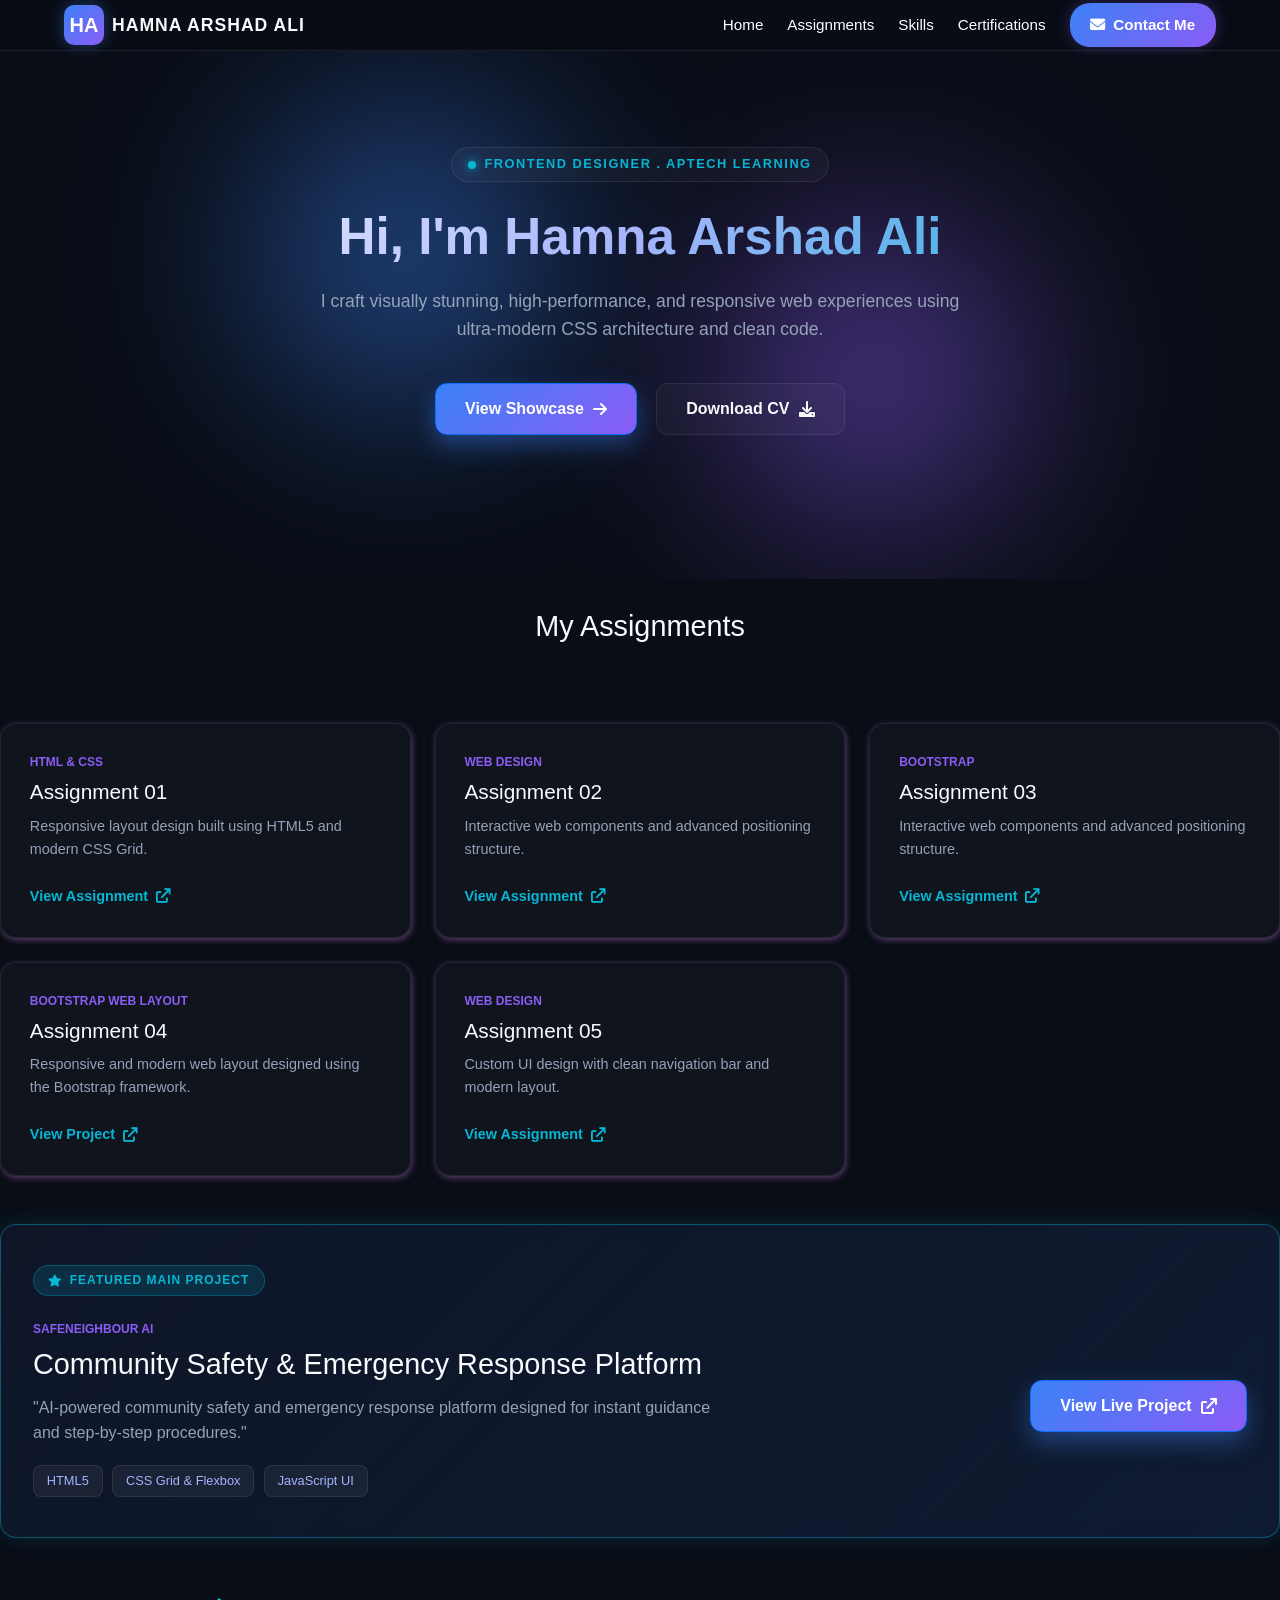
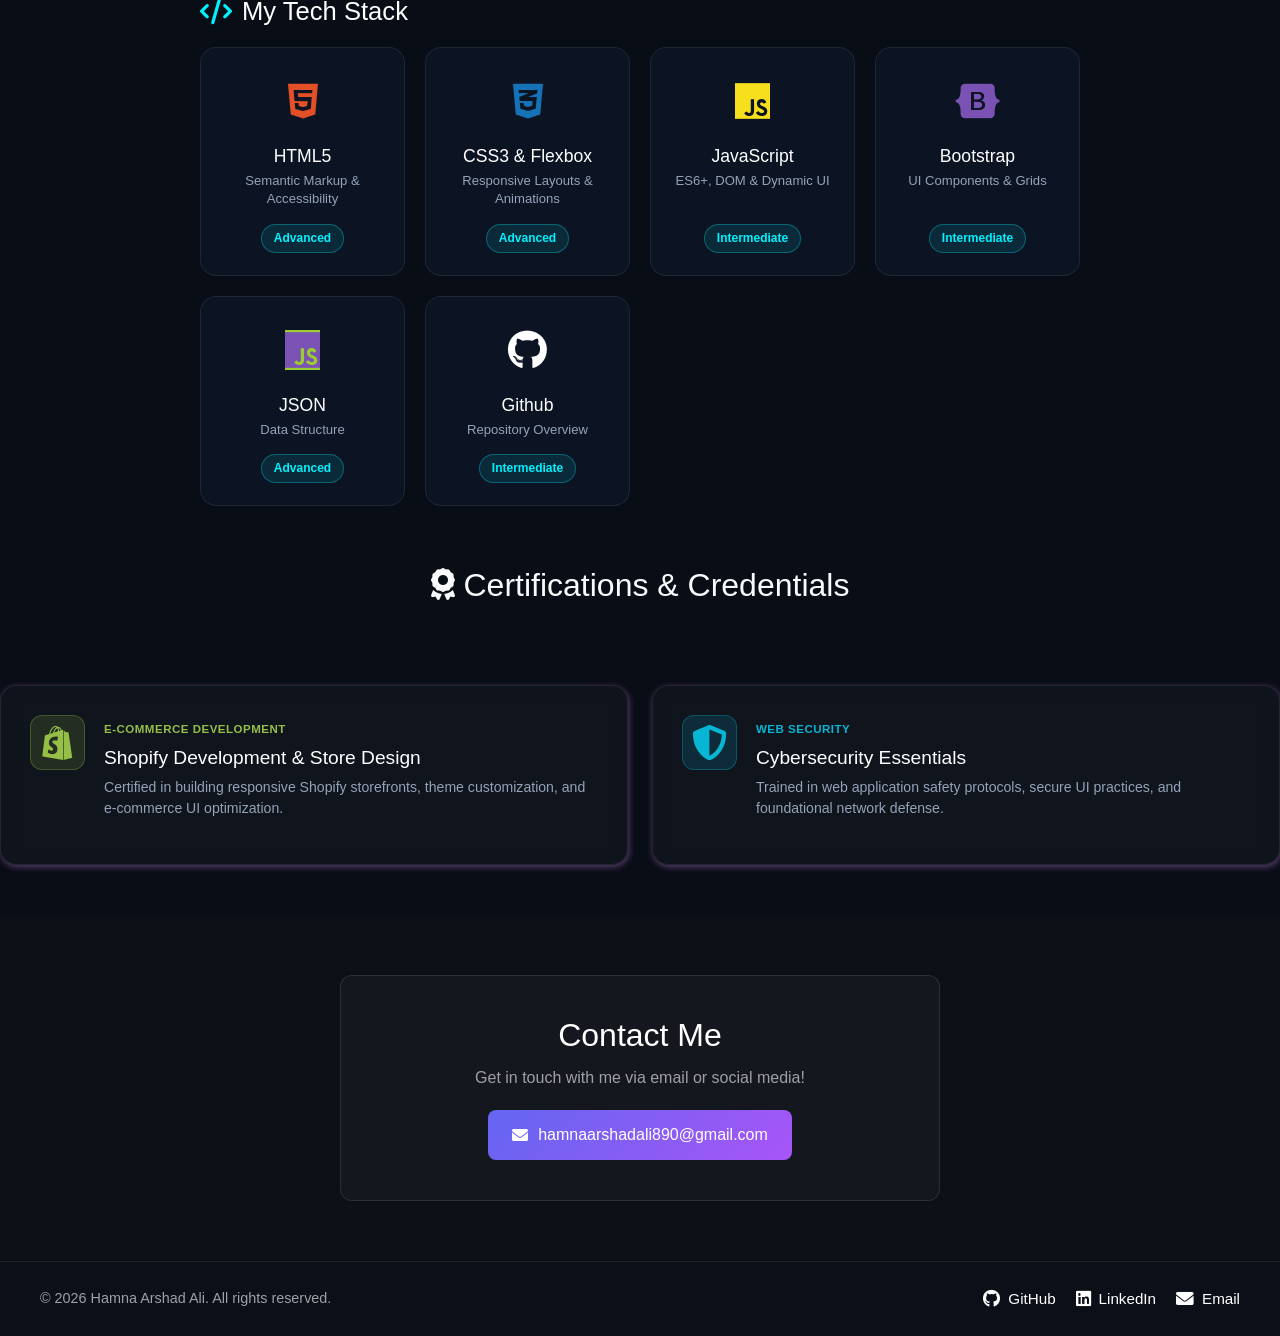
<file: index.html>
<!DOCTYPE html>
<html lang="en">

<head>
  <meta charset="UTF-8">
  <meta name="viewport" content="width=device-width, initial-scale=1.0">
  <title>Hamna Arshad Ali - Portfolio Portal</title>
  
  <!-- Bootstrap 5 CSS CDN -->
  <link href="https://cdn.jsdelivr.net/npm/bootstrap@5.3.3/dist/css/bootstrap.min.css" rel="stylesheet">
  
  <!-- FontAwesome Icons -->
  <link rel="stylesheet" href="https://cdnjs.cloudflare.com/ajax/libs/font-awesome/6.0.0/css/all.min.css">
  
  <!-- Custom Stylesheet -->
  <link rel="stylesheet" href="styleportal.css">
</head>

<body>

  <!-- ================= Bootstrap 5 Header / Navbar ================= -->
  <header class="main-header navbar navbar-expand-lg sticky-top p-0">
    <div class="header-container container-fluid">
      
      <!-- Logo Section -->
      <a href="#" class="logo navbar-brand d-flex align-items-center gap-2 m-0">
        <div class="logo-badge">HA</div>
        <span class="logo-text">HAMNA ARSHAD ALI</span>
      </a>

      <!-- Mobile Toggle / Hamburger Button -->
      <button class="navbar-toggler border-0 text-white shadow-none px-0" type="button" data-bs-toggle="collapse" data-bs-target="#navbarNavNav" aria-controls="navbarNavNav" aria-expanded="false" aria-label="Toggle navigation">
        <i class="fa-solid fa-bars fs-3 text-white"></i>
      </button>

      <!-- Navigation Links -->
      <div class="collapse navbar-collapse" id="navbarNavNav">
        <nav class="nav-links navbar-nav ms-auto align-items-lg-center gap-lg-4 mt-3 mt-lg-0">
          <a class="nav-link p-0 text-white" href="#home">Home</a>
          <a class="nav-link p-0 text-white" href="#assignments">Assignments</a>
          <a class="nav-link p-0 text-white" href="#skills">Skills</a>
          <a class="nav-link p-0 text-white" href="#certifications">Certifications</a>
          <a href="mailto:hamnaarshadali890@gmail.com" class="nav-cta text-decoration-none d-inline-flex align-items-center gap-2 mt-2 mt-lg-0">
            <i class="fa-solid fa-envelope"></i> Contact Me
          </a>
        </nav>
      </div>

    </div>
  </header>

  <!-- ================= Hero Banner ================= -->
  <section id="home" class="hero-banner">
    <div class="glow-orb glow-1"></div>
    <div class="glow-orb glow-2"></div>

    <div class="hero-container">
      <div class="hero-content">
        <div class="badge-tag">
          <span class="pulse-dot"></span> FRONTEND DESIGNER . APTECH LEARNING
        </div>

        <h1 class="gradient-text">Hi, I'm Hamna Arshad Ali</h1>

        <p class="hero-description">
          I craft visually stunning, high-performance, and responsive web experiences using ultra-modern CSS
          architecture and clean code.
        </p>

        <div class="hero-btns">
          <a href="#assignments" class="btn btn-primary">
            View Showcase <i class="fa-solid fa-arrow-right"></i>
          </a>
          <a href="project cv.pdf" download class="btn btn-glass">
            Download CV <i class="fa-solid fa-download"></i>
          </a>
        </div>
      </div>
    </div>
  </section>

  <!-- ================= Main Portal Grid ================= -->
  <main class="main-container">

    <section class="assignments-section" id="assignments">
      <h2 class="section-title">My Assignments</h2>

      <div class="projects-grid">
        <div class="glass-card project-card">
          <div class="project-tag">HTML & CSS</div>
          <h4>Assignment 01</h4>
          <p>Responsive layout design built using HTML5 and modern CSS Grid.</p>
          <a href="assignment1.html" target="_blank" class="project-link">
            View Assignment <i class="fa-solid fa-arrow-up-right-from-square"></i>
          </a>
        </div>

        <div class="glass-card project-card">
          <div class="project-tag">Web Design</div>
          <h4>Assignment 02</h4>
          <p>Interactive web components and advanced positioning structure.</p>
          <a href="Gallery.html" target="_blank" class="project-link">
            View Assignment <i class="fa-solid fa-arrow-up-right-from-square"></i>
          </a>
        </div>

        <div class="glass-card project-card">
          <div class="project-tag">Bootstrap</div>
          <h4>Assignment 03</h4>
          <p>Interactive web components and advanced positioning structure.</p>
          <a href="Assignment.html" target="_blank" class="project-link">
            View Assignment <i class="fa-solid fa-arrow-up-right-from-square"></i>
          </a>
        </div>

        <div class="glass-card project-card">
          <div class="project-tag">Bootstrap Web Layout</div>
          <h4>Assignment 04</h4>
          <p>Responsive and modern web layout designed using the Bootstrap framework.</p>
          <a href="bootstrap.html" target="_blank" class="project-link">
            View Project <i class="fa-solid fa-arrow-up-right-from-square"></i>
          </a>
        </div>

        <div class="glass-card project-card">
          <div class="project-tag">Web Design</div>
          <h4>Assignment 05</h4>
          <p>Custom UI design with clean navigation bar and modern layout.</p>
          <a href="Scents by NA.html" target="_blank" class="project-link">
            View Assignment <i class="fa-solid fa-arrow-up-right-from-square"></i>
          </a>
        </div>
      </div>

      <!-- Featured Project Section -->
      <div class="featured-project-section">
        <div class="glass-card featured-project-card">
          <div class="featured-badge">
            <i class="fa-solid fa-star"></i> Featured Main Project
          </div>

          <div class="featured-content">
            <div class="project-info">
              <span class="project-tag">SafeNeighbour AI</span>
              <h3>Community Safety & Emergency Response Platform</h3>
              <p>"AI-powered community safety and emergency response platform designed for instant guidance and
                step-by-step procedures."</p>

              <div class="project-tech-tags">
                <span>HTML5</span>
                <span>CSS Grid & Flexbox</span>
                <span>JavaScript UI</span>
              </div>
            </div>

            <div class="project-action">
              <a href="index1.html" target="_blank" class="btn btn-primary project-btn">
                View Live Project <i class="fa-solid fa-arrow-up-right-from-square"></i>
              </a>
            </div>
          </div>
        </div>
      </div>
    </section>

    <section class="skills-section" id="skills">
      <div class="skills-header">
        <h2><i class="fa-solid fa-code"></i> My Tech Stack</h2>
      </div>

      <div class="skills-card-grid">
        <div class="tech-card html-card">
          <div class="tech-icon"><i class="fa-brands fa-html5"></i></div>
          <div class="tech-details">
            <h3>HTML5</h3>
            <p>Semantic Markup & Accessibility</p>
          </div>
          <span class="skill-badge">Advanced</span>
        </div>

        <div class="tech-card css-card">
          <div class="tech-icon"><i class="fa-brands fa-css3-alt"></i></div>
          <div class="tech-details">
            <h3>CSS3 & Flexbox</h3>
            <p>Responsive Layouts & Animations</p>
          </div>
          <span class="skill-badge">Advanced</span>
        </div>

        <div class="tech-card js-card">
          <div class="tech-icon"><i class="fa-brands fa-js"></i></div>
          <div class="tech-details">
            <h3>JavaScript</h3>
            <p>ES6+, DOM & Dynamic UI</p>
          </div>
          <span class="skill-badge">Intermediate</span>
        </div>

        <div class="tech-card bs-card">
          <div class="tech-icon"><i class="fa-brands fa-bootstrap"></i></div>
          <div class="tech-details">
            <h3>Bootstrap</h3>
            <p>UI Components & Grids</p>
          </div>
          <span class="skill-badge">Intermediate</span>
        </div>
        <div class="tech-card bs-card">
          <div class="tech-icon"><i class="fa-brands fa-js" style="background: yellowgreen;"></i></div>
          <div class="tech-details">
            <h3>JSON</h3>
            <p>Data Structure</p>
          </div>
          <span class="skill-badge">Advanced</span>
        </div>
        <div class="tech-card bs-card">
          <div class="tech-icon"><i class="fa-brands fa-github" style="color: white;"></i></div>
          <div class="tech-details">
            <h3>Github</h3>
            <p>Repository Overview</p>
          </div>
          <span class="skill-badge">Intermediate</span>
        </div>
      </div>
    </section>

    <section class="certifications-section" id="certifications">
      <div class="section-title">
        <h2><i class="fa-solid fa-award"></i> Certifications & Credentials</h2>
      </div>

      <div class="cert-grid">
        <div class="cert-card glass-card">
          <div class="cert-icon shopify-icon"><i class="fa-brands fa-shopify"></i></div>
          <div class="cert-info">
            <span class="cert-badge">E-Commerce Development</span>
            <h3>Shopify Development & Store Design</h3>
            <p>Certified in building responsive Shopify storefronts, theme customization, and e-commerce UI
              optimization.</p>
          </div>
        </div>

        <div class="cert-card glass-card">
          <div class="cert-icon security-icon"><i class="fa-solid fa-shield"></i></div>
          <div class="cert-info">
            <span class="cert-badge security-badge">Web Security</span>
            <h3>Cybersecurity Essentials</h3>
            <p>Trained in web application safety protocols, secure UI practices, and foundational network defense.</p>
          </div>
        </div>
      </div>
    </section>

  </main>

  <!-- ================= Contact Section ================= -->
  <section id="contact" class="contact-section">
    <div class="contact-card">
      <h2>Contact Me</h2>
      <p>Get in touch with me via email or social media!</p>
      <a href="mailto:hamnaarshadali890@gmail.com" class="contact-email-btn">
        <i class="fa-solid fa-envelope"></i> hamnaarshadali890@gmail.com
      </a>
    </div>
  </section>

  <!-- ================= Site Footer ================= -->
  <footer class="site-footer">
    <div class="footer-container">
      <p class="copyright-text">&copy; 2026 Hamna Arshad Ali. All rights reserved.</p>

      <div class="footer-social-links">
        <a href="https://github.com/hamnaarshadali890-source" target="_blank" rel="noopener noreferrer" class="footer-link">
          <i class="fa-brands fa-github"></i> <span>GitHub</span>
        </a>
        <a href="https://linkedin.com" target="_blank" rel="noopener noreferrer" class="footer-link">
          <i class="fa-brands fa-linkedin"></i> <span>LinkedIn</span>
        </a>
        <a href="mailto:hamnaarshadali890@gmail.com" class="footer-link">
          <i class="fa-solid fa-envelope"></i> <span>Email</span>
        </a>
      </div>
    </div>
  </footer>

  <!-- Bootstrap 5 Bundle JS (Includes Popper) -->
  <script src="https://cdn.jsdelivr.net/npm/bootstrap@5.3.3/dist/js/bootstrap.bundle.min.js"></script>
</body>

</html>
</file>
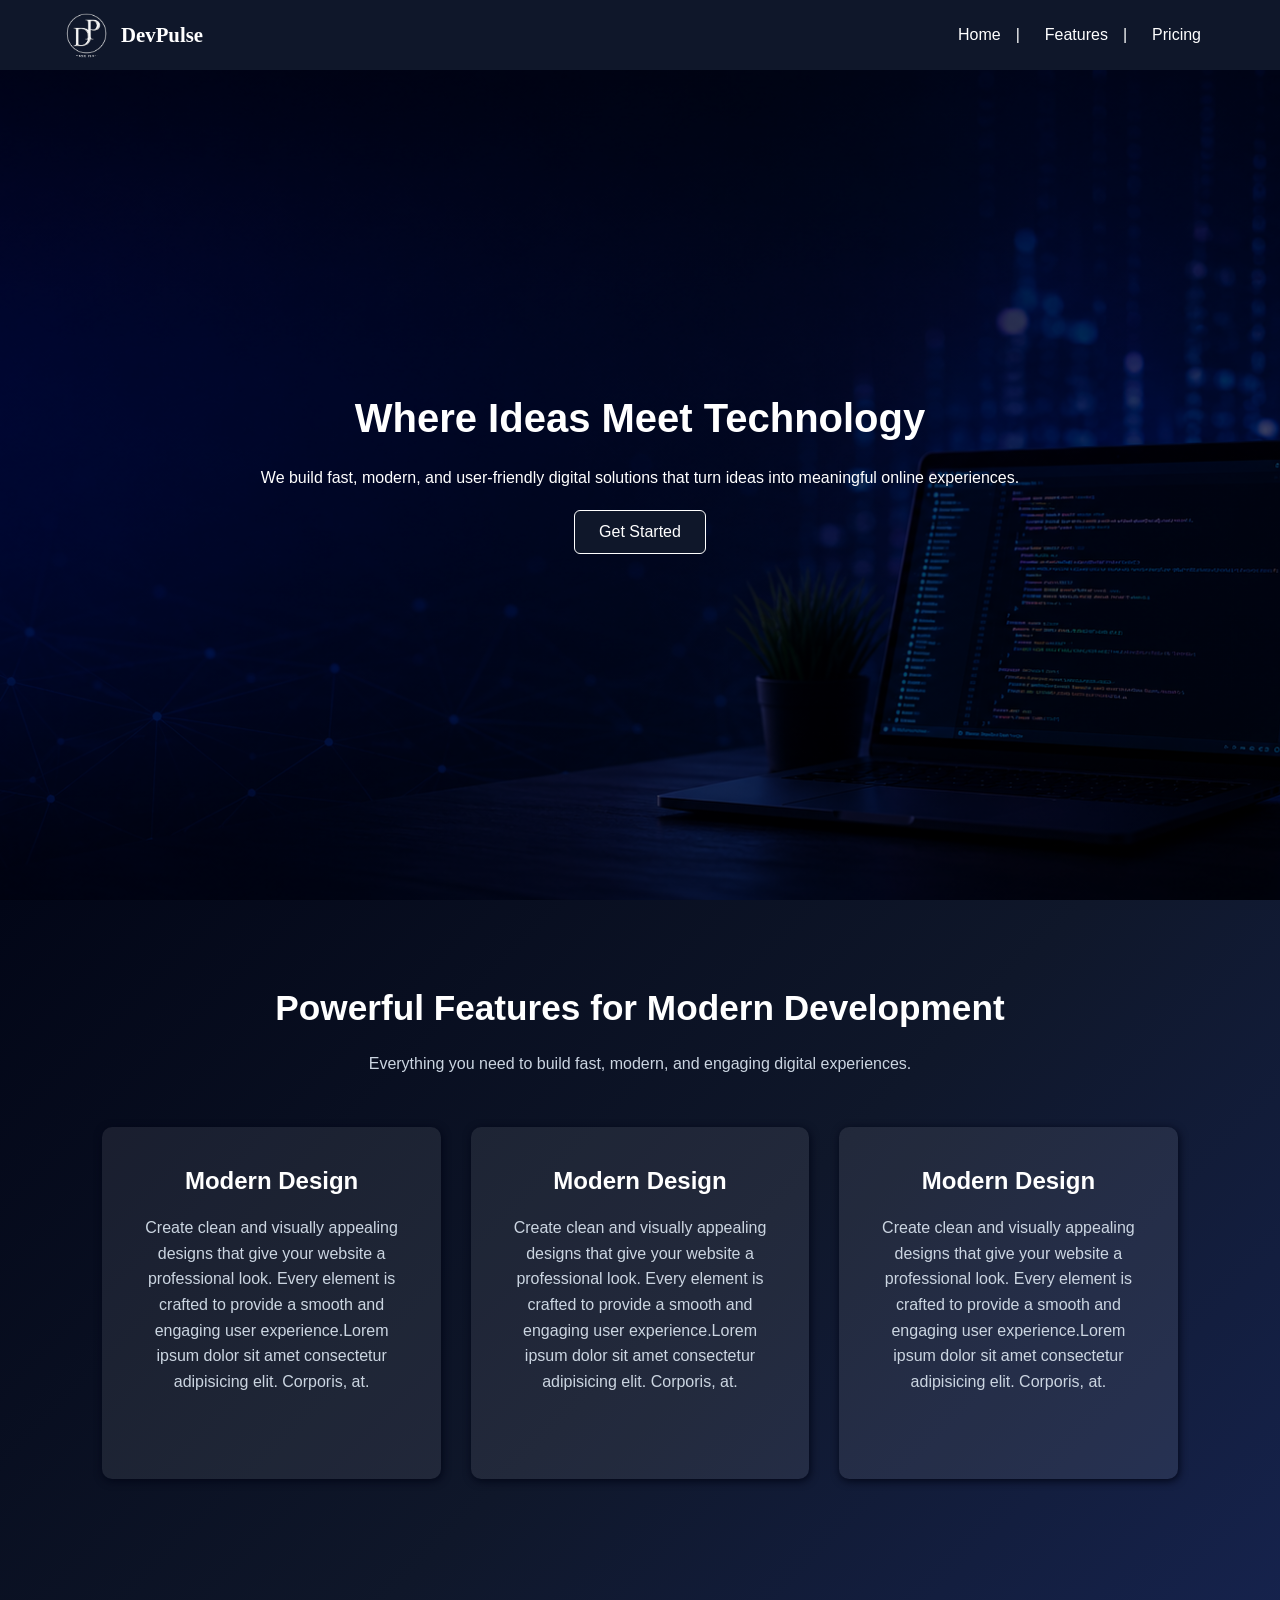
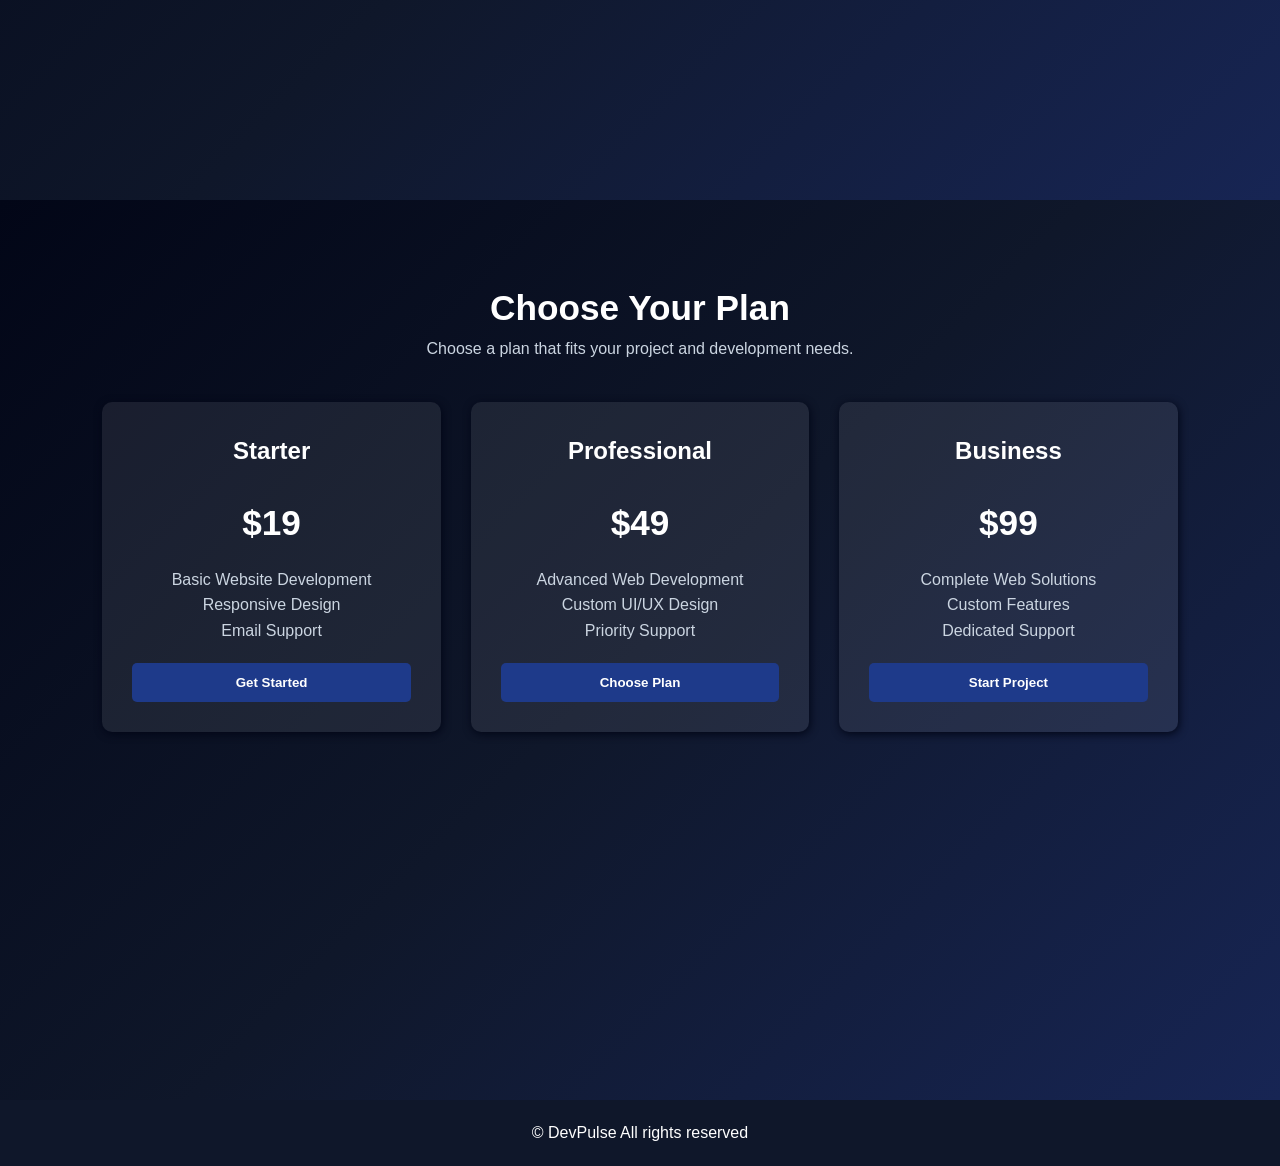
<file: assignment1.html>
<!DOCTYPE html>
<html lang="en">
<head>
    <meta charset="UTF-8">
    <meta name="viewport" content="width=device-width, initial-scale=1.0">
    <title>DevPulse</title>
    <link rel="stylesheet" href="style1.css">
    <link rel="shortcut icon" href="dp logo.png">
</head>
<body>
    <header>
        <nav>
            <div class="logo">
                <img src="dp logo.png" alt="">DevPulse
            </div>
            <ul class="nav-content">
                <li><a href="#home">Home</a>|</li>
                <li><a href="#features">Features</a>|</li>
                <li><a href="#pricing">Pricing</a></li>
            </ul>
        </nav>
    </header>
    <main>

        <!--- Hero-Section--->
        <section id="home">
            <div class="hero-section">
                <div class="hero">
            <h1>Where Ideas Meet Technology</h1>
            <p>We build fast, modern, and user-friendly digital solutions that turn ideas into meaningful online experiences.</p>
            <button class="cta-primary"><a href="#features">Get Started</a></button>
                </div>
            </div>
        </section>

       <!--Features-Section-->

       <section id="features" class="features">

        <h1>Powerful Features for Modern Development</h1>
        <p>Everything you need to build fast, modern, and engaging digital experiences.</p>

        <!--CARD-FEATURES-->
        <div class="cards">
            <div class="col">
                <div class="card-body">
                    <div class="card-title">
                        <h2>Modern Design</h2>
                    </div>
                    <div class="card-text">
                        <p>Create clean and visually appealing designs that give your website a professional look.
                         Every element is crafted to provide a smooth and engaging user experience.Lorem ipsum dolor sit amet consectetur adipisicing elit. Corporis, at.</p>
                    </div>
                </div>
            </div>
            <div class="col">
                <div class="card-body">
                    <div class="card-title">
                        <h2>Modern Design</h2>
                    </div>
                    <div class="card-text">
                        <p>Create clean and visually appealing designs that give your website a professional look.
                         Every element is crafted to provide a smooth and engaging user experience.Lorem ipsum dolor sit amet consectetur adipisicing elit. Corporis, at.</p>
                    </div>
                </div>
            </div>
            <div class="col">
                <div class="card-body">
                    <div class="card-title">
                        <h2>Modern Design</h2>
                    </div>
                    <div class="card-text">
                        <p>Create clean and visually appealing designs that give your website a professional look.
                         Every element is crafted to provide a smooth and engaging user experience.Lorem ipsum dolor sit amet consectetur adipisicing elit. Corporis, at.</p>
                    </div>
                </div>
            </div>
        </div>
       </section>

       <!--pricing-->
       <section class="pricing" id="pricing">

    <h1>Choose Your Plan</h1>
    <p class="pricing-text">
        Choose a plan that fits your project and development needs.
    </p>

    <div class="pricing-cards">

        <div class="price-card">
            <h2>Starter</h2>
            <h3>$19</h3>
            <p>Basic Website Development</p>
            <p>Responsive Design</p>
            <p>Email Support</p>
            <button>Get Started</button>
        </div>

        <div class="price-card">
            <h2>Professional</h2>
            <h3>$49</h3>
            <p>Advanced Web Development</p>
            <p>Custom UI/UX Design</p>
            <p>Priority Support</p>
            <button>Choose Plan</button>
        </div>

        <div class="price-card">
            <h2>Business</h2>
            <h3>$99</h3>
            <p>Complete Web Solutions</p>
            <p>Custom Features</p>
            <p>Dedicated Support</p>
            <button>Start Project</button>
        </div>

    </div>

</section>
    </main>

    <footer>
        <p>&copy; DevPulse All rights reserved</p>
    </footer>
    
</body>
</html>
</file>
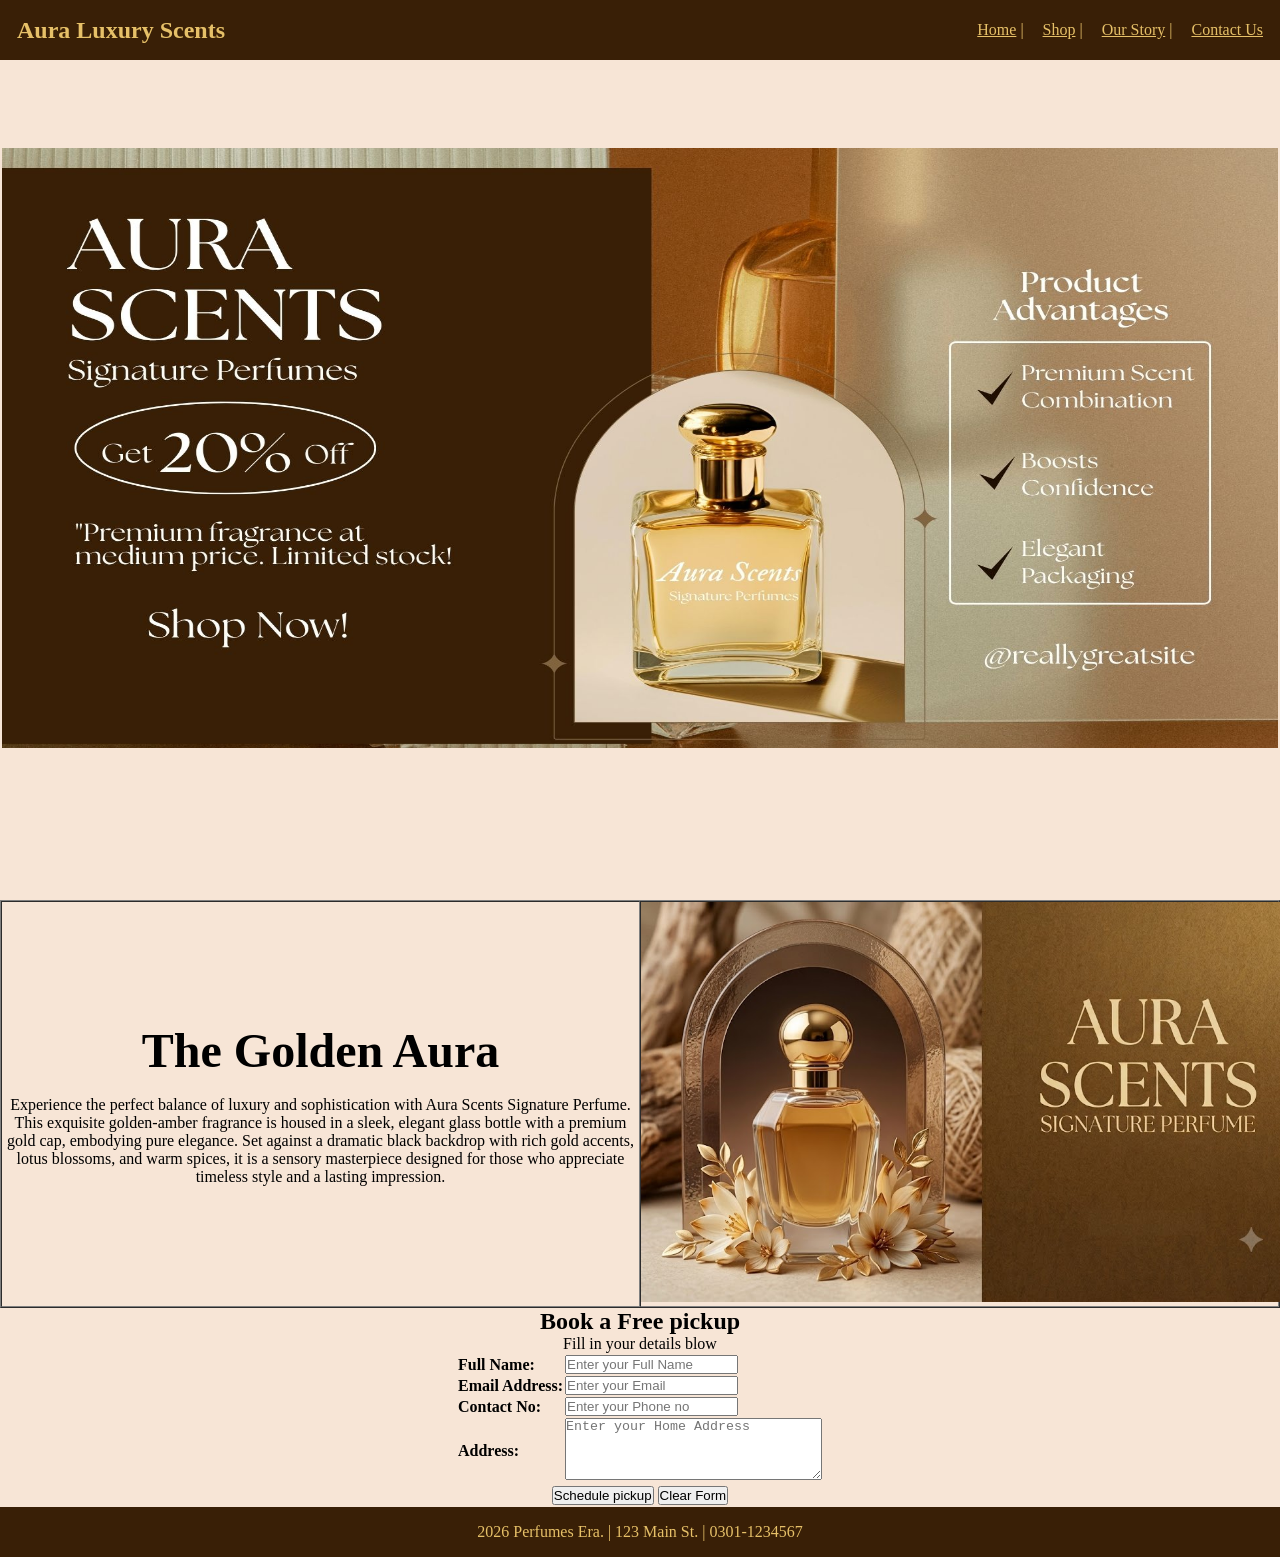
<file: Aura Scents.html>
<!DOCTYPE html>
<html lang="en">
<head>
    <meta charset="UTF-8">
    <meta name="viewport" content="width=device-width, initial-scale=1.0">
    <title>Signature scents</title>
    <link rel="short icon" href="a71itz9cn-removebg-preview.png">
    <style>
        *{
            margin: 0;padding: 0;box-sizing: border-box;
        }
        html{
            scroll-behavior: smooth;
        }
        .header{
            position: fixed;
            height: 60px;
        }
        .section{
            height: 100vh;
        }
    </style>
</head>
<body bgcolor="#F7E5D6">
        <table width="100%" bgcolor="#391F06" class="header">
            <tr>
                <td align="left" style="padding-left: 15px;">
                    <h2><font face="Victor Mono" color="E6C068" size="5">Aura Luxury Scents</font></h2></td>
                <td align="right" style="padding-right: 15px;">
                     <nav>
                        <a href="#home" style="margin-left:  15px; text-decoration: none; color: #E6C068;"><u>Home</u> |</a>
                        <a href="#shop" style="margin-left: 15px; text-decoration: none; color: #E6C068;"><u>Shop</u> |</a>
                        <a href="#Our Story" style="margin-left: 15px; text-decoration: none; color: #E6C068;"><u>Our Story</u> |</a>
                        <a href="#Contact Us" style="margin-left: 15px; text-decoration: none; color: #E6C068;"><u>Contact Us</u></a>
                    </nav>       
                </td>
            </tr>
        </table>
        <table width="100%" class="section">
            <tr>
                <td><img src="aura.jpeg.jpg" alt="perfume" height="600" width="100%"></td>
            </tr>
        </table>  
        <table width="100%" height="300" cellpading="0" cellspacing="0" border="1">
            <tr>
                <td align="center" valign="middle" width 50%>
                    <font face="Operater Mono" size="7" id="Our Story"><b>The Golden Aura</b></font>
                    <br><br>
                    <font size="3">Experience the perfect balance of luxury and sophistication with Aura Scents Signature Perfume. This exquisite golden-amber fragrance is housed in a sleek, elegant glass bottle with a premium gold cap, embodying pure elegance. Set against a dramatic black backdrop with rich gold accents, lotus blossoms, and warm spices, it is a sensory masterpiece designed for those who appreciate timeless style and a lasting impression.</font>
                </td>
                <td width="50%" align="center" valign="middle"><img src="ddd.jpg" alt="perfume" width="105%" height="400"></td>
            </tr>
        </table>
        <center>
            <h2 align="center" valign="middle" id="shop">
                <b>Book a Free pickup</b></h2>
            <p align="center" valign="middle">Fill in your details blow</p>
            <Form>
                <table>
                    <tr>
                        <td><b>Full Name:</b></td>
                         <td><input type="text" placeholder="Enter your Full Name"></td>
                    </tr>
                    <tr>
                        <td><b>Email Address:</b></td>
                         <td><input type="text" placeholder="Enter your Email"></td>
                    </tr>
                    <tr>
                        <td><b>Contact No:</b></td>                       
                         <td><input type="tel" placeholder="Enter your Phone no"></td>
                    </tr>
                    <tr>
                        <td valign="middle"><b>Address:</b></td>
    
                         <td><textarea rows="4" cols="30" placeholder="Enter your Home Address"></textarea></td>
                    </tr>
                </center>
                    <center>
                    <tr>
                        <td colspan="2" align="center" valign="middle">
                         <input type="submit" value="Schedule pickup">
                         <input type="reset" value="Clear Form">
                        </td>
                    </tr>
            </table>
        </Form>
        </center>
        <table width="100%" Height="50" bgcolor="#391F06">
            <tr>
                <td align="center" valign="middle">
        <font face="times new roman" size="3" color="#E6C068" id="Contact">2026 Perfumes Era. | 123 Main St. | 0301-1234567</font>
        </td>
    </tr>
</table>
    </body>
</html>
</file>
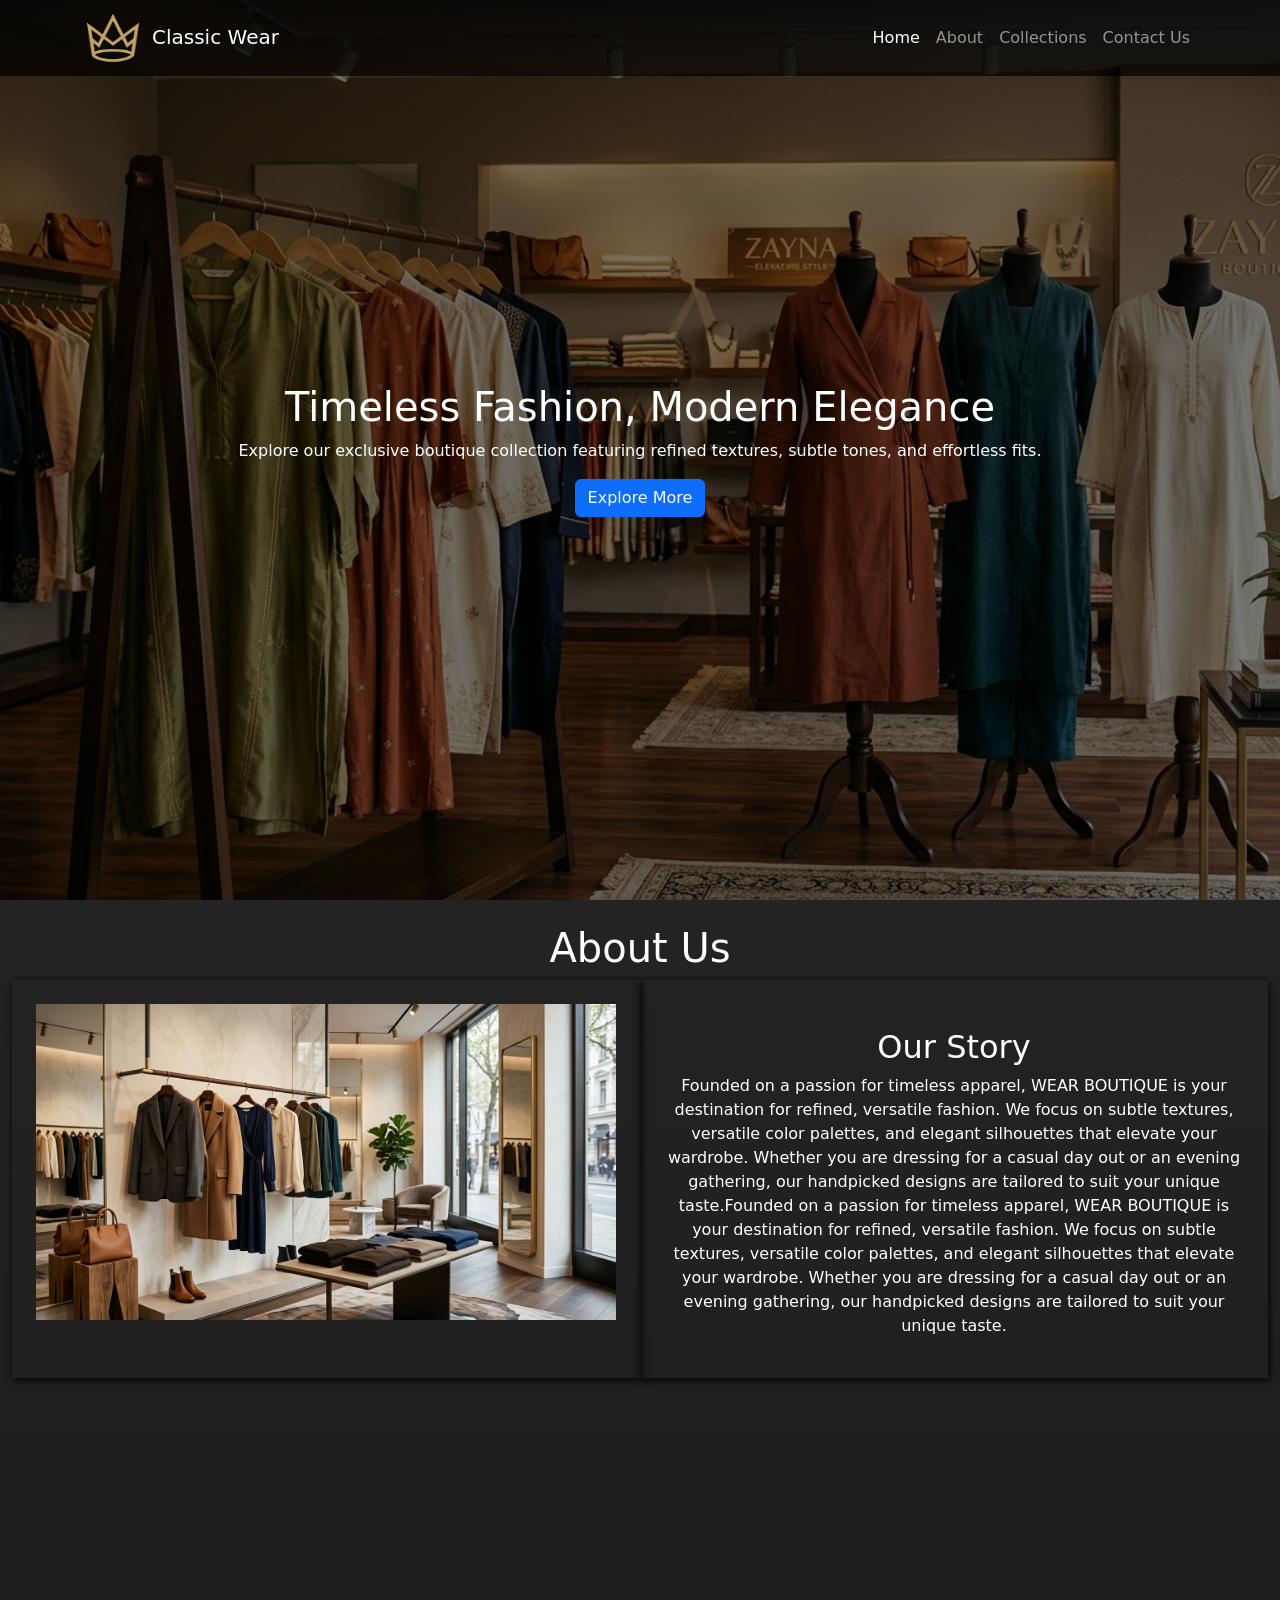
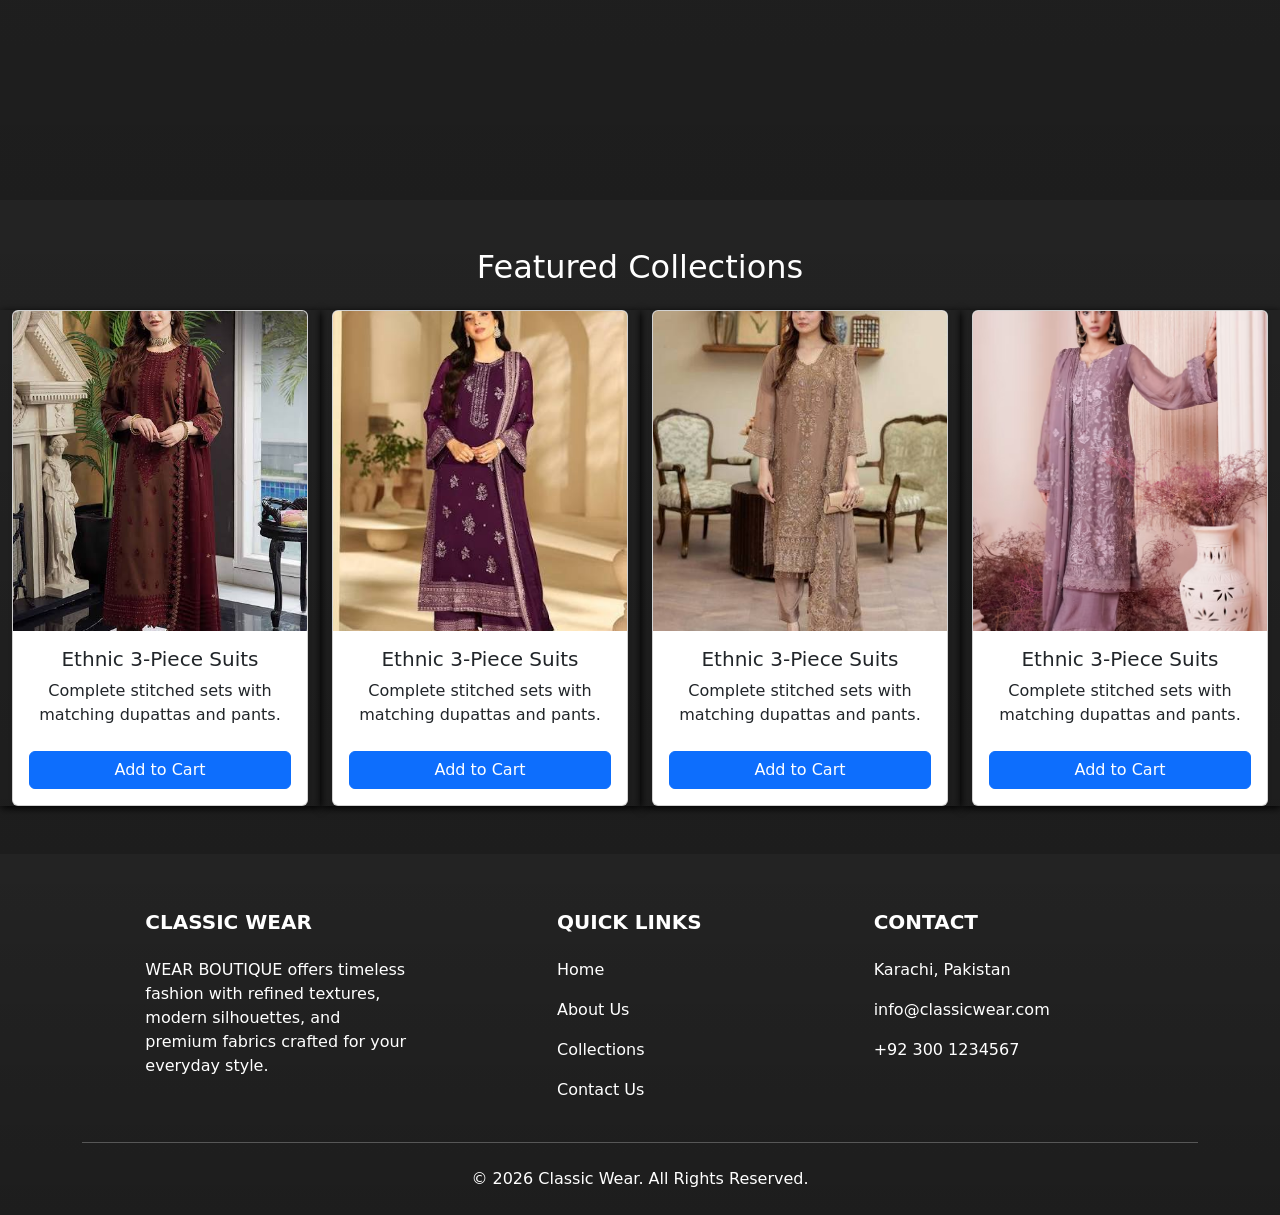
<file: bootstrap.html>
<!doctype html>
<html lang="en" data-bs-theme="light">
    <head>
        <title>Classic Wear</title>
        <link rel="shortcut icon" href="wlogo.png">
        <!-- Required meta tags -->
        <meta charset="utf-8" />
        <meta name="viewport" content="width=device-width, initial-scale=1" />

        <!-- Bootstrap CSS v5.3.8 -->
        <link
            href="https://cdn.jsdelivr.net/npm/bootstrap@5.3.8/dist/css/bootstrap.min.css"
            rel="stylesheet"
            integrity="sha384-sRIl4kxILFvY47J16cr9ZwB07vP4J8+LH7qKQnuqkuIAvNWLzeN8tE5YBujZqJLB"
            crossorigin="anonymous"
        />
        <!-- CSS STYLING -->
         <style>
            nav{
                background: linear-gradient(rgba(0, 0, 0, 0.845),rgba(0, 0, 0, 0.708));
                backdrop-filter: blur(2);
            }
            .navbar-brand img{
                width: 70px;
                height: 50px;
            }
            section{
                height: 100vh;
            }
            section#hero{
                background: linear-gradient(rgba(0, 0, 0, 0.548),rgba(0,0,0,0.5)),url(bt2.jpg);
                background-size: cover;
                object-fit: cover;
            }
            section#About{
                background:linear-gradient(rgba(0, 0, 0, 0.863),rgba(0, 0, 0, 0.886)) ;
            }
            .col{
                box-shadow: 1px 2px 8px black;
                transition: 1.3s;
            }
             .col:hover{
                transform: translateY(10px);
            }
            .features{
                background:linear-gradient(rgba(0, 0, 0, 0.863),rgba(0, 0, 0, 0.886)) ;
            }
            .product-card {
                transition: transform 0.3s ease, box-shadow 0.3s ease;
            }
            .product-card:hover {
                transform: translateY(-8px);
                box-shadow: 0 10px 20px rgba(0,0,0,0.2) !important;
            }
            .product-card img {
                height: 320px;
                object-fit: cover;
            }
            footer{
                background:linear-gradient(rgba(0, 0, 0, 0.863),rgba(0, 0, 0, 0.886));
            }
          
         </style>
    </head>

    <body>
        <header>
            <nav
                class="navbar navbar-expand-lg navbar-dark position-fixed w-100 z-2"
            >
                <div class="container">
                    <a class="navbar-brand" href="#"><img src="wlogo.png" class="pe-2">Classic Wear</a>
                    <button
                        class="navbar-toggler d-lg-none"
                        type="button"
                        data-bs-toggle="collapse"
                        data-bs-target="#collapsibleNavId"
                        aria-controls="collapsibleNavId"
                        aria-expanded="false"
                        aria-label="Toggle navigation"
                    >
                        <span class="navbar-toggler-icon"></span>
                    </button>
                    <div class="collapse navbar-collapse" id="collapsibleNavId">
                        <ul class="navbar-nav ms-auto mt-2 mt-lg-0">
                            <li class="nav-item">
                                <a class="nav-link active" href="#hero" aria-current="page"
                                    >Home
                                    <span class="visually-hidden">(current)</span></a
                                >
                            </li>
                            <li class="nav-item">
                                <a class="nav-link" href="#About">About</a>
                            </li>
                            <li class="nav-item">
                                <a class="nav-link" href="#features">Collections</a>
                            </li>
                            <li class="nav-item">
                                <a class="nav-link" href="#footer">Contact Us</a>
                            </li>
                          
                        </ul>
                    </div>
                </div>
            </nav>
            
        </header>
        <main>
            <section id="hero" class="container-fluid text-center d-flex flex-column justify-content-center">
                <div class="container">
                <h1 class=" text-white">Timeless Fashion, Modern Elegance</h1>
                <p class=" text-white">Explore our exclusive boutique collection featuring refined textures, subtle tones, and effortless fits.</p>
                <button class="btn btn btn-primary"><a href="#About" class="text-light text-decoration-none">Explore More</a></button>
                </div>
            </section>

            <section id="About" class="about container-fluid p-4">
                <h1 class="text-center mb-2 text-white">About Us</h1>
                <div class="row">
                <div class="col text-center p-4"><img src="bt3.jpg" class="w-100"></div>
                <div class="col text-center p-4 pt-5 text-white">
                <h2>Our Story</h2>
                <p>Founded on a passion for timeless apparel, WEAR BOUTIQUE is your destination for refined, versatile fashion. We focus on subtle textures, versatile color palettes, and elegant silhouettes that elevate your wardrobe. Whether you are dressing for a casual day out or an evening gathering, our handpicked designs are tailored to suit your unique taste.Founded on a passion for timeless apparel, WEAR BOUTIQUE is your destination for refined, versatile fashion. We focus on subtle textures, versatile color palettes, and elegant silhouettes that elevate your wardrobe. Whether you are dressing for a casual day out or an evening gathering, our handpicked designs are tailored to suit your unique taste.</p></div>
                </div>
            </section>
            
            <div id="features" class="features container-fluid py-5">
                <h2 class="text-center mb-4 text-white">Featured Collections</h2>
                <div class="row row-cols-1 row-cols-sm-2 row-cols-lg-4 g-4">
                    
                    <!-- Card 1 -->
                    <div class="col">
                        <div class="card h-100 shadow-sm product-card">
                            <img src="images..jpg" class="card-img-top" alt="Product Image">
                            <div class="card-body d-flex flex-column">
                                <h5 class="card-title text-center">Ethnic 3-Piece Suits</h5>
                                <p class="card-text flex-grow-1 text-center">Complete stitched sets with matching dupattas and pants.</p>
                                <button class="btn btn-primary w-100 mt-2">Add to Cart</button>
                            </div>
                        </div>
                    </div>

                    <!-- Card 2 -->
                    <div class="col">
                        <div class="card h-100 shadow-sm product-card">
                            <img src="images3.jpg" class="card-img-top" alt="Product Image">
                            <div class="card-body d-flex flex-column">
                                <h5 class="card-title text-center">Ethnic 3-Piece Suits</h5>
                                <p class="card-text flex-grow-1 text-center">Complete stitched sets with matching dupattas and pants.</p>
                                <button class="btn btn-primary w-100 mt-2">Add to Cart</button>
                            </div>
                        </div>
                    </div>

                    <!-- Card 3 -->
                    <div class="col">
                        <div class="card h-100 shadow-sm product-card">
                            <img src="images4.jpg" class="card-img-top" alt="Product Image">
                            <div class="card-body d-flex flex-column">
                                <h5 class="card-title text-center">Ethnic 3-Piece Suits</h5>
                                <p class="card-text flex-grow-1 text-center">Complete stitched sets with matching dupattas and pants.</p>
                                <button class="btn btn-primary w-100 mt-2">Add to Cart</button>
                            </div>
                        </div>
                    </div>

                    <!-- Card 4 -->
                    <div class="col">
                        <div class="card h-100 shadow-sm product-card">
                            <img src="photo20a.avif" class="card-img-top" alt="Product Image">
                            <div class="card-body d-flex flex-column">
                                <h5 class="card-title text-center">Ethnic 3-Piece Suits</h5>
                                <p class="card-text flex-grow-1 text-center">Complete stitched sets with matching dupattas and pants.</p>
                                <button class="btn btn-primary w-100 mt-2">Add to Cart</button>
                            </div>
                        </div>
                    </div>

                </div>
            </div>
        </main>
            <footer id="footer" class=" text-white pt-5 pb-4">
    <div class="container text-center text-md-start">
        <div class="row text-center text-md-start">
            
            <!-- Column 1: About / Brand -->
            <div class="col-md-4 col-lg-4 col-xl-3 mx-auto mt-2 ">
                <h5 class="text-uppercase mb-4 fw-bold text-white">Classic Wear</h5>
                <p>
                    WEAR BOUTIQUE offers timeless fashion with refined textures, modern silhouettes, and premium fabrics crafted for your everyday style.
                </p>
            </div>

            <!-- Column 2: Quick Links -->
            <div class="col-md-3 col-lg-2 col-xl-2 mx-auto mt-2">
                <h5 class="text-uppercase mb-4 fw-bold">Quick Links</h5>
                <p><a href="#" class="text-white text-decoration-none">Home</a></p>
                <p><a href="#About" class="text-white text-decoration-none">About Us</a></p>
                <p><a href="#" class="text-white text-decoration-none">Collections</a></p>
                <p><a href="#" class="text-white text-decoration-none">Contact Us</a></p>
            </div>

            <!-- Column 3: Contact Info -->
            <div class="col-md-4 col-lg-3 col-xl-3 mx-auto mt-2">
                <h5 class="text-uppercase mb-4 fw-bold">Contact</h5>
                <p> Karachi, Pakistan</p>
                <p> info@classicwear.com</p>
                <p> +92 300 1234567</p>
            </div>

        </div>

        <hr class="mb-4 mt-4">

        <!-- Copyright Line -->
        <div class="row align-items-center">
            <div class="col-md-12 text-center">
                <p class="mb-0">© 2026 Classic Wear. All Rights Reserved.</p>
            </div>
        </div>
    </div>

        </footer>
        <!-- Bootstrap JavaScript Bundle (includes Popper) -->
        <script
            src="https://cdn.jsdelivr.net/npm/bootstrap@5.3.8/dist/js/bootstrap.bundle.min.js"
            integrity="sha384-FKyoEForCGlyvwx9Hj09JcYn3nv7wiPVlz7YYwJrWVcXK/BmnVDxM+D2scQbITxI"
            crossorigin="anonymous"
        ></script>
    </body>
</html>
</file>
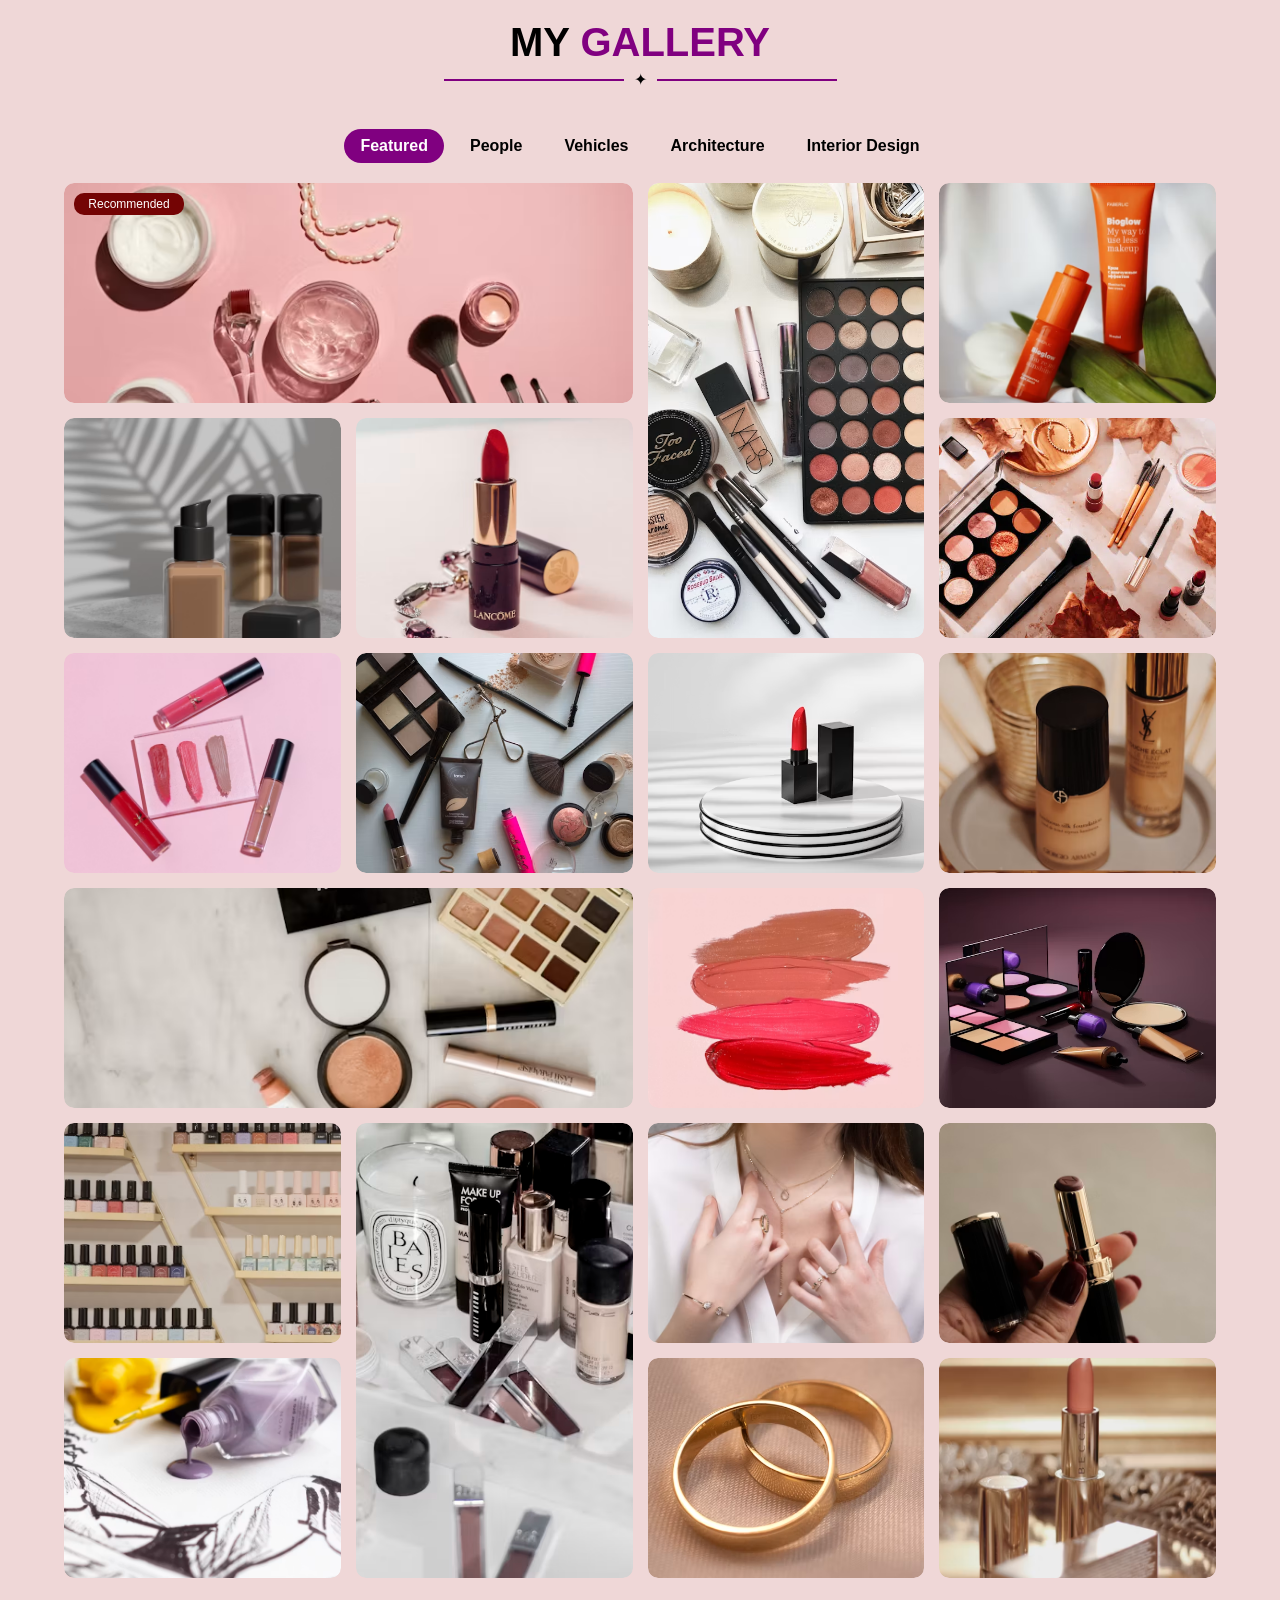
<file: Gallery.html>
<!DOCTYPE html>
<html lang="en">
<head>
    <meta charset="UTF-8">
    <meta name="viewport" content="width=device-width, initial-scale=1.0">
    <title>My Gallery</title>
    <link rel="stylesheet" href="stylegrid.css">
</head>
<body>

<header>
    <h1>MY <span>GALLERY</span></h1>
    <div class="heading-line">
    <span></span>
    ✦
    <span></span>
    </div>
</header>

<nav>
    <ul>
        <li><a href="featured" class="active">Featured</a></li>
        <li><a href="poeple">People</a></li>
        <li><a href="vehicle">Vehicles</a></li>
        <li><a href="Architecture">Architecture</a></li>
        <li><a href="Interior">Interior Design</a></li>
    </ul>
</nav>

<dive class="gallery">

    <div class="item wide">
        <div class="badges">Recommended</div>
        <img src="photo1.avif" alt="">
    </div>

    <div class="item tall">
        <img src="photo2.avif" alt="">
    </div>

    <div class="item">
        <img src="photo3.avif" alt="">
    </div>

    <div class="item">
        <img src="pic4.avif" alt="">
    </div>

    <div class="item">
        <img src="photo5.avif" alt="">
    </div>

    <div class="item">
        <img src="photo6.webp" alt="">
    </div>

    <div class="item">
        <img src="photo7.avif" alt="">
    </div>

    <div class="item">
        <img src="photo8.avif" alt="">
    </div>

    <div class="item">
        <img src="photo9.avif" alt="">
    </div>

    <div class="item">
        <img src="photo10.avif" alt="">
    </div>

    <div class="item wide">
        <img src="photo11.avif" alt="">
    </div>

    <div class="item">
        <img src="photo12.avif" alt="">
    </div>

    <div class="item">
        <img src="photo13.avif" alt="">
    </div>

    <div class="item">
        <img src="photo14.avif" alt="">
    </div>

    <div class="item tall">
        <img src="photo18.avif" alt="">
    </div>

    <div class="item">
        <img src="photo16.avif" alt="">
    </div>

    <div class="item">
        <img src="photo19.avif" alt="">
    </div>

    <div class="item">
        <img src="photo15.avif" alt="">
    </div>

    <div class="item">
        <img src="photo17.avif" alt="">
    </div>

    <div class="item">
        <img src="photo20.avif" alt="">
    </div>
    
</div>


</body>
</html>
</file>
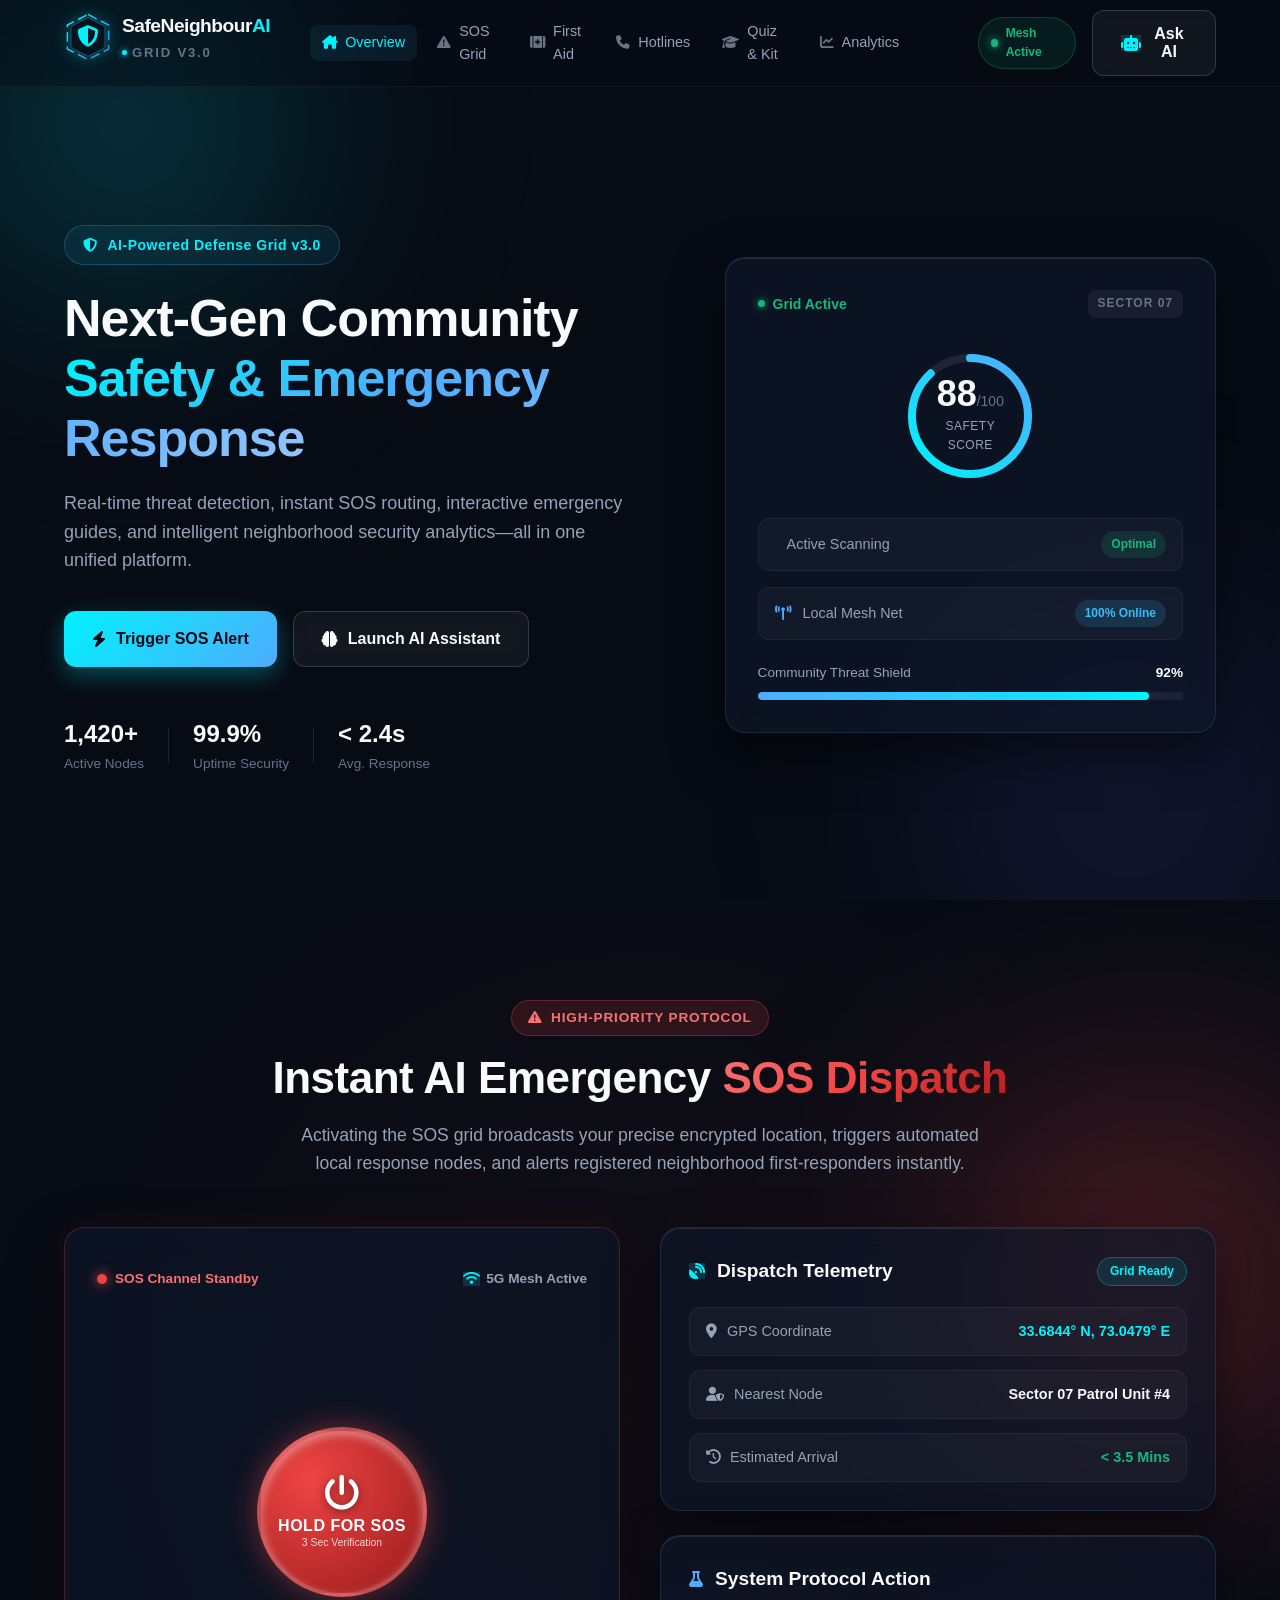
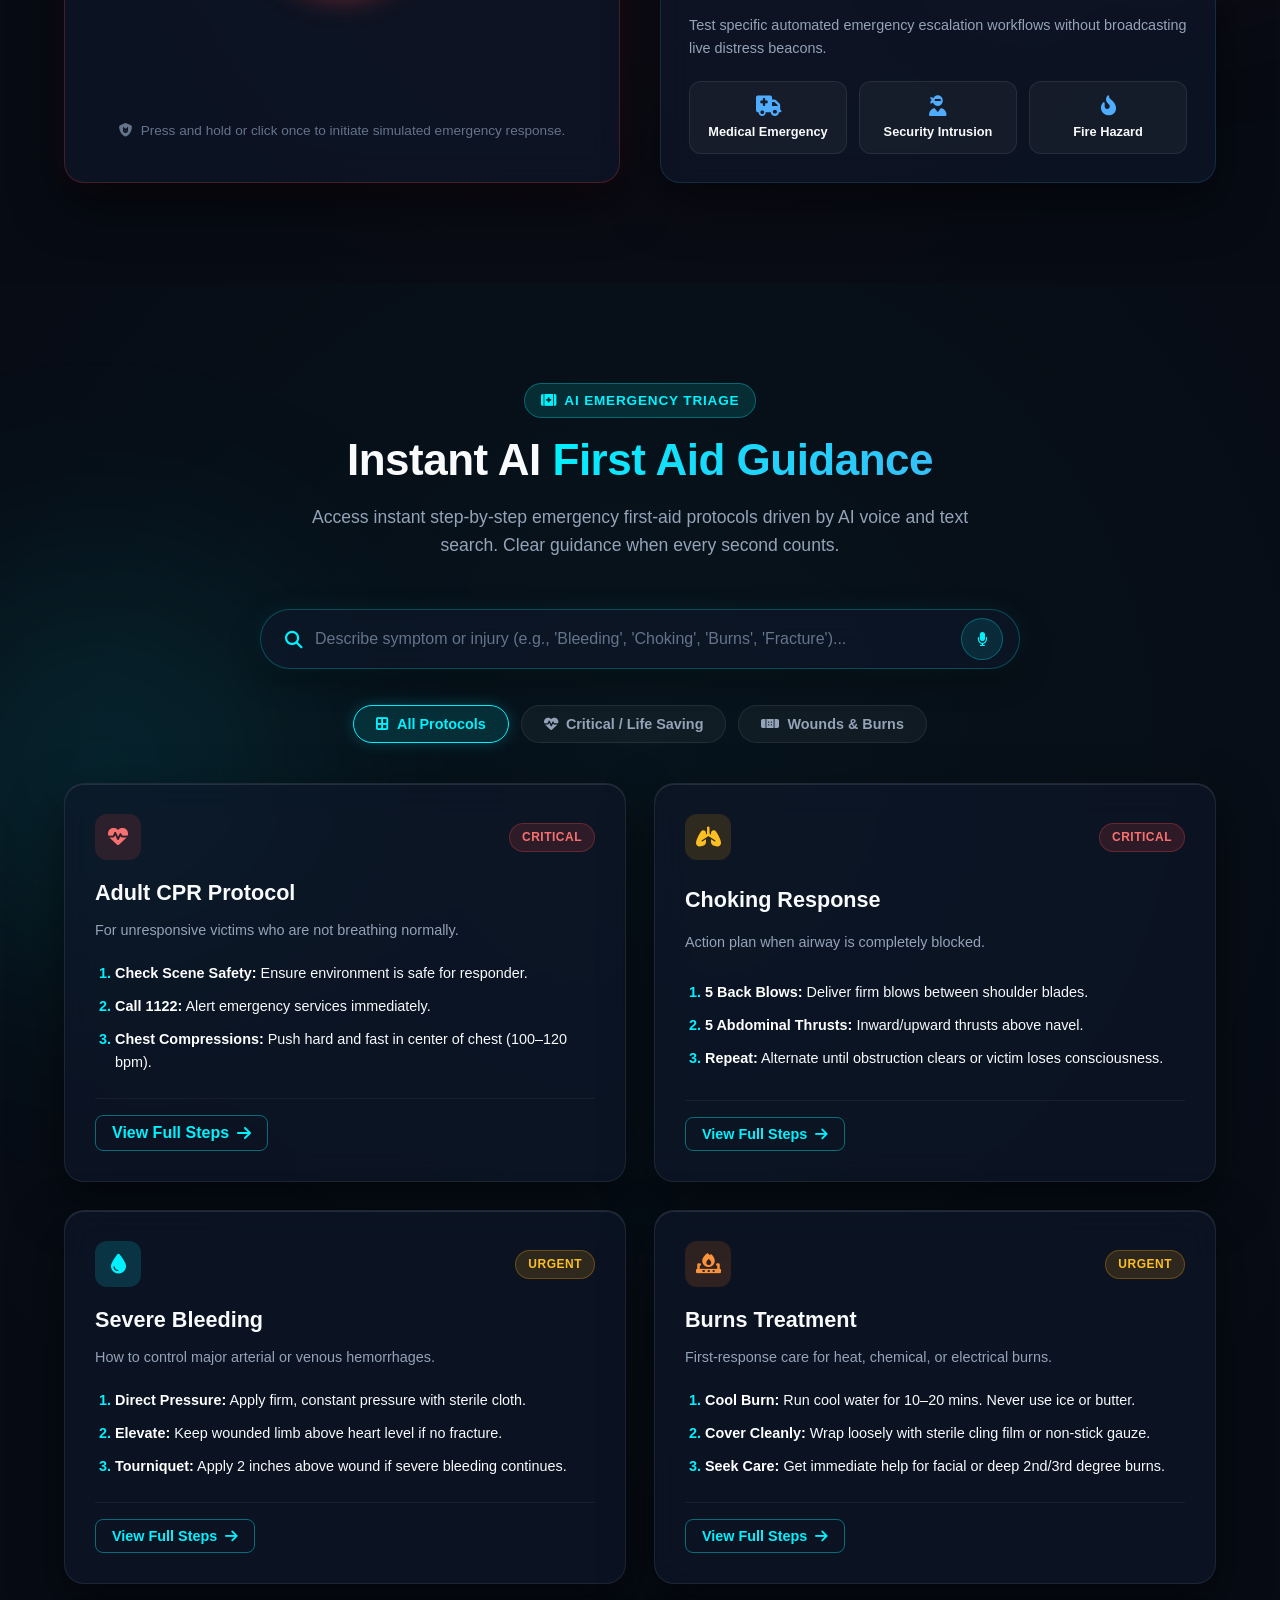
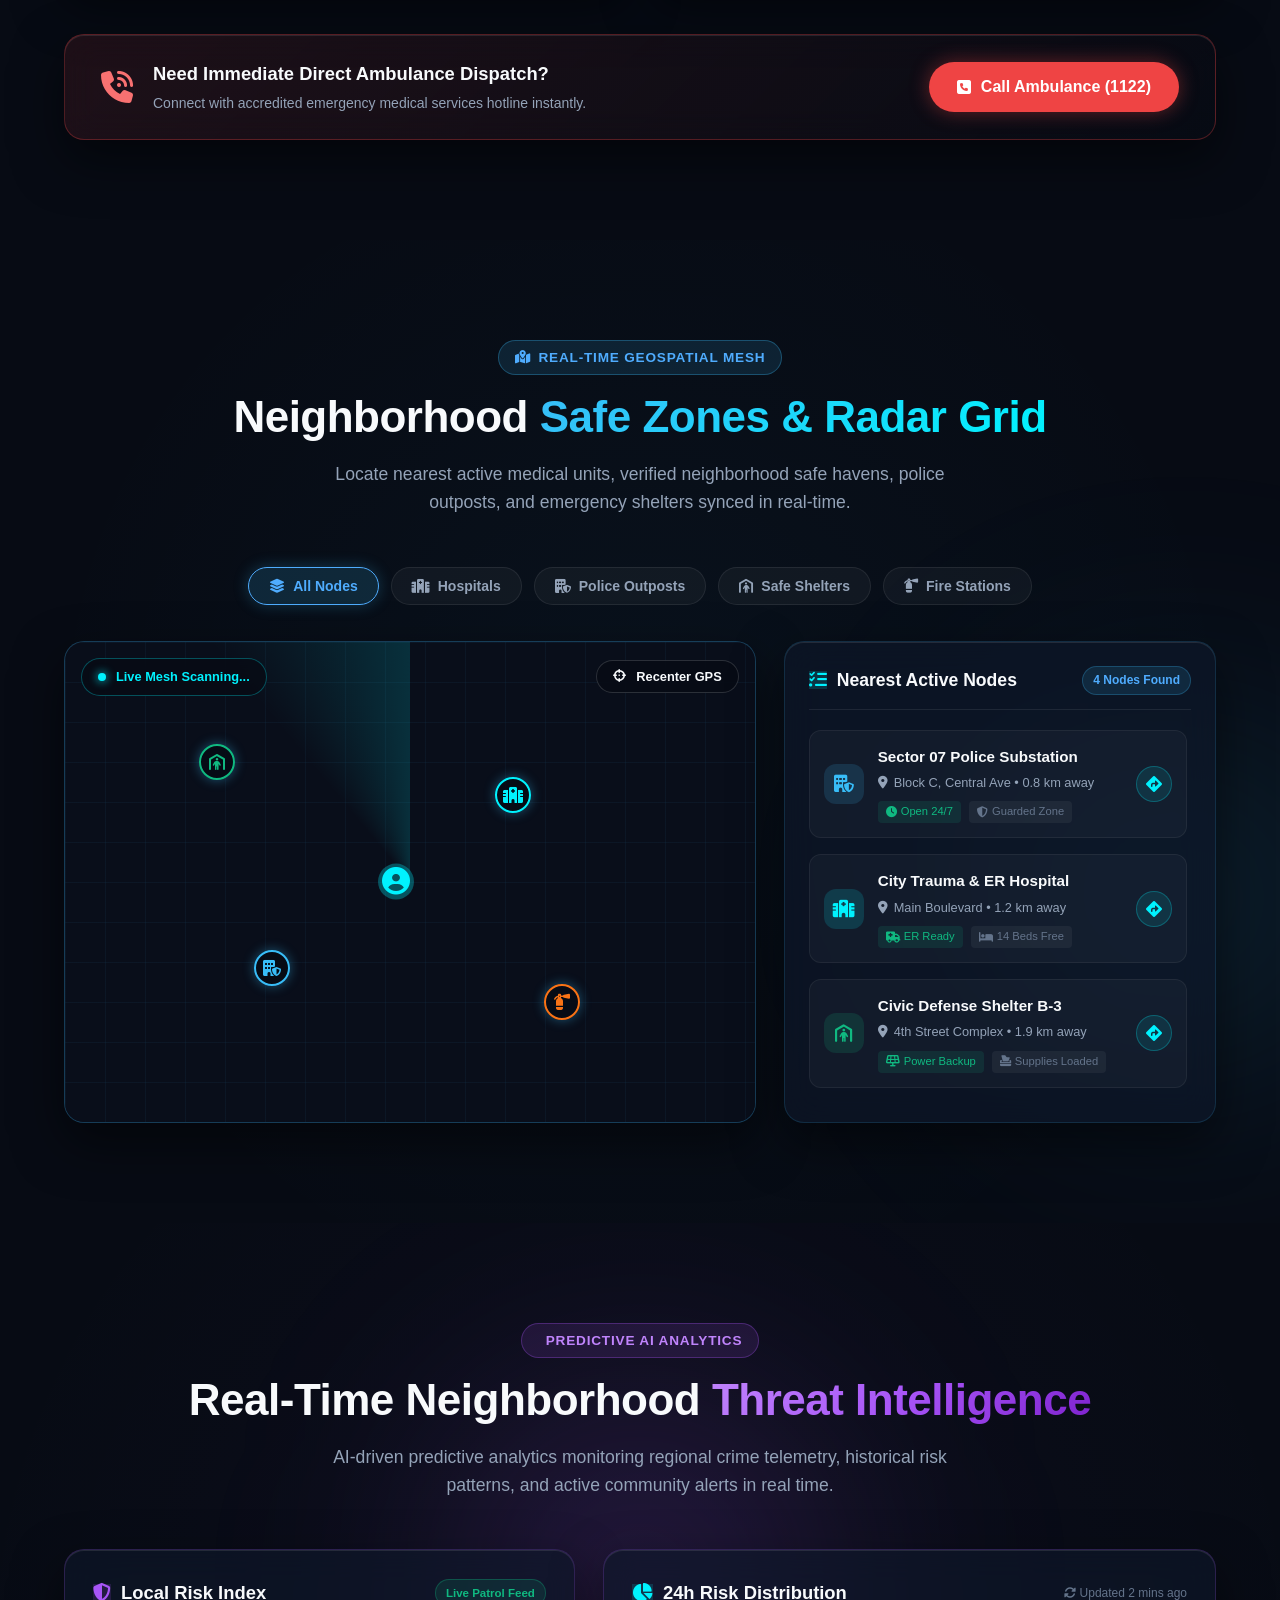
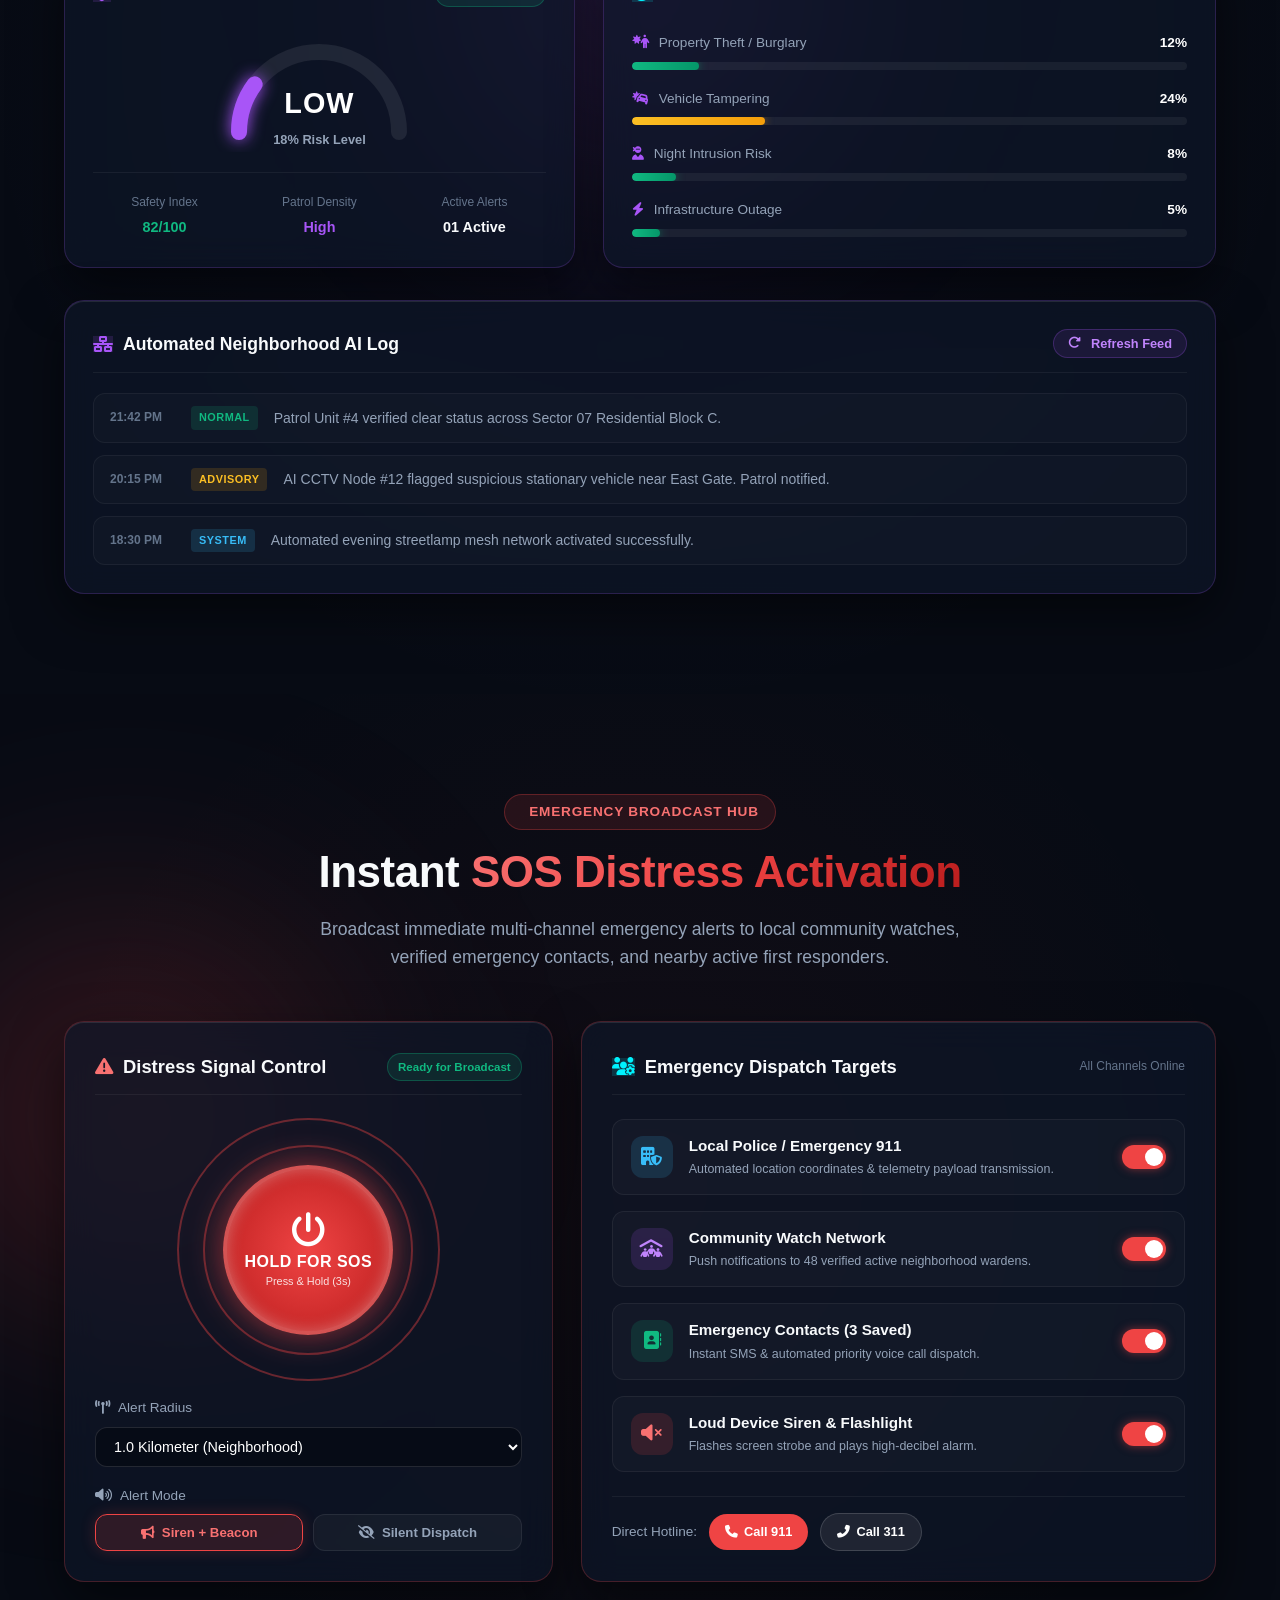
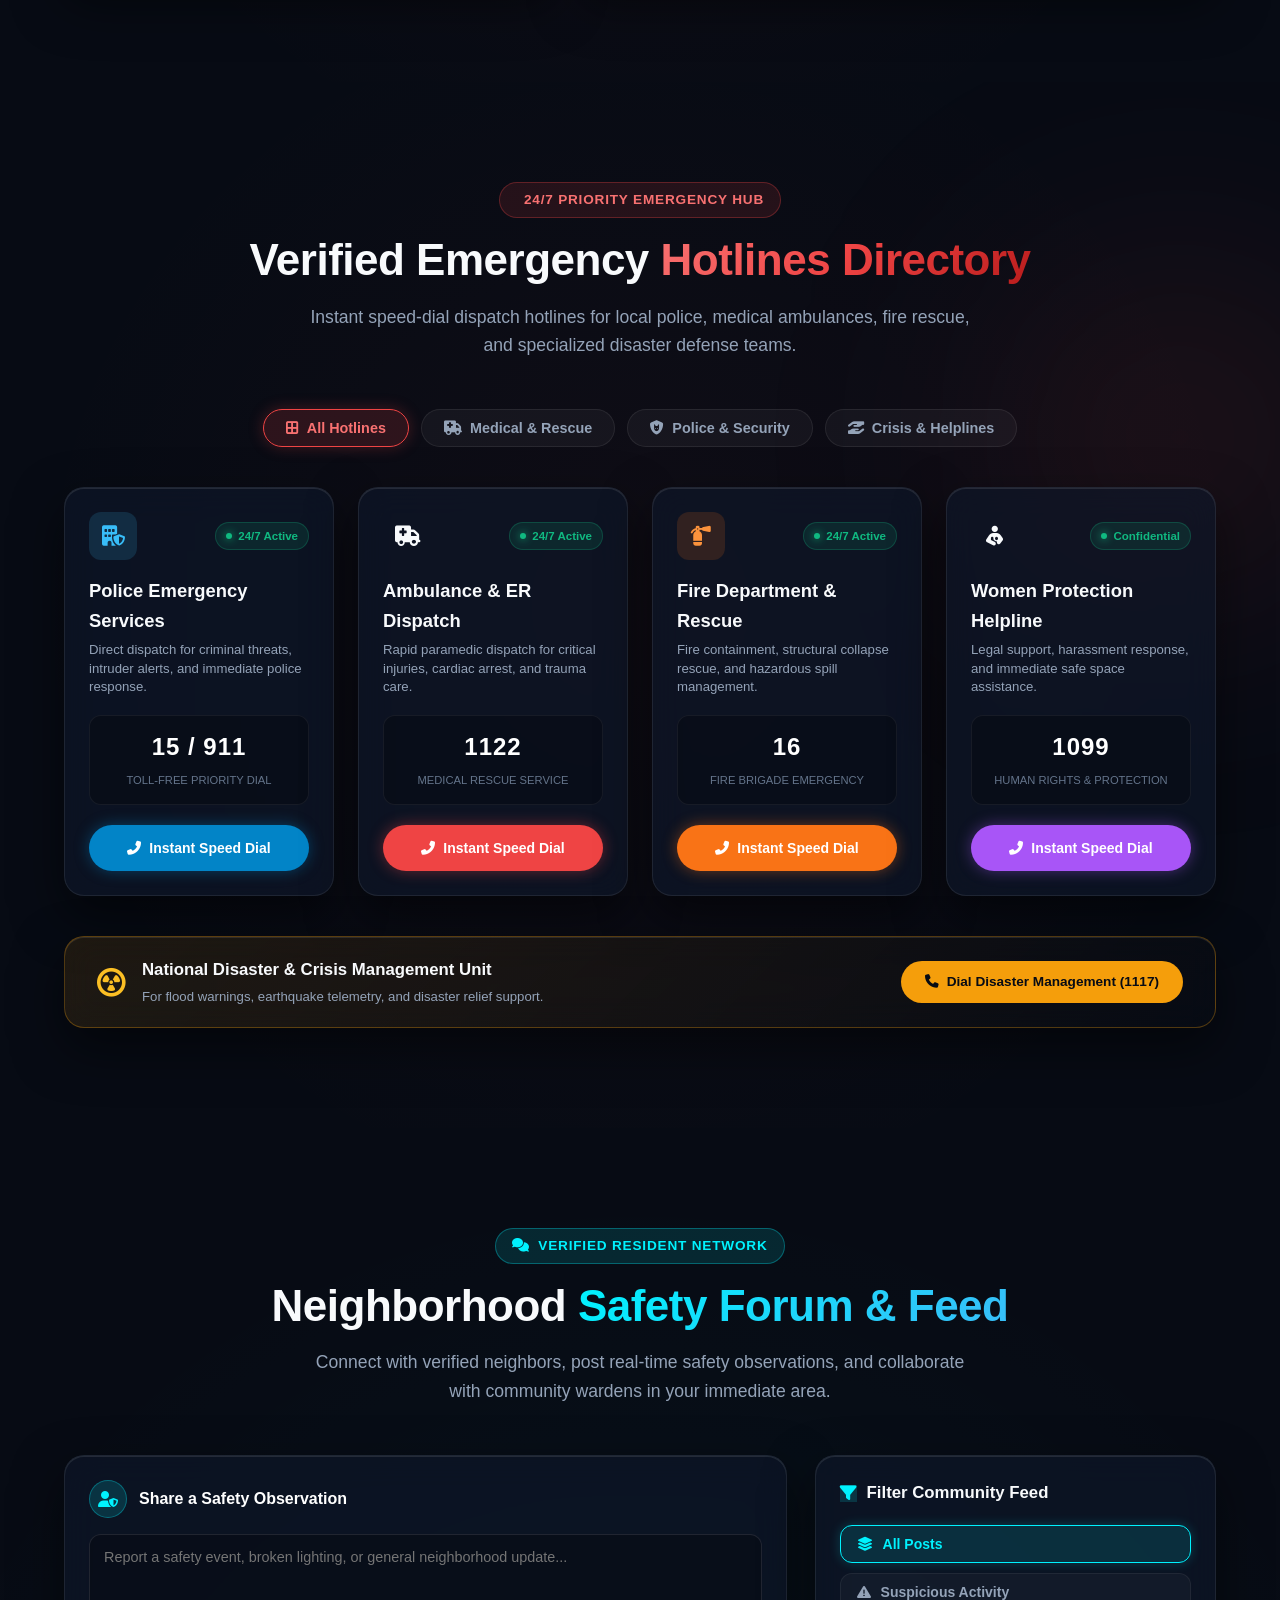
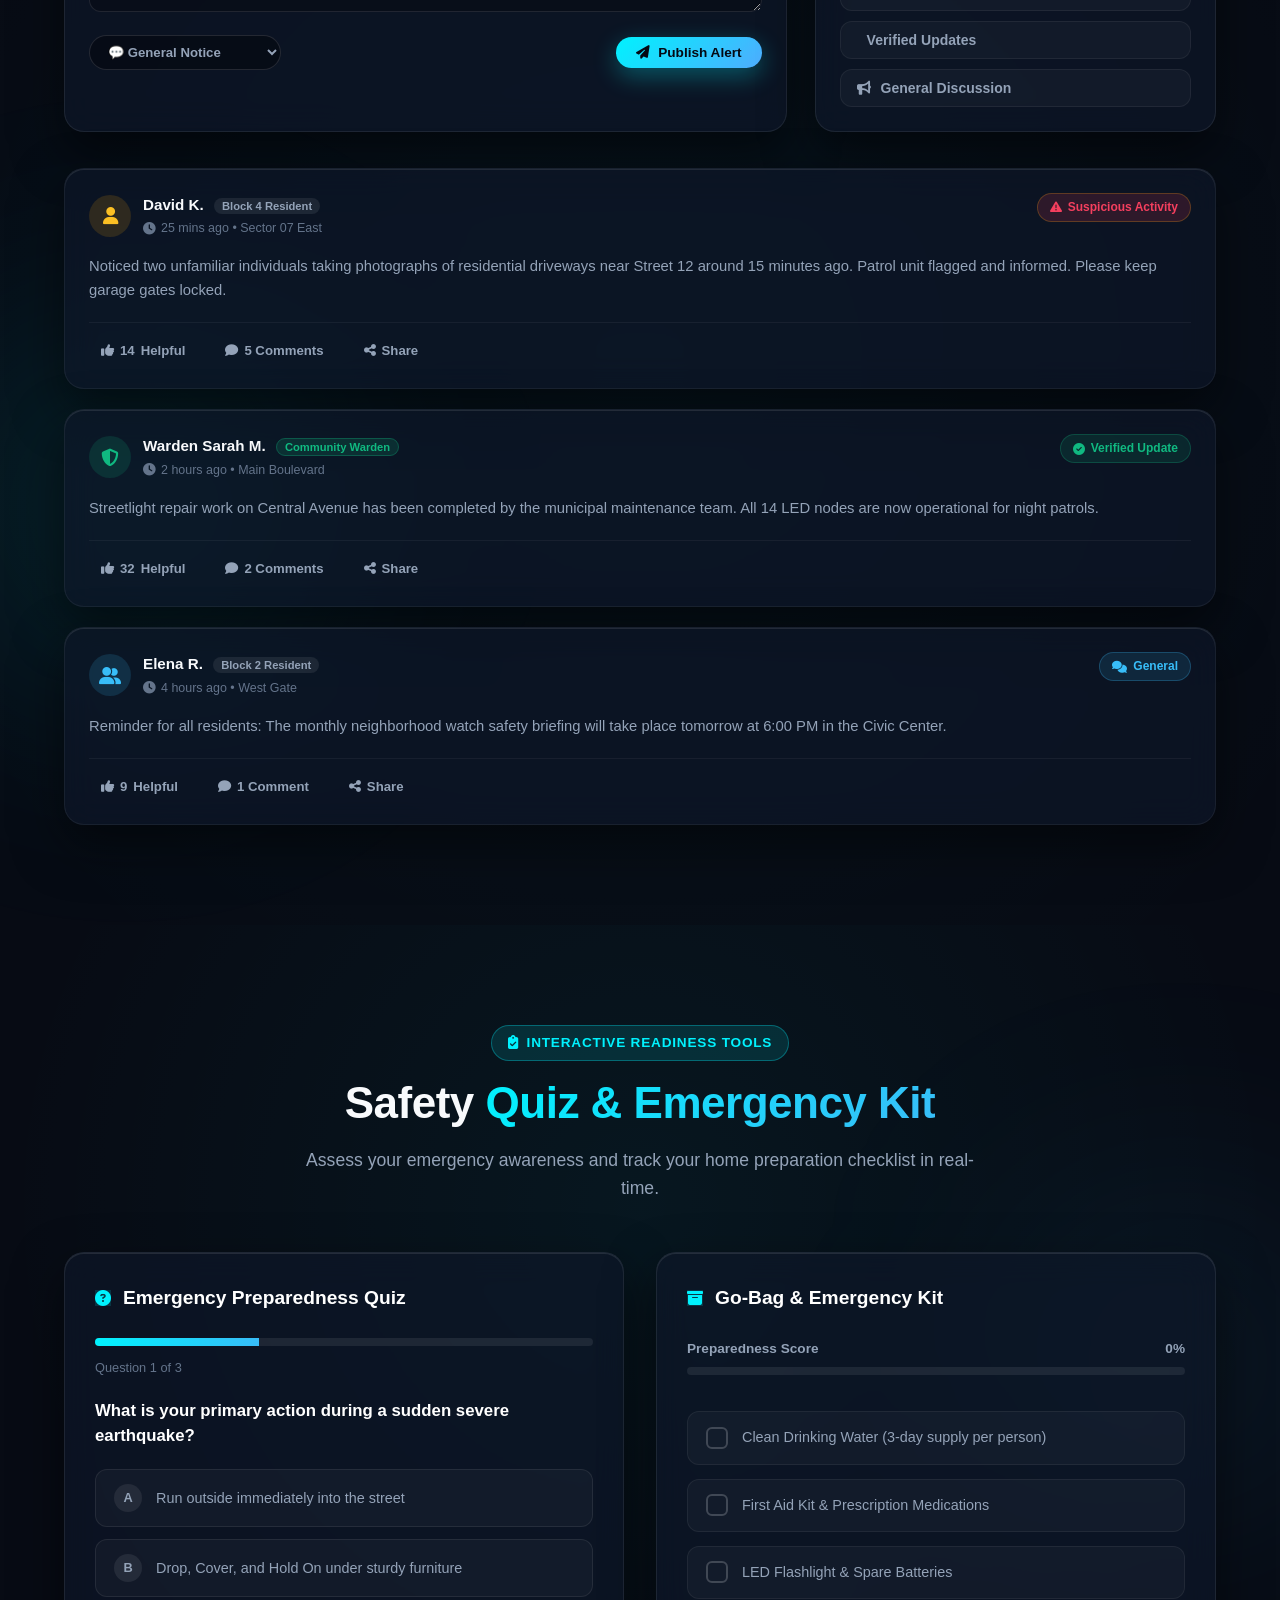
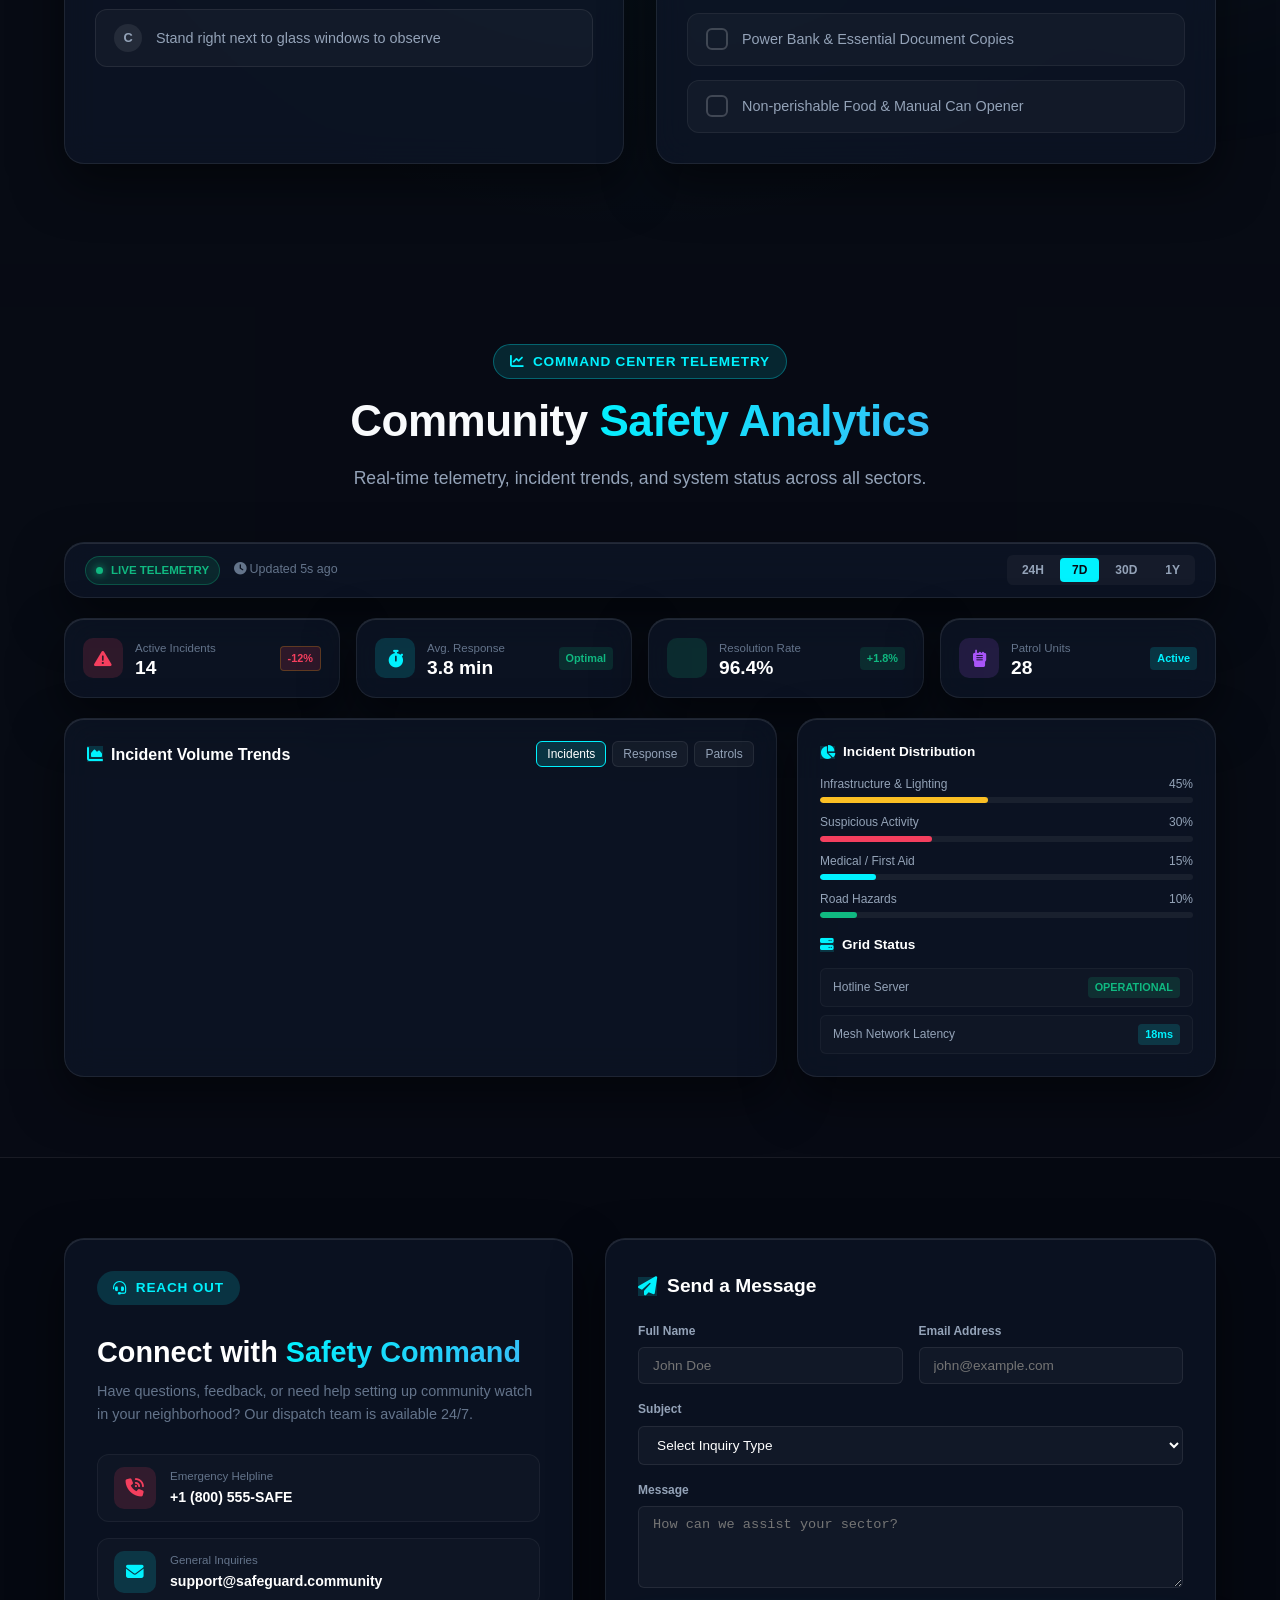
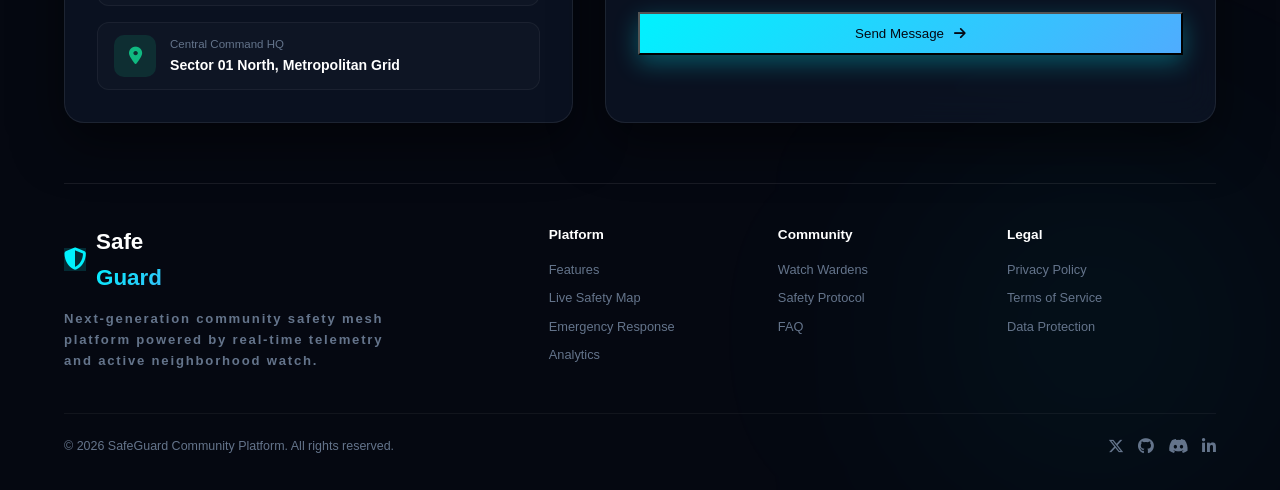
<file: index1.html>
<!DOCTYPE html>
<html lang="en">
<head>
  <meta charset="UTF-8" />
  <meta name="viewport" content="width=device-width, initial-scale=1.0" />
  <title>SafeNeighbour AI V3.0 - AI Community Safety Grid</title>
  
  <!-- Font Awesome Icons -->
  <link rel="stylesheet" href="https://cdnjs.cloudflare.com/ajax/libs/font-awesome/6.5.1/css/all.min.css" />
  
  <!-- Custom CSS -->
  <link rel="stylesheet" href="styleindex.css">
</head>
<body>

  

   <!-- ==========================================
     HEADER & NAVIGATION BAR
     ========================================== -->
<header id="main-header" class="main-header">
  <div class="header-container">
    
    <!-- Cyber Hexagon Brand Logo -->
    <a href="#" class="brand-logo">
      <div class="logo-hexagon-wrapper">
        <svg class="hex-svg" viewBox="0 0 100 100" xmlns="http://www.w3.org/2000/svg">
          <defs>
            <linearGradient id="hexGlow" x1="0%" y1="0%" x2="100%" y2="100%">
              <stop offset="0%" stop-color="#00f2fe" />
              <stop offset="100%" stop-color="#3b82f6" />
            </linearGradient>
          </defs>
          <polygon class="hex-path-outer" points="50,3 93,25 93,75 50,97 7,75 7,25" />
          <polygon class="hex-path-inner" points="50,10 85,28 85,72 50,90 15,72 15,28" />
        </svg>
        <div class="logo-icon-content">
          <i class="fa-solid fa-shield-halved"></i>
        </div>
      </div>

      <div class="logo-text">
        <span class="brand-name">SafeNeighbour<span class="highlight">AI</span></span>
        <span class="brand-sub"><span class="sub-dot"></span>GRID V3.0</span>
      </div>
    </a>

    <!-- Desktop Navigation Links -->
    <nav class="nav-menu" id="nav-menu">
      <ul class="nav-list">
        <li class="nav-item">
          <a href="#hero-section" class="nav-link active">
            <i class="fa-solid fa-house-chimney"></i> Overview
          </a>
        </li>
        <li class="nav-item">
          <a href="#emergency-sos" class="nav-link text-danger">
            <i class="fa-solid fa-triangle-exclamation"></i> SOS Grid
          </a>
        </li>
        <li class="nav-item">
          <a href="#first-aid" class="nav-link">
            <i class="fa-solid fa-kit-medical"></i> First Aid
          </a>
        </li>
        <li class="nav-item">
           <a href="#emergency-hotlines" class="nav-link hotline-nav-btn">
           <i class="fa-solid fa-phone"></i> Hotlines
          </a>
        </li>
        <li class="nav-item">
          <a href="#safety-quiz-kit" class="nav-link">
            <i class="fa-solid fa-graduation-cap"></i> Quiz & Kit
          </a>
        </li>
        <li class="nav-item">
          <a href="#safety-analytics" class="nav-link">
            <i class="fa-solid fa-chart-line"></i> Analytics
          </a>
        </li>
      </ul>
    </nav>

    <!-- Header Right Actions -->
    <div class="header-actions">
      <div class="network-badge">
        <span class="live-pulse"></span>
        <span class="badge-text">Mesh Active</span>
      </div>
     <button type="button" class="btn btn-sm btn-glass nav-ai-btn" onclick="openAiChat()">
  <i class="fa-solid fa-robot icon-cyan"></i>
  <span>Ask AI</span>
</button>

      <!-- Mobile Menu Toggle Button -->
      <button class="mobile-toggle" id="mobile-toggle" aria-label="Toggle Menu">
        <i class="fa-solid fa-bars-staggered"></i>
      </button>
    </div>

  </div>
</header>

    <!-- ==========================================
     SECTION 1: HERO SECTION
     ========================================== -->
<section id="hero-section" class="hero-section">
  <!-- Dynamic Background Glow FX -->
  <div class="glow-sphere sphere-primary"></div>
  <div class="glow-sphere sphere-secondary"></div>

  <div class="hero-container">
    <!-- Hero Left: Content & CTAs -->
    <div class="hero-content">
      <div class="badge-pill">
        <i class="fa-solid fa-shield-halved"></i>
        <span>AI-Powered Defense Grid v3.0</span>
      </div>

      <h1 class="hero-title">
        Next-Gen Community <br />
        <span class="gradient-text">Safety & Emergency Response</span>
      </h1>

      <p class="hero-description">
        Real-time threat detection, instant SOS routing, interactive emergency guides, and intelligent neighborhood security analytics—all in one unified platform.
      </p>

      <div class="hero-cta-group">
        <a href="#emergency-sos" class="btn btn-primary">
          <i class="fa-solid fa-bolt"></i>
          <span>Trigger SOS Alert</span>
        </a>
        <a href="#ai-assistant" class="btn btn-glass">
          <i class="fa-solid fa-brain"></i>
          <span>Launch AI Assistant</span>
        </a>
      </div>

      <!-- Live Metric Badges -->
      <div class="hero-metrics">
        <div class="metric-item">
          <span class="metric-value" id="active-nodes-counter">1,420+</span>
          <span class="metric-label">Active Nodes</span>
        </div>
        <div class="metric-divider"></div>
        <div class="metric-item">
          <span class="metric-value">99.9%</span>
          <span class="metric-label">Uptime Security</span>
        </div>
        <div class="metric-divider"></div>
        <div class="metric-item">
          <span class="metric-value">&lt; 2.4s</span>
          <span class="metric-label">Avg. Response</span>
        </div>
      </div>
    </div>

    <!-- Hero Right: AI Command Center & Safety Index Card -->
    <div class="hero-visual">
      <div class="glass-card command-center-card">
        <!-- Card Header -->
        <div class="card-header-flex">
          <div class="status-indicator">
            <span class="pulse-dot"></span>
            <span class="status-text">Grid Active</span>
          </div>
          <span class="card-tag">Sector 07</span>
        </div>

        <!-- Central Score Widget -->
        <div class="safety-index-widget">
          <div class="index-circle-outer">
            <svg class="progress-ring" width="140" height="140">
              <circle class="progress-ring-bg" stroke="rgba(255,255,255,0.08)" stroke-width="8" fill="transparent" r="58" cx="70" cy="70"/>
              <circle class="progress-ring-bar" stroke="url(#blue-gradient)" stroke-width="8" stroke-dasharray="364.4" stroke-dashoffset="43.7" stroke-linecap="round" fill="transparent" r="58" cx="70" cy="70"/>
              <defs>
                <linearGradient id="blue-gradient" x1="0%" y1="0%" x2="100%" y2="100%">
                  <stop offset="0%" stop-color="#00f2fe" />
                  <stop offset="100%" stop-color="#4facfe" />
                </linearGradient>
              </defs>
            </svg>
            <div class="index-content">
              <span class="index-score">88</span>
              <span class="index-max">/100</span>
              <span class="index-label">Safety Score</span>
            </div>
          </div>
        </div>

        <!-- Mini Live Feed Stats -->
        <div class="command-stats-list">
          <div class="command-stat-row">
            <div class="stat-info">
              <i class="fa-solid fa-radar icon-cyan"></i>
              <span>Active Scanning</span>
            </div>
            <span class="stat-badge badge-success">Optimal</span>
          </div>

          <div class="command-stat-row">
            <div class="stat-info">
              <i class="fa-solid fa-tower-broadcast icon-blue"></i>
              <span>Local Mesh Net</span>
            </div>
            <span class="stat-badge badge-info">100% Online</span>
          </div>

          <!-- Animated Progress Bar Item -->
          <div class="command-stat-bar-group">
            <div class="bar-header">
              <span>Community Threat Shield</span>
              <span class="bar-percentage">92%</span>
            </div>
            <div class="progress-track">
              <div class="progress-fill" style="width: 92%;"></div>
            </div>
          </div>
        </div>
      </div>
    </div>
  </div>
</section>

<!-- ==========================================
     SECTION 2: EMERGENCY SOS
     ========================================== -->
<section id="emergency-sos" class="sos-section">
  <!-- Emergency Background FX -->
  <div class="glow-sphere sphere-emergency"></div>

  <div class="sos-container">
    <!-- Section Header -->
    <div class="section-header center-align">
      <div class="section-badge badge-danger">
        <i class="fa-solid fa-triangle-exclamation"></i>
        <span>High-Priority Protocol</span>
      </div>
      <h2 class="section-title">
        Instant AI Emergency <span class="gradient-text-danger">SOS Dispatch</span>
      </h2>
      <p class="section-description">
        Activating the SOS grid broadcasts your precise encrypted location, triggers automated local response nodes, and alerts registered neighborhood first-responders instantly.
      </p>
    </div>

    <!-- Main SOS Control Grid -->
    <div class="sos-grid">
      
      <!-- Left Column: Primary SOS Trigger Panel -->
      <div class="glass-card sos-trigger-card">
        <div class="card-status-bar">
          <span class="status-indicator-danger">
            <span class="pulse-dot-danger"></span>
            <span>SOS Channel Standby</span>
          </span>
          <span class="signal-strength">
            <i class="fa-solid fa-wifi icon-cyan"></i>
            <span>5G Mesh Active</span>
          </span>
        </div>

        <!-- Central SOS Interactive Button Ring -->
        <div class="sos-button-wrapper">
          <div class="ripple-ring ring-1"></div>
          <div class="ripple-ring ring-2"></div>
          <div class="ripple-ring ring-3"></div>

          <button id="sos-trigger-btn" class="sos-main-btn" aria-label="Activate Emergency SOS">
            <div class="btn-inner-content">
              <i class="fa-solid fa-power-off sos-icon"></i>
              <span class="sos-btn-text">HOLD FOR SOS</span>
              <span class="sos-btn-sub">3 Sec Verification</span>
            </div>
          </button>
        </div>

        <p class="sos-instruction-text">
          <i class="fa-solid fa-shield-cat"></i> Press and hold or click once to initiate simulated emergency response.
        </p>

        <!-- SOS Countdown & Alert Overlay (Hidden by default, activated via JS) -->
        <div id="sos-countdown-overlay" class="sos-countdown-overlay hidden">
          <div class="countdown-card">
            <div class="warning-header">
              <i class="fa-solid fa-triangle-exclamation"></i>
              <span>EMERGENCY DISPATCH INITIATED</span>
            </div>
            <div class="countdown-number" id="sos-timer-display">03</div>
            <p class="countdown-subtext">Broadcasting location vector to Rescue 1122 & local patrol...</p>
            
            <button id="sos-cancel-btn" class="btn btn-cancel-sos">
              <i class="fa-solid fa-xmark"></i>
              <span>Cancel Alert (Safe)</span>
            </button>
          </div>
        </div>
      </div>

      <!-- Right Column: Real-time Dispatch Telemetry & Demo Status -->
      <div class="sos-info-stack">
        
        <!-- Live Dispatch Status Card -->
        <div class="glass-card sos-status-card">
          <div class="info-card-header">
            <div class="info-card-title">
              <i class="fa-solid fa-satellite-dish icon-cyan"></i>
              <h3>Dispatch Telemetry</h3>
            </div>
            <span class="badge-tag" id="sos-live-state">Grid Ready</span>
          </div>

          <div class="telemetry-rows">
            <div class="telemetry-item">
              <span class="telemetry-label"><i class="fa-solid fa-location-dot"></i> GPS Coordinate</span>
              <span class="telemetry-value highlight-cyan" id="sos-gps-coord">33.6844° N, 73.0479° E</span>
            </div>

            <div class="telemetry-item">
              <span class="telemetry-label"><i class="fa-solid fa-user-shield"></i> Nearest Node</span>
              <span class="telemetry-value">Sector 07 Patrol Unit #4</span>
            </div>

            <div class="telemetry-item">
              <span class="telemetry-label"><i class="fa-solid fa-clock-rotate-left"></i> Estimated Arrival</span>
              <span class="telemetry-value highlight-green">&lt; 3.5 Mins</span>
            </div>
          </div>
        </div>

        <!-- Simulation Demo Alert Controls Card -->
        <div class="glass-card sos-demo-card">
          <div class="info-card-header">
            <div class="info-card-title">
              <i class="fa-solid fa-flask icon-blue"></i>
              <h3>System Protocol Action</h3>
            </div>
          </div>
          <p class="demo-card-desc">
            Test specific automated emergency escalation workflows without broadcasting live distress beacons.
          </p>

          <div class="demo-btn-group">
            <button class="btn btn-demo-alert" data-emergency-type="Medical">
              <i class="fa-solid fa-truck-medical"></i>
              <span>Medical Emergency</span>
            </button>
            <button class="btn btn-demo-alert" data-emergency-type="Security">
              <i class="fa-solid fa-user-ninja"></i>
              <span>Security Intrusion</span>
            </button>
            <button class="btn btn-demo-alert" data-emergency-type="Fire">
              <i class="fa-solid fa-fire-flame-curved"></i>
              <span>Fire Hazard</span>
            </button>
          </div>
        </div>
      </div>
    </div>
  </div>
</section>
<!-- ==========================================
     SECTION 3: FIRST AID & MEDICAL GUIDANCE
     ========================================== -->
<section id="first-aid" class="firstaid-section">
  <!-- Medical Ambient Glow -->
  <div class="glow-sphere sphere-medical"></div>

  <div class="firstaid-container">
    
    <!-- Section Header -->
    <div class="section-header center-align">
      <div class="section-badge badge-medical">
        <i class="fa-solid fa-kit-medical"></i>
        <span>AI Emergency Triage</span>
      </div>
      <h2 class="section-title">
        Instant AI <span class="gradient-text-cyan">First Aid Guidance</span>
      </h2>
      <p class="section-description">
        Access instant step-by-step emergency first-aid protocols driven by AI voice and text search. Clear guidance when every second counts.
      </p>
    </div>

    <!-- AI Search & Triage Bar -->
    <div class="glass-card medical-search-card">
      <div class="search-input-wrapper">
        <i class="fa-solid fa-magnifying-glass search-icon"></i>
        <input 
          type="text" 
          id="first-aid-search-input" 
          placeholder="Describe symptom or injury (e.g., 'Bleeding', 'Choking', 'Burns', 'Fracture')..."
          aria-label="Search First Aid Guidance"
        >
        <button id="fa-voice-btn" class="btn-voice-search" title="Voice Search Assistant">
          <i class="fa-solid fa-microphone"></i>
        </button>
      </div>
    </div>

    <!-- Category Filter Tabs -->
    <div class="firstaid-filter-bar">
      <button class="filter-tab active" data-filter="all">
        <i class="fa-solid fa-border-all"></i> All Protocols
      </button>
      <button class="filter-tab" data-filter="critical">
        <i class="fa-solid fa-heart-pulse"></i> Critical / Life Saving
      </button>
      <button class="filter-tab" data-filter="injuries">
        <i class="fa-solid fa-bandage"></i> Wounds & Burns
      </button>

    </div>

    <!-- First Aid Cards Grid -->
    <div class="firstaid-grid" id="first-aid-cards-container">

      <!-- Card 1: CPR Protocol -->
      <div class="glass-card firstaid-card" data-category="critical">
        <div class="fa-card-header">
          <div class="fa-card-icon icon-bg-danger">
            <i class="fa-solid fa-heart-pulse"></i>
          </div>
          <span class="fa-priority-tag priority-high">Critical</span>
        </div>
        <h3 class="fa-card-title">Adult CPR Protocol</h3>
        <p class="fa-card-desc">For unresponsive victims who are not breathing normally.</p>
        
        <ol class="fa-steps-list">
          <li><strong>Check Scene Safety:</strong> Ensure environment is safe for responder.</li>
          <li><strong>Call 1122:</strong> Alert emergency services immediately.</li>
          <li><strong>Chest Compressions:</strong> Push hard and fast in center of chest (100–120 bpm).</li>
        </ol>

        <div class="fa-card-footer">
         <button type="button" class="btn btn-sm btn-outline" onclick="openInstructionModal('cpr')">
  View Full Steps <i class="fa-solid fa-arrow-right"></i>
</button>
        </div>
      </div>

      <!-- Card 2: Choking / Heimlich -->
      <div class="glass-card firstaid-card" data-category="critical">
        <div class="fa-card-header">
          <div class="fa-card-icon icon-bg-warning">
            <i class="fa-solid fa-lungs"></i>
          </div>
          <span class="fa-priority-tag priority-high">Critical</span>
        </div>
        <h3 class="fa-card-title">Choking Response</h3>
        <p class="fa-card-desc">Action plan when airway is completely blocked.</p>
        
        <ol class="fa-steps-list">
          <li><strong>5 Back Blows:</strong> Deliver firm blows between shoulder blades.</li>
          <li><strong>5 Abdominal Thrusts:</strong> Inward/upward thrusts above navel.</li>
          <li><strong>Repeat:</strong> Alternate until obstruction clears or victim loses consciousness.</li>
        </ol>

        <div class="fa-card-footer">
         <button type="button" class="btn btn-fa-action" data-card="choking" onclick="openInstructionModal('choking')">
  <span>View Full Steps</span>
  <i class="fa-solid fa-arrow-right"></i>
</button>
        </div>
      </div>

      <!-- Card 3: Severe Bleeding -->
      <div class="glass-card firstaid-card" data-category="injuries">
        <div class="fa-card-header">
          <div class="fa-card-icon icon-bg-cyan">
            <i class="fa-solid fa-droplet"></i>
          </div>
          <span class="fa-priority-tag priority-medium">Urgent</span>
        </div>
        <h3 class="fa-card-title">Severe Bleeding</h3>
        <p class="fa-card-desc">How to control major arterial or venous hemorrhages.</p>
        
        <ol class="fa-steps-list">
          <li><strong>Direct Pressure:</strong> Apply firm, constant pressure with sterile cloth.</li>
          <li><strong>Elevate:</strong> Keep wounded limb above heart level if no fracture.</li>
          <li><strong>Tourniquet:</strong> Apply 2 inches above wound if severe bleeding continues.</li>
        </ol>

        <div class="fa-card-footer">
          <button class="btn btn-fa-action" data-card="bleeding" onclick="openInstructionModal('bleeding')">
            <span>View Full Steps</span>
            <i class="fa-solid fa-arrow-right"></i>
          </button>
        </div>
      </div>

      <!-- Card 4: Burns Treatment -->
      <div class="glass-card firstaid-card" data-category="injuries">
        <div class="fa-card-header">
          <div class="fa-card-icon icon-bg-orange">
            <i class="fa-solid fa-fire-burner"></i>
          </div>
          <span class="fa-priority-tag priority-medium">Urgent</span>
        </div>
        <h3 class="fa-card-title">Burns Treatment</h3>
        <p class="fa-card-desc">First-response care for heat, chemical, or electrical burns.</p>
        
        <ol class="fa-steps-list">
          <li><strong>Cool Burn:</strong> Run cool water for 10–20 mins. Never use ice or butter.</li>
          <li><strong>Cover Cleanly:</strong> Wrap loosely with sterile cling film or non-stick gauze.</li>
          <li><strong>Seek Care:</strong> Get immediate help for facial or deep 2nd/3rd degree burns.</li>
        </ol>

        <div class="fa-card-footer">
          <button class="btn btn-fa-action" data-card="burns" onclick="openInstructionModal('burns')">
            <span>View Full Steps</span>
            <i class="fa-solid fa-arrow-right"></i>
          </button>
        </div>
      </div>

    </div>

    <!-- Quick Emergency Medical Call Banner -->
    <div class="glass-card medical-hotline-banner">
      <div class="hotline-info">
        <i class="fa-solid fa-phone-volume hotline-icon"></i>
        <div>
          <h4>Need Immediate Direct Ambulance Dispatch?</h4>
          <p>Connect with accredited emergency medical services hotline instantly.</p>
        </div>
      </div>
      <a href="tel:1122" class="btn btn-call-emergency">
        <i class="fa-solid fa-square-phone"></i>                                                                
        <span>Call Ambulance (1122)</span>
      </a>
    </div>

  </div>
</section>
<!-- ==========================================
     SECTION 4: SAFE ZONES & MAP GRID
     ========================================== -->
<section id="safe-zones" class="safezones-section">
  <!-- Cyber Blue Ambient Glow -->
  <div class="glow-sphere sphere-safezones"></div>

  <div class="safezones-container">
    
    <!-- Section Header -->
    <div class="section-header center-align">
      <div class="section-badge badge-safezones">
        <i class="fa-solid fa-map-location-dot"></i>
        <span>Real-Time Geospatial Mesh</span>
      </div>
      <h2 class="section-title">
        Neighborhood <span class="gradient-text-blue">Safe Zones & Radar Grid</span>
      </h2>
      <p class="section-description">
        Locate nearest active medical units, verified neighborhood safe havens, police outposts, and emergency shelters synced in real-time.
      </p>
    </div>

    <!-- Map Filter Toolbar -->
    <div class="map-filter-bar">
      <button class="map-tab active" data-node="all">
        <i class="fa-solid fa-layer-group"></i> All Nodes
      </button>
      <button class="map-tab" data-node="hospital">
        <i class="fa-solid fa-hospital"></i> Hospitals
      </button>
      <button class="map-tab" data-node="police">
        <i class="fa-solid fa-building-shield"></i> Police Outposts
      </button>
      <button class="map-tab" data-node="shelter">
        <i class="fa-solid fa-person-shelter"></i> Safe Shelters
      </button>
      <button class="map-tab" data-node="fire">
        <i class="fa-solid fa-fire-extinguisher"></i> Fire Stations
      </button>
    </div>

    <!-- Map Layout Grid (Interactive Map + Telemetry Panel) -->
    <div class="map-layout-grid">
      
      <!-- Interactive Map Frame / Radar Container -->
      <div class="glass-card map-frame-card">
        
        <!-- Radar Scan HUD Overlay -->
        <div class="map-hud-overlay">
          <div class="hud-status">
            <span class="radar-ping"></span>
            <span>Live Mesh Scanning...</span>
          </div>
          <button class="btn btn-recenter" id="map-recenter-btn">
            <i class="fa-solid fa-crosshairs"></i> Recenter GPS
          </button>
        </div>

        <!-- Simulated Interactive Map Canvas -->
        <div class="map-canvas" id="simulated-map-canvas">
          <!-- Grid Overlay Pattern -->
          <div class="map-grid-pattern"></div>
          
          <!-- Radar Sweep Pulse Line -->
          <div class="radar-sweep-line"></div>

          <!-- Active Map Pins (Simulated Interactive Markers) -->
          <div class="map-marker marker-user" style="top: 50%; left: 48%;" title="Your Location">
            <div class="marker-pulse"></div>
            <i class="fa-solid fa-circle-user"></i>
            <span class="marker-tooltip">You are here</span>
          </div>

          <div class="map-marker marker-node" data-type="hospital" style="top: 32%; left: 65%;" title="City Hospital">
            <i class="fa-solid fa-hospital"></i>
            <span class="marker-tooltip">City Trauma Center (1.2 km)</span>
          </div>

          <div class="map-marker marker-node" data-type="police" style="top: 68%; left: 30%;" title="Police HQ">
            <i class="fa-solid fa-building-shield"></i>
            <span class="marker-tooltip">Sector 07 Police Substation (0.8 km)</span>
          </div>

          <div class="map-marker marker-node" data-type="shelter" style="top: 25%; left: 22%;" title="Community Shelter">
            <i class="fa-solid fa-person-shelter"></i>
            <span class="marker-tooltip">Civic Defense Shelter B-3 (1.9 km)</span>
          </div>

          <div class="map-marker marker-node" data-type="fire" style="top: 75%; left: 72%;" title="Fire Rescue Node">
            <i class="fa-solid fa-fire-extinguisher"></i>
            <span class="marker-tooltip">Central Fire Rescue #2 (2.4 km)</span>
          </div>
        </div>
      </div>

      <!-- Right Column: Nearby Nodes List Panel -->
      <div class="glass-card map-sidebar-card">
        <div class="sidebar-header">
          <h3><i class="fa-solid fa-list-check icon-cyan"></i> Nearest Active Nodes</h3>
          <span class="node-count-badge" id="active-node-count">4 Nodes Found</span>
        </div>

        <div class="nodes-list" id="nodes-list-container">
          
          <!-- Node 1 -->
          <div class="node-item" data-type="police">
            <div class="node-icon icon-bg-blue">
              <i class="fa-solid fa-building-shield"></i>
            </div>
            <div class="node-details">
              <h4 class="node-title">Sector 07 Police Substation</h4>
              <p class="node-address"><i class="fa-solid fa-location-dot"></i> Block C, Central Ave • 0.8 km away</p>
              <div class="node-meta">
                <span class="meta-tag tag-open"><i class="fa-solid fa-clock"></i> Open 24/7</span>
                <span class="meta-tag"><i class="fa-solid fa-shield-halved"></i> Guarded Zone</span>
              </div>
            </div>
            <button class="btn btn-sm btn-navigate" data-lat="33.6844" data-lng="73.0479">
              <i class="fa-solid fa-diamond-turn-right"></i>
            </button>
          </div>

          <!-- Node 2 -->
          <div class="node-item" data-type="hospital">
            <div class="node-icon icon-bg-cyan">
              <i class="fa-solid fa-hospital"></i>
            </div>
            <div class="node-details">
              <h4 class="node-title">City Trauma & ER Hospital</h4>
              <p class="node-address"><i class="fa-solid fa-location-dot"></i> Main Boulevard • 1.2 km away</p>
              <div class="node-meta">
                <span class="meta-tag tag-open"><i class="fa-solid fa-truck-medical"></i> ER Ready</span>
                <span class="meta-tag"><i class="fa-solid fa-bed"></i> 14 Beds Free</span>
              </div>
            </div>
            <button class="btn btn-sm btn-navigate" data-lat="33.6900" data-lng="73.0550">
              <i class="fa-solid fa-diamond-turn-right"></i>
            </button>
          </div>

          <!-- Node 3 -->
          <div class="node-item" data-type="shelter">
            <div class="node-icon icon-bg-green">
              <i class="fa-solid fa-person-shelter"></i>
            </div>
            <div class="node-details">
              <h4 class="node-title">Civic Defense Shelter B-3</h4>
              <p class="node-address"><i class="fa-solid fa-location-dot"></i> 4th Street Complex • 1.9 km away</p>
              <div class="node-meta">
                <span class="meta-tag tag-open"><i class="fa-solid fa-solar-panel"></i> Power Backup</span>
                <span class="meta-tag"><i class="fa-solid fa-box-tissue"></i> Supplies Loaded</span>
              </div>
            </div>
            <button class="btn btn-sm btn-navigate" data-lat="33.6750" data-lng="73.0300">
              <i class="fa-solid fa-diamond-turn-right"></i>
            </button>
          </div>

        </div>
      </div>

    </div>

  </div>
</section>

<!-- ==========================================
     SECTION 5: AI CRIME & THREAT ANALYSIS
     ========================================== -->
<section id="threat-analysis" class="threat-section">
  <!-- Purple Cyber Ambient Glow -->
  <div class="glow-sphere sphere-threat"></div>

  <div class="threat-container">
    
    <!-- Section Header -->
    <div class="section-header center-align">
      <div class="section-badge badge-threat">
        <i class="fa-solid fa-brain-circuit"></i>
        <span>Predictive AI Analytics</span>
      </div>
      <h2 class="section-title">
        Real-Time Neighborhood <span class="gradient-text-purple">Threat Intelligence</span>
      </h2>
      <p class="section-description">
        AI-driven predictive analytics monitoring regional crime telemetry, historical risk patterns, and active community alerts in real time.
      </p>
    </div>

    <!-- Top Analytical Grid: Risk Meter HUD & Live Stats -->
    <div class="threat-top-grid">
      
      <!-- Card 1: Main AI Risk Index Gauge -->
      <div class="glass-card threat-gauge-card">
        <div class="gauge-header">
          <h3><i class="fa-solid fa-shield-halved icon-purple"></i> Local Risk Index</h3>
          <span class="live-status-pill">Live Patrol Feed</span>
        </div>

        <!-- Arc Gauge Representation -->
        <div class="gauge-wrapper">
          <svg class="gauge-svg" viewBox="0 0 200 120">
            <path class="gauge-bg" d="M 20 100 A 80 80 0 0 1 180 100" />
            <path class="gauge-fill" id="gauge-fill-path" d="M 20 100 A 80 80 0 0 1 180 100" stroke-dashoffset="120" />
          </svg>
          <div class="gauge-center-content">
            <span class="gauge-score" id="risk-score-val">LOW</span>
            <span class="gauge-percentage">18% Risk Level</span>
          </div>
        </div>

        <div class="gauge-footer-meta">
          <div class="meta-stat">
            <span class="stat-label">Safety Index</span>
            <span class="stat-val text-green">82/100</span>
          </div>
          <div class="meta-stat">
            <span class="stat-label">Patrol Density</span>
            <span class="stat-val text-purple">High</span>
          </div>
          <div class="meta-stat">
            <span class="stat-label">Active Alerts</span>
            <span class="stat-val text-cyan">01 Active</span>
          </div>
        </div>
      </div>

      <!-- Card 2: AI Incident Category Radar Breakdown -->
      <div class="glass-card threat-breakdown-card">
        <div class="gauge-header">
          <h3><i class="fa-solid fa-chart-pie icon-cyan"></i> 24h Risk Distribution</h3>
          <span class="update-time-text"><i class="fa-solid fa-rotate"></i> Updated 2 mins ago</span>
        </div>

        <div class="threat-bars-stack">
          
          <!-- Threat Metric 1 -->
          <div class="threat-bar-item">
            <div class="bar-label-group">
              <span><i class="fa-solid fa-person-burst"></i> Property Theft / Burglary</span>
              <span class="bar-percentage">12%</span>
            </div>
            <div class="progress-track">
              <div class="progress-fill fill-low" style="width: 12%;"></div>
            </div>
          </div>

          <!-- Threat Metric 2 -->
          <div class="threat-bar-item">
            <div class="bar-label-group">
              <span><i class="fa-solid fa-car-burst"></i> Vehicle Tampering</span>
              <span class="bar-percentage">24%</span>
            </div>
            <div class="progress-track">
              <div class="progress-fill fill-medium" style="width: 24%;"></div>
            </div>
          </div>

          <!-- Threat Metric 3 -->
          <div class="threat-bar-item">
            <div class="bar-label-group">
              <span><i class="fa-solid fa-user-ninja"></i> Night Intrusion Risk</span>
              <span class="bar-percentage">8%</span>
            </div>
            <div class="progress-track">
              <div class="progress-fill fill-low" style="width: 8%;"></div>
            </div>
          </div>

          <!-- Threat Metric 4 -->
          <div class="threat-bar-item">
            <div class="bar-label-group">
              <span><i class="fa-solid fa-bolt"></i> Infrastructure Outage</span>
              <span class="bar-percentage">5%</span>
            </div>
            <div class="progress-track">
              <div class="progress-fill fill-low" style="width: 5%;"></div>
            </div>
          </div>

        </div>
      </div>

    </div>

    <!-- Bottom Predictive Insights & Recent Log -->
    <div class="glass-card threat-logs-card">
      <div class="logs-header">
        <div class="logs-title">
          <i class="fa-solid fa-network-wired icon-purple"></i>
          <h3>Automated Neighborhood AI Log</h3>
        </div>
        <button class="btn btn-sm btn-refresh-log" id="refresh-ai-log-btn">
          <i class="fa-solid fa-rotate-right"></i> Refresh Feed
        </button>
      </div>

      <div class="logs-list" id="ai-logs-container">
        
        <!-- Log Item 1 -->
        <div class="log-entry log-success">
          <div class="log-timestamp">21:42 PM</div>
          <div class="log-badge">NORMAL</div>
          <div class="log-message">Patrol Unit #4 verified clear status across Sector 07 Residential Block C.</div>
        </div>

        <!-- Log Item 2 -->
        <div class="log-entry log-warning">
          <div class="log-timestamp">20:15 PM</div>
          <div class="log-badge">ADVISORY</div>
          <div class="log-message">AI CCTV Node #12 flagged suspicious stationary vehicle near East Gate. Patrol notified.</div>
        </div>

        <!-- Log Item 3 -->
        <div class="log-entry log-info">
          <div class="log-timestamp">18:30 PM</div>
          <div class="log-badge">SYSTEM</div>
          <div class="log-message">Automated evening streetlamp mesh network activated successfully.</div>
        </div>

      </div>
    </div>

  </div>
</section>

<!-- ==========================================
     SECTION 6: EMERGENCY SOS & BROADCAST
     ========================================== -->
<section id="sos-broadcast" class="sos-section">
  <!-- Red Ambient Threat Glow -->
  <div class="glow-sphere sphere-sos"></div>

  <div class="sos-container">
    
    <!-- Section Header -->
    <div class="section-header center-align">
      <div class="section-badge badge-sos">
        <i class="fa-solid fa-bell-exclamation"></i>
        <span>Emergency Broadcast Hub</span>
      </div>
      <h2 class="section-title">
        Instant <span class="gradient-text-red">SOS Distress Activation</span>
      </h2>
      <p class="section-description">
        Broadcast immediate multi-channel emergency alerts to local community watches, verified emergency contacts, and nearby active first responders.
      </p>
    </div>

    <!-- Main SOS Control Layout -->
    <div class="sos-main-grid">
      
      <!-- Left Panel: Panic Button & Trigger Radius -->
      <div class="glass-card sos-panic-card">
        <div class="sos-card-header">
          <h3><i class="fa-solid fa-triangle-exclamation icon-red"></i> Distress Signal Control</h3>
          <span class="live-status-pill pill-red">Ready for Broadcast</span>
        </div>

        <!-- Pulse Ring & Giant SOS Button -->
        <div class="sos-button-wrapper">
          <div class="pulse-ring ring-1"></div>
          <div class="pulse-ring ring-2"></div>
          <button id="sos-trigger-btn" class="sos-main-button" aria-label="Activate SOS Distress Beacon">
            <div class="sos-btn-inner">
              <i class="fa-solid fa-power-off"></i>
              <span class="sos-btn-text">HOLD FOR SOS</span>
              <span class="sos-btn-subtext">Press & Hold (3s)</span>
            </div>
          </button>
        </div>

        <!-- Radius & Mode Selectors -->
        <div class="sos-controls-panel">
          <div class="control-group">
            <label for="broadcast-radius-select" class="control-label">
              <i class="fa-solid fa-tower-broadcast"></i> Alert Radius
            </label>
            <select id="broadcast-radius-select" class="sos-select-input">
              <option value="500m">500 Meters (Immediate Block)</option>
              <option value="1km" selected>1.0 Kilometer (Neighborhood)</option>
              <option value="3km">3.0 Kilometers (District Mesh)</option>
            </select>
          </div>

          <div class="control-group">
            <label class="control-label"><i class="fa-solid fa-volume-high"></i> Alert Mode</label>
            <div class="sos-toggle-group">
              <button class="sos-mode-btn active" data-mode="siren">
                <i class="fa-solid fa-bullhorn"></i> Siren + Beacon
              </button>
              <button class="sos-mode-btn" data-mode="silent">
                <i class="fa-solid fa-eye-slash"></i> Silent Dispatch
              </button>
            </div>
          </div>
        </div>
      </div>

      <!-- Right Panel: Auto-Dispatch Dispatch Targets -->
      <div class="glass-card sos-contacts-card">
        <div class="sos-card-header">
          <h3><i class="fa-solid fa-users-gear icon-cyan"></i> Emergency Dispatch Targets</h3>
          <span class="update-time-text"><i class="fa-solid fa-shield-check text-green"></i> All Channels Online</span>
        </div>

        <div class="dispatch-channels-list">
          
          <!-- Channel 1: Police & Emergency First Responders -->
          <div class="dispatch-channel-item">
            <div class="channel-icon icon-police">
              <i class="fa-solid fa-building-shield"></i>
            </div>
            <div class="channel-info">
              <div class="channel-title">Local Police / Emergency 911</div>
              <div class="channel-desc">Automated location coordinates & telemetry payload transmission.</div>
            </div>
            <label class="toggle-switch">
              <input type="checkbox" checked disabled>
              <span class="switch-slider"></span>
            </label>
          </div>

          <!-- Channel 2: Community Neighborhood Watch -->
          <div class="dispatch-channel-item">
            <div class="channel-icon icon-watch">
              <i class="fa-solid fa-people-roof"></i>
            </div>
            <div class="channel-info">
              <div class="channel-title">Community Watch Network</div>
              <div class="channel-desc">Push notifications to 48 verified active neighborhood wardens.</div>
            </div>
            <label class="toggle-switch">
              <input type="checkbox" id="toggle-watch-network" checked>
              <span class="switch-slider"></span>
            </label>
          </div>

          <!-- Channel 3: Personal Emergency Contacts -->
          <div class="dispatch-channel-item">
            <div class="channel-icon icon-contacts">
              <i class="fa-solid fa-address-book"></i>
            </div>
            <div class="channel-info">
              <div class="channel-title">Emergency Contacts (3 Saved)</div>
              <div class="channel-desc">Instant SMS & automated priority voice call dispatch.</div>
            </div>
            <label class="toggle-switch">
              <input type="checkbox" id="toggle-personal-contacts" checked>
              <span class="switch-slider"></span>
            </label>
          </div>

          <!-- Channel 4: Automated Audible Siren Beacon -->
          <div class="dispatch-channel-item">
            <div class="channel-icon icon-siren">
              <i class="fa-solid fa-volume-xmark" id="siren-channel-icon"></i>
            </div>
            <div class="channel-info">
              <div class="channel-title">Loud Device Siren & Flashlight</div>
              <div class="channel-desc">Flashes screen strobe and plays high-decibel alarm.</div>
            </div>
            <label class="toggle-switch">
              <input type="checkbox" id="toggle-device-siren" checked>
              <span class="switch-slider"></span>
            </label>
          </div>

        </div>

        <!-- Quick Emergency Hotline Strip -->
        <div class="sos-hotline-strip">
          <span>Direct Hotline:</span>
          <a href="tel:911" class="hotline-btn"><i class="fa-solid fa-phone"></i> Call 911</a>
          <a href="tel:311" class="hotline-btn hotline-secondary"><i class="fa-solid fa-phone-flip"></i> Call 311</a>
        </div>
      </div>

    </div>

  </div>
</section>

<!-- ==========================================
     HOTLINES & SPEED DIAL DIRECTORY
     ========================================== -->
<section id="emergency-hotlines" class="hotlines-section">
  <!-- Red/Cyan Ambient Glow Spheres -->
  <div class="glow-sphere sphere-hotlines"></div>

  <div class="hotlines-container">
    
    <!-- Section Header -->
    <div class="section-header center-align">
      <div class="section-badge badge-hotlines">
        <i class="fa-solid fa-phone-arrow-up-right"></i>
        <span>24/7 Priority Emergency Hub</span>
      </div>
      <h2 class="section-title">
        Verified Emergency <span class="gradient-text-red">Hotlines Directory</span>
      </h2>
      <p class="section-description">
        Instant speed-dial dispatch hotlines for local police, medical ambulances, fire rescue, and specialized disaster defense teams.
      </p>
    </div>

    <!-- Quick Dial Category Tabs -->
    <div class="hotlines-filter-bar">
      <button class="hotline-tab active" data-category="all">
        <i class="fa-solid fa-border-all"></i> All Hotlines
      </button>
      <button class="hotline-tab" data-category="critical">
        <i class="fa-solid fa-truck-medical"></i> Medical & Rescue
      </button>
      <button class="hotline-tab" data-category="security">
        <i class="fa-solid fa-shield-cat"></i> Police & Security
      </button>
      <button class="hotline-tab" data-category="helpline">
        <i class="fa-solid fa-hand-holding-hand"></i> Crisis & Helplines
      </button>
    </div>

    <!-- Emergency Speed-Dial Cards Grid -->
    <div class="hotlines-grid" id="hotlines-grid-container">

      <!-- Hotline Card 1: Emergency Police Services -->
      <div class="glass-card hotline-card" data-category="security">
        <div class="hotline-card-top">
          <div class="hotline-icon-wrapper icon-bg-blue">
            <i class="fa-solid fa-building-shield"></i>
          </div>
          <span class="status-indicator-badge open">
            <span class="status-dot"></span> 24/7 Active
          </span>
        </div>
        <h3 class="hotline-title">Police Emergency Services</h3>
        <p class="hotline-subtitle">Direct dispatch for criminal threats, intruder alerts, and immediate police response.</p>
        
        <div class="hotline-number-box">
          <span class="dial-code">15 / 911</span>
          <span class="dial-label">Toll-Free Priority Dial</span>
        </div>

        <a href="tel:15" class="btn btn-dial-action dial-police">
          <i class="fa-solid fa-phone-flip"></i>
          <span>Instant Speed Dial</span>
        </a>
      </div>

      <!-- Hotline Card 2: Ambulance & ER Services -->
      <div class="glass-card hotline-card" data-category="critical">
        <div class="hotline-card-top">
          <div class="hotline-icon-wrapper icon-bg-red">
            <i class="fa-solid fa-truck-medical"></i>
          </div>
          <span class="status-indicator-badge open">
            <span class="status-dot"></span> 24/7 Active
          </span>
        </div>
        <h3 class="hotline-title">Ambulance & ER Dispatch</h3>
        <p class="hotline-subtitle">Rapid paramedic dispatch for critical injuries, cardiac arrest, and trauma care.</p>
        
        <div class="hotline-number-box">
          <span class="dial-code">1122</span>
          <span class="dial-label">Medical Rescue Service</span>
        </div>

        <a href="tel:1122" class="btn btn-dial-action dial-ambulance">
          <i class="fa-solid fa-phone-flip"></i>
          <span>Instant Speed Dial</span>
        </a>
      </div>

      <!-- Hotline Card 3: Fire & Rescue Services -->
      <div class="glass-card hotline-card" data-category="critical">
        <div class="hotline-card-top">
          <div class="hotline-icon-wrapper icon-bg-orange">
            <i class="fa-solid fa-fire-extinguisher"></i>
          </div>
          <span class="status-indicator-badge open">
            <span class="status-dot"></span> 24/7 Active
          </span>
        </div>
        <h3 class="hotline-title">Fire Department & Rescue</h3>
        <p class="hotline-subtitle">Fire containment, structural collapse rescue, and hazardous spill management.</p>
        
        <div class="hotline-number-box">
          <span class="dial-code">16</span>
          <span class="dial-label">Fire Brigade Emergency</span>
        </div>

        <a href="tel:16" class="btn btn-dial-action dial-fire">
          <i class="fa-solid fa-phone-flip"></i>
          <span>Instant Speed Dial</span>
        </a>
      </div>

      <!-- Hotline Card 4: Women & Family Safety Helpline -->
      <div class="glass-card hotline-card" data-category="helpline">
        <div class="hotline-card-top">
          <div class="hotline-icon-wrapper icon-bg-purple">
            <i class="fa-solid fa-person-breastfeeding"></i>
          </div>
          <span class="status-indicator-badge open">
            <span class="status-dot"></span> Confidential
          </span>
        </div>
        <h3 class="hotline-title">Women Protection Helpline</h3>
        <p class="hotline-subtitle">Legal support, harassment response, and immediate safe space assistance.</p>
        
        <div class="hotline-number-box">
          <span class="dial-code">1099</span>
          <span class="dial-label">Human Rights & Protection</span>
        </div>

        <a href="tel:1099" class="btn btn-dial-action dial-helpline">
          <i class="fa-solid fa-phone-flip"></i>
          <span>Instant Speed Dial</span>
        </a>
      </div>

    </div>

    <!-- Quick Location-Based Emergency Info Banner -->
    <div class="glass-card hotlines-banner">
      <div class="banner-content">
        <i class="fa-solid fa-circle-radiation banner-icon"></i>
        <div>
          <h4>National Disaster & Crisis Management Unit</h4>
          <p>For flood warnings, earthquake telemetry, and disaster relief support.</p>
        </div>
      </div>
      <a href="tel:1117" class="btn btn-disaster-call">
        <i class="fa-solid fa-phone"></i> Dial Disaster Management (1117)
      </a>
    </div>

  </div>
</section>

<!-- ==========================================
     SECTION 7: COMMUNITY FORUM & FEEDS
     ========================================== -->
<section id="community-forum" class="forum-section">
  <!-- Purple & Blue Ambient Mesh Glow -->
  <div class="glow-sphere sphere-forum"></div>

  <div class="forum-container">
    
    <!-- Section Header -->
    <div class="section-header center-align">
      <div class="section-badge badge-forum">
        <i class="fa-solid fa-comments"></i>
        <span>Verified Resident Network</span>
      </div>
      <h2 class="section-title">
        Neighborhood <span class="gradient-text-cyan">Safety Forum & Feed</span>
      </h2>
      <p class="section-description">
        Connect with verified neighbors, post real-time safety observations, and collaborate with community wardens in your immediate area.
      </p>
    </div>

    <!-- Forum Controls & Post Creator Grid -->
    <div class="forum-top-grid">
      
      <!-- Interactive Post Creator Glass Box -->
      <div class="glass-card post-creator-card">
        <div class="creator-header">
          <div class="user-avatar">
            <i class="fa-solid fa-user-shield"></i>
          </div>
          <span class="creator-title">Share a Safety Observation</span>
        </div>

        <form id="community-post-form" class="creator-form">
          <textarea 
            id="post-input-text" 
            class="forum-textarea" 
            placeholder="Report a safety event, broken lighting, or general neighborhood update..." 
            rows="3" 
            required
          ></textarea>

          <div class="creator-actions-bar">
            <div class="tag-selector-group">
              <select id="post-category-tag" class="forum-select-tag">
                <option value="general">💬 General Notice</option>
                <option value="suspicious">⚠️ Suspicious Activity</option>
                <option value="verified">✅ Verified Safety Tip</option>
                <option value="hazard">🚧 Physical Hazard</option>
              </select>
            </div>

            <button type="submit" class="btn btn-primary btn-submit-post">
              <i class="fa-solid fa-paper-plane"></i> Publish Alert
            </button>
          </div>
        </form>
      </div>

      <!-- Quick Filter Category Sidebar Bar -->
      <div class="glass-card forum-filter-card">
        <h3><i class="fa-solid fa-filter icon-cyan"></i> Filter Community Feed</h3>
        <div class="forum-tabs-vertical">
          <button class="forum-tab active" data-filter="all">
            <i class="fa-solid fa-layer-group"></i> All Posts
          </button>
          <button class="forum-tab" data-filter="suspicious">
            <i class="fa-solid fa-triangle-exclamation"></i> Suspicious Activity
          </button>
          <button class="forum-tab" data-filter="verified">
            <i class="fa-solid fa-badge-check"></i> Verified Updates
          </button>
          <button class="forum-tab" data-filter="general">
            <i class="fa-solid fa-bullhorn"></i> General Discussion
          </button>
        </div>
      </div>

    </div>

    <!-- Community Posts Stream / Feed Container -->
    <div class="forum-posts-feed" id="forum-feed-container">

      <!-- Post Item 1: Suspicious Activity -->
      <div class="glass-card forum-post-card" data-category="suspicious">
        <div class="post-header">
          <div class="author-meta">
            <div class="author-avatar avatar-warning">
              <i class="fa-solid fa-user"></i>
            </div>
            <div>
              <h4 class="author-name">David K. <span class="badge-resident">Block 4 Resident</span></h4>
              <span class="post-timestamp"><i class="fa-solid fa-clock"></i> 25 mins ago • Sector 07 East</span>
            </div>
          </div>
          <span class="post-category-tag tag-warning">
            <i class="fa-solid fa-triangle-exclamation"></i> Suspicious Activity
          </span>
        </div>

        <p class="post-content-body">
          Noticed two unfamiliar individuals taking photographs of residential driveways near Street 12 around 15 minutes ago. Patrol unit flagged and informed. Please keep garage gates locked.
        </p>

        <div class="post-footer-actions">
          <button class="post-action-btn btn-upvote" data-votes="14">
            <i class="fa-solid fa-thumbs-up"></i> <span class="vote-count">14</span> Helpful
          </button>
          <button class="post-action-btn btn-comment">
            <i class="fa-solid fa-comment"></i> 5 Comments
          </button>
          <button class="post-action-btn btn-share">
            <i class="fa-solid fa-share-nodes"></i> Share
          </button>
        </div>
      </div>

      <!-- Post Item 2: Verified Safety Update -->
      <div class="glass-card forum-post-card" data-category="verified">
        <div class="post-header">
          <div class="author-meta">
            <div class="author-avatar avatar-verified">
              <i class="fa-solid fa-shield-halved"></i>
            </div>
            <div>
              <h4 class="author-name">Warden Sarah M. <span class="badge-official">Community Warden</span></h4>
              <span class="post-timestamp"><i class="fa-solid fa-clock"></i> 2 hours ago • Main Boulevard</span>
            </div>
          </div>
          <span class="post-category-tag tag-verified">
            <i class="fa-solid fa-circle-check"></i> Verified Update
          </span>
        </div>

        <p class="post-content-body">
          Streetlight repair work on Central Avenue has been completed by the municipal maintenance team. All 14 LED nodes are now operational for night patrols.
        </p>

        <div class="post-footer-actions">
          <button class="post-action-btn btn-upvote" data-votes="32">
            <i class="fa-solid fa-thumbs-up"></i> <span class="vote-count">32</span> Helpful
          </button>
          <button class="post-action-btn btn-comment">
            <i class="fa-solid fa-comment"></i> 2 Comments
          </button>
          <button class="post-action-btn btn-share">
            <i class="fa-solid fa-share-nodes"></i> Share
          </button>
        </div>
      </div>

      <!-- Post Item 3: General Discussion -->
      <div class="glass-card forum-post-card" data-category="general">
        <div class="post-header">
          <div class="author-meta">
            <div class="author-avatar avatar-general">
              <i class="fa-solid fa-user-group"></i>
            </div>
            <div>
              <h4 class="author-name">Elena R. <span class="badge-resident">Block 2 Resident</span></h4>
              <span class="post-timestamp"><i class="fa-solid fa-clock"></i> 4 hours ago • West Gate</span>
            </div>
          </div>
          <span class="post-category-tag tag-general">
            <i class="fa-solid fa-comments"></i> General
          </span>
        </div>

        <p class="post-content-body">
          Reminder for all residents: The monthly neighborhood watch safety briefing will take place tomorrow at 6:00 PM in the Civic Center.
        </p>

        <div class="post-footer-actions">
          <button class="post-action-btn btn-upvote" data-votes="9">
            <i class="fa-solid fa-thumbs-up"></i> <span class="vote-count">9</span> Helpful
          </button>
          <button class="post-action-btn btn-comment">
            <i class="fa-solid fa-comment"></i> 1 Comment
          </button>
          <button class="post-action-btn btn-share">
            <i class="fa-solid fa-share-nodes"></i> Share
          </button>
        </div>
      </div>

    </div>

  </div>
</section>

<!-- ==========================================
     SECTION 8: SAFETY QUIZ & EMERGENCY KIT
     ========================================== -->
<section id="safety-quiz-kit" class="quiz-kit-section">
  <!-- Ambient Glow -->
  <div class="glow-sphere sphere-quiz"></div>

  <div class="quiz-kit-container">
    
    <!-- Section Header -->
    <div class="section-header center-align">
      <div class="section-badge badge-quiz">
        <i class="fa-solid fa-clipboard-check"></i>
        <span>Interactive Readiness Tools</span>
      </div>
      <h2 class="section-title">
        Safety <span class="gradient-text-cyan">Quiz & Emergency Kit</span>
      </h2>
      <p class="section-description">
        Assess your emergency awareness and track your home preparation checklist in real-time.
      </p>
    </div>

    <!-- Main Dual Grid Layout -->
    <div class="quiz-kit-grid">

      <!-- TOOL 1: Safety Quiz Card -->
      <div class="glass-card quiz-card">
        <div class="card-header-badge">
          <i class="fa-solid fa-circle-question icon-cyan"></i>
          <h3>Emergency Preparedness Quiz</h3>
        </div>

        <div id="quiz-box">
          <div class="quiz-progress-bar">
            <div id="quiz-progress" class="quiz-progress-fill" style="width: 33%;"></div>
          </div>
          <span id="quiz-step-count" class="step-counter">Question 1 of 3</span>

          <div class="question-container">
            <h4 id="quiz-question-text" class="question-title">
              What is your primary action during a sudden severe earthquake?
            </h4>

            <div id="quiz-options-container" class="quiz-options">
              <button class="quiz-option-btn" data-index="0">
                <span class="option-letter">A</span>
                <span class="option-text">Run outside immediately into the street</span>
              </button>
              <button class="quiz-option-btn" data-index="1">
                <span class="option-letter">B</span>
                <span class="option-text">Drop, Cover, and Hold On under sturdy furniture</span>
              </button>
              <button class="quiz-option-btn" data-index="2">
                <span class="option-letter">C</span>
                <span class="option-text">Stand right next to glass windows to observe</span>
              </button>
            </div>
          </div>

          <div id="quiz-feedback" class="quiz-feedback hidden"></div>

          <div class="quiz-footer">
            <button id="quiz-next-btn" class="btn btn-primary btn-next-q hidden">
              Next Question <i class="fa-solid fa-arrow-right"></i>
            </button>
          </div>
        </div>

        <!-- Quiz Result Box (Hidden by default) -->
        <div id="quiz-result-box" class="quiz-result hidden">
          <div class="result-icon">
            <i class="fa-solid fa-award"></i>
          </div>
          <h3>Quiz Completed!</h3>
          <p id="result-score-text">You scored 3 out of 3!</p>

          <button id="btn-restart-quiz" class="btn btn-outline">
            <i class="fa-solid fa-rotate-right"></i> Retake Quiz
          </button>
        </div>
      </div>

      <!-- TOOL 2: Emergency Kit Checklist Card -->
      <div class="glass-card kit-card">
        <div class="card-header-badge">
          <i class="fa-solid fa-box-archive icon-cyan"></i>
          <h3>Go-Bag & Emergency Kit</h3>
        </div>

        <!-- Progress Tracker -->
        <div class="kit-progress-wrapper">
          <div class="kit-progress-info">
            <span>Preparedness Score</span>
            <span id="kit-percentage">0%</span>
          </div>
          <div class="kit-progress-bar">
            <div id="kit-progress-fill" class="kit-progress-fill" style="width: 0%;"></div>
          </div>
        </div>

        <!-- Checklist Items -->
        <div class="checklist-items" id="kit-checklist">
          
          <label class="check-item">
            <input type="checkbox" class="kit-checkbox" data-weight="20">
            <span class="custom-checkbox"><i class="fa-solid fa-check"></i></span>
            <span class="item-text">Clean Drinking Water (3-day supply per person)</span>
          </label>

          <label class="check-item">
            <input type="checkbox" class="kit-checkbox" data-weight="20">
            <span class="custom-checkbox"><i class="fa-solid fa-check"></i></span>
            <span class="item-text">First Aid Kit & Prescription Medications</span>
          </label>

          <label class="check-item">
            <input type="checkbox" class="kit-checkbox" data-weight="20">
            <span class="custom-checkbox"><i class="fa-solid fa-check"></i></span>
            <span class="item-text">LED Flashlight & Spare Batteries</span>
          </label>

          <label class="check-item">
            <input type="checkbox" class="kit-checkbox" data-weight="20">
            <span class="custom-checkbox"><i class="fa-solid fa-check"></i></span>
            <span class="item-text">Power Bank & Essential Document Copies</span>
          </label>

          <label class="check-item">
            <input type="checkbox" class="kit-checkbox" data-weight="20">
            <span class="custom-checkbox"><i class="fa-solid fa-check"></i></span>
            <span class="item-text">Non-perishable Food & Manual Can Opener</span>
          </label>

        </div>
      </div>

    </div>

  </div>
</section>

<!-- ==========================================
     SECTION 9: ALIGNED & CLEAN DASHBOARD
     ========================================== -->
<section id="safety-analytics" class="analytics-section">
  <div class="analytics-container">
    
    <!-- Section Header -->
    <div class="section-header center-align">
      <div class="section-badge badge-analytics">
        <i class="fa-solid fa-chart-line"></i>
        <span>Command Center Telemetry</span>
      </div>
      <h2 class="section-title">
        Community <span class="gradient-text-cyan">Safety Analytics</span>
      </h2>
      <p class="section-description">
        Real-time telemetry, incident trends, and system status across all sectors.
      </p>
    </div>

    <!-- Dashboard Toolbar -->
    <div class="glass-card dashboard-toolbar">
      <div class="toolbar-left">
        <span class="live-status-pill">
          <span class="pulse-dot"></span> LIVE TELEMETRY
        </span>
        <span class="last-updated"><i class="fa-solid fa-clock"></i> Updated 5s ago</span>
      </div>

      <div class="toolbar-right">
        <div class="timeframe-selector">
          <button class="tf-btn" data-timeframe="24h">24H</button>
          <button class="tf-btn active" data-timeframe="7d">7D</button>
          <button class="tf-btn" data-timeframe="30d">30D</button>
          <button class="tf-btn" data-timeframe="1y">1Y</button>
        </div>
      </div>
    </div>

    <!-- Top KPI Grid (Strictly Aligned) -->
    <div class="analytics-kpi-grid">
      
      <div class="glass-card kpi-card">
        <div class="kpi-left">
          <div class="kpi-icon icon-rose"><i class="fa-solid fa-triangle-exclamation"></i></div>
          <div class="kpi-info">
            <span class="kpi-label">Active Incidents</span>
            <span class="kpi-val">14</span>
          </div>
        </div>
        <span class="kpi-tag tag-warning">-12%</span>
      </div>

      <div class="glass-card kpi-card">
        <div class="kpi-left">
          <div class="kpi-icon icon-cyan"><i class="fa-solid fa-stopwatch"></i></div>
          <div class="kpi-info">
            <span class="kpi-label">Avg. Response</span>
            <span class="kpi-val">3.8 min</span>
          </div>
        </div>
        <span class="kpi-tag tag-success">Optimal</span>
      </div>

      <div class="glass-card kpi-card">
        <div class="kpi-left">
          <div class="kpi-icon icon-emerald"><i class="fa-solid fa-shield-check"></i></div>
          <div class="kpi-info">
            <span class="kpi-label">Resolution Rate</span>
            <span class="kpi-val">96.4%</span>
          </div>
        </div>
        <span class="kpi-tag tag-success">+1.8%</span>
      </div>

      <div class="glass-card kpi-card">
        <div class="kpi-left">
          <div class="kpi-icon icon-purple"><i class="fa-solid fa-walkie-talkie"></i></div>
          <div class="kpi-info">
            <span class="kpi-label">Patrol Units</span>
            <span class="kpi-val">28</span>
          </div>
        </div>
        <span class="kpi-tag tag-info">Active</span>
      </div>

    </div>

    <!-- Dashboard Main Dual Grid -->
    <div class="dashboard-main-grid">

      <!-- Left: Chart Card -->
      <div class="glass-card chart-card">
        <div class="chart-header">
          <div class="chart-title">
            <i class="fa-solid fa-chart-area icon-cyan"></i>
            <h3 id="chart-heading">Incident Volume Trends</h3>
          </div>

          <div class="chart-metric-switch">
            <button class="chart-tab active" data-metric="incidents">Incidents</button>
            <button class="chart-tab" data-metric="response">Response</button>
            <button class="chart-tab" data-metric="patrols">Patrols</button>
          </div>
        </div>

        <div class="canvas-chart-wrapper">
          <canvas id="analyticsMainChart" width="700" height="260"></canvas>
        </div>
      </div>

      <!-- Right: Telemetry Side Card -->
      <div class="glass-card side-telemetry-card">
        
        <!-- Category Distribution -->
        <div class="telemetry-block">
          <h4 class="block-title"><i class="fa-solid fa-chart-pie icon-cyan"></i> Incident Distribution</h4>
          
          <div class="dist-list">
            <div class="dist-item">
              <div class="dist-meta"><span>Infrastructure & Lighting</span><span>45%</span></div>
              <div class="dist-progress"><div class="dist-bar bg-amber" style="width: 45%;"></div></div>
            </div>

            <div class="dist-item">
              <div class="dist-meta"><span>Suspicious Activity</span><span>30%</span></div>
              <div class="dist-progress"><div class="dist-bar bg-rose" style="width: 30%;"></div></div>
            </div>

            <div class="dist-item">
              <div class="dist-meta"><span>Medical / First Aid</span><span>15%</span></div>
              <div class="dist-progress"><div class="dist-bar bg-cyan" style="width: 15%;"></div></div>
            </div>

            <div class="dist-item">
              <div class="dist-meta"><span>Road Hazards</span><span>10%</span></div>
              <div class="dist-progress"><div class="dist-bar bg-emerald" style="width: 10%;"></div></div>
            </div>
          </div>
        </div>

        <!-- Grid Status -->
        <div class="telemetry-block">
          <h4 class="block-title"><i class="fa-solid fa-server icon-cyan"></i> Grid Status</h4>
          <div class="health-indicators">
            <div class="health-row">
              <span>Hotline Server</span>
              <span class="health-badge badge-green">OPERATIONAL</span>
            </div>
            <div class="health-row">
              <span>Mesh Network Latency</span>
              <span class="health-badge badge-cyan">18ms</span>
            </div>
          </div>
        </div>

      </div>

    </div>

  </div>
</section>
<!-- ==========================================
     SECTION 10: FOOTER & CONTACT SECTION
     ========================================== -->
<footer id="contact-footer" class="footer-section">
  <!-- Ambient Mesh Background Glow -->
  <div class="glow-sphere sphere-footer"></div>

  <div class="footer-container">
    
    <!-- Top Contact Grid -->
    <div class="contact-main-grid">
      
      <!-- Left: Contact Details & Office Info -->
      <div class="contact-info-card glass-card">
        <div class="section-badge badge-cyan">
          <i class="fa-solid fa-headset"></i>
          <span>Reach Out</span>
        </div>
        <h2 class="contact-title">
          Connect with <span class="gradient-text-cyan">Safety Command</span>
        </h2>
        <p class="contact-desc">
          Have questions, feedback, or need help setting up community watch in your neighborhood? Our dispatch team is available 24/7.
        </p>

        <!-- Rapid Contact Cards -->
        <div class="contact-methods">
          <div class="method-item">
            <div class="method-icon icon-rose">
              <i class="fa-solid fa-phone-volume"></i>
            </div>
            <div class="method-meta">
              <span class="method-label">Emergency Helpline</span>
              <a href="tel:911" class="method-val">+1 (800) 555-SAFE</a>
            </div>
          </div>

          <div class="method-item">
            <div class="method-icon icon-cyan">
              <i class="fa-solid fa-envelope"></i>
            </div>
            <div class="method-meta">
              <span class="method-label">General Inquiries</span>
              <a href="mailto:support@safeguard.community" class="method-val">support@safeguard.community</a>
            </div>
          </div>

          <div class="method-item">
            <div class="method-icon icon-emerald">
              <i class="fa-solid fa-location-dot"></i>
            </div>
            <div class="method-meta">
              <span class="method-label">Central Command HQ</span>
              <span class="method-val">Sector 01 North, Metropolitan Grid</span>
            </div>
          </div>
        </div>
      </div>

      <!-- Right: Interactive Contact Form -->
      <div class="contact-form-card glass-card">
        <h3 class="form-title"><i class="fa-solid fa-paper-plane icon-cyan"></i> Send a Message</h3>
        
        <form id="contact-form" class="cyber-form">
          <div class="form-row">
            <div class="form-group">
              <label for="contact-name">Full Name</label>
              <input type="text" id="contact-name" placeholder="John Doe" required />
            </div>
            <div class="form-group">
              <label for="contact-email">Email Address</label>
              <input type="email" id="contact-email" placeholder="john@example.com" required />
            </div>
          </div>

          <div class="form-group">
            <label for="contact-subject">Subject</label>
            <select id="contact-subject" required>
              <option value="" disabled selected>Select Inquiry Type</option>
              <option value="warden">Join Community Watch</option>
              <option value="incident">Report Technical Issue</option>
              <option value="partnership">City Partnership</option>
              <option value="other">General Feedback</option>
            </select>
          </div>

          <div class="form-group">
            <label for="contact-message">Message</label>
            <textarea id="contact-message" rows="4" placeholder="How can we assist your sector?" required></textarea>
          </div>

          <button type="submit" class="btn-primary submit-btn">
            <span>Send Message</span>
            <i class="fa-solid fa-arrow-right"></i>
          </button>
          
          <div id="form-response-msg" class="form-response"></div>
        </form>
      </div>

    </div>

    <!-- Divider Line -->
    <div class="footer-divider"></div>

    <!-- Bottom Links & Copyright -->
    <div class="footer-bottom-grid">
      
      <!-- Brand & Mission -->
      <div class="footer-brand">
        <div class="brand-logo">
          <i class="fa-solid fa-shield-halved icon-cyan"></i>
          <span class="logo-text">Safe<span class="gradient-text-cyan">Guard</span></span>
        </div>
        <p class="brand-sub">
          Next-generation community safety mesh platform powered by real-time telemetry and active neighborhood watch.
        </p>
      </div>

      <!-- Navigation Links -->
      <div class="footer-links-group">
        <div class="link-column">
          <h4>Platform</h4>
          <a href="#features">Features</a>
          <a href="#map">Live Safety Map</a>
          <a href="#alerts">Emergency Response</a>
          <a href="#safety-analytics">Analytics</a>
        </div>

        <div class="link-column">
          <h4>Community</h4>
          <a href="#wardens">Watch Wardens</a>
          <a href="#guidelines">Safety Protocol</a>
          <a href="#faq">FAQ</a>
        </div>

        <div class="link-column">
          <h4>Legal</h4>
          <a href="#privacy">Privacy Policy</a>
          <a href="#terms">Terms of Service</a>
          <a href="#security">Data Protection</a>
        </div>
      </div>

    </div>

    <!-- Copyright Bar -->
    <div class="footer-copyright">
      <p>&copy; 2026 SafeGuard Community Platform. All rights reserved.</p>
      
      <div class="social-links">
        <a href="#" aria-label="Twitter"><i class="fa-brands fa-x-twitter"></i></a>
        <a href="#" aria-label="Github"><i class="fa-brands fa-github"></i></a>
        <a href="#" aria-label="Discord"><i class="fa-brands fa-discord"></i></a>
        <a href="#" aria-label="LinkedIn"><i class="fa-brands fa-linkedin-in"></i></a>
      </div>
    </div>

  </div>
</footer>

<!-- ==========================================
     WORKING AI CHATBOT MODAL WINDOW
     ========================================== -->
<div id="ai-chatbot-modal" class="chat-modal-overlay">
  <div class="chat-modal-card">
    
    <!-- Header -->
    <div class="chat-modal-header">
      <div class="chat-bot-info">
        <div class="chat-avatar"><i class="fa-solid fa-robot"></i></div>
        <div>
          <h4 class="chat-bot-title">NeighbourAI Assistant</h4>
          <span class="chat-status-active"><span class="dot"></span> Online & Ready</span>
        </div>
      </div>
      <button type="button" class="chat-close-btn" onclick="closeAiChat()">&times;</button>
    </div>

    <!-- Message Stream -->
    <div id="chat-stream-box" class="chat-stream">
      <div class="msg bot-msg">
        Hello! 👋 Main aapka NeighbourAI Assistant hoon. Aap safety protocols, emergency guidelines, ya kisi bhi cheez ke baare mein sawal pooch sakte hain.
      </div>
    </div>

    <!-- Input Form -->
    <form id="chat-submit-form" class="chat-form-area">
      <input type="text" id="chat-user-msg" placeholder="Ask AI anything..." required autocomplete="off" />
      <button type="submit" class="chat-send-icon-btn">
        <i class="fa-solid fa-paper-plane"></i>
      </button>
    </form>

  </div>
</div>
<!--footer end-->
<!-- ==========================================
     FIRST AID INSTRUCTION POPUP MODAL
     ========================================== -->
<div id="instruction-modal" class="instruction-modal-overlay" style="display: none;" onclick="closeInstructionOnOverlay(event)">
  <div class="instruction-card">
    
    <div class="instruction-header">
      <div class="header-title-wrap">
        <i id="instruction-icon" class="fa-solid fa-kit-medical"></i>
        <h3 id="instruction-title">First Aid Steps</h3>
      </div>
      <button type="button" class="modal-close-btn" onclick="closeInstructionModal()">&times;</button>
    </div>

    <div class="instruction-body">
      <p id="instruction-desc" class="instruction-subtitle"></p>
      
      <div class="steps-timeline" id="instruction-steps-list">
        <!-- Steps JS se dynamically render honge -->
      </div>
    </div>

    <div class="instruction-footer">
      <button type="button" class="modal-got-it-btn" onclick="closeInstructionModal()">Got It</button>
    </div>

  </div>
</div>



<!-- HTML file ke end par </body> se pehle paste karein -->
<script>
  // 1. Data Store
const firstAidStepsDatabase = {
  cpr: {
    title: "Adult CPR Protocol",
    icon: "fa-solid fa-heart-pulse",
    desc: "Perform CPR when an adult is unresponsive and not breathing normally.",
    steps: [
      "Ensure the surrounding area is completely safe from hazards before approaching.",
      "Tap the shoulders firmly and shout loudly to check if the person responds.",
      "Call emergency services immediately and ask someone nearby to bring an AED.",
      "Tilt the head back slightly, lift chin, and check for normal breathing for 10 seconds.",
      "Place the heel of one hand in the center of the chest and interlock your fingers.",
      "Push hard and fast (5 to 6 cm deep) at a rate of 100 to 120 compressions per minute.",
      "Allow the chest to rise completely back to its normal position after each compression.",
      "Continue chest compressions without stopping until emergency medical help arrives."
    ]
  },
  choking: {
    title: "Choking Relief Protocol",
    icon: "fa-solid fa-lungs",
    desc: "Follow these steps for a conscious person unable to breathe, cough, or speak.",
    steps: [
      "Check if the victim cannot speak, breathe, or make any sound.",
      "Ask 'Are you choking?' and let them know you are going to help them.",
      "If the person can still cough, encourage them to cough as hard as possible.",
      "Stand behind them and lean their upper body slightly forward.",
      "Deliver 5 firm, sharp blows between their shoulder blades using the heel of your hand.",
      "Wrap your arms around their waist and make a fist just above their navel.",
      "Grasp your fist with your other hand and give 5 quick, upward abdominal thrusts.",
      "Alternate between 5 back blows and 5 abdominal thrusts until the airway is clear."
    ]
  },
  burns: {
    title: "Burn Injury Care",
    icon: "fa-solid fa-fire-flame-curled",
    desc: "Immediate first aid treatment for thermal, heat, or scald burn injuries.",
    steps: [
      "Safely remove the heat source or get the person away from danger.",
      "Cool the burn under cool running tap water for 10 to 20 minutes immediately.",
      "Never use ice, ice water, or frozen items directly on burned skin.",
      "Gently remove tight clothing, rings, and watches before the area starts swelling.",
      "Do not apply butter, toothpaste, oil, or home remedies on the burn.",
      "Leave all fluid-filled blisters intact to avoid serious skin infection.",
      "Cover the area loosely with a sterile, non-stick dressing or clean plastic wrap.",
      "Seek urgent medical attention if the burn is large or on hands, face, or joints."
    ]
  }
};

  // 2. Open Function
  function openInstructionModal(type) {
    const modal = document.getElementById('instruction-modal');
    const title = document.getElementById('instruction-title');
    const icon = document.getElementById('instruction-icon');
    const desc = document.getElementById('instruction-desc');
    const list = document.getElementById('instruction-steps-list');

    const data = firstAidStepsDatabase[type] || firstAidStepsDatabase['cpr'];

    if (modal) {
      if (title) title.innerText = data.title;
      if (icon) icon.className = data.icon;
      if (desc) desc.innerText = data.desc;

      if (list) {
        list.innerHTML = '';
        data.steps.forEach((step, idx) => {
          list.innerHTML += `
            <div class="step-item">
              <div class="step-num">${idx + 1}</div>
              <div class="step-text">${step}</div>
            </div>
          `;
        });
      }

      modal.style.display = 'flex';
    } else {
      alert('Modal HTML not found! Check id="instruction-modal"');
    }
  }

  // 3. Close Function
  function closeInstructionModal() {
    const modal = document.getElementById('instruction-modal');
    if (modal) modal.style.display = 'none';
  }

  // 4. Background Click Close
  function closeInstructionOnOverlay(e) {
    if (e.target.id === 'instruction-modal') {
      closeInstructionModal();
    }
  }
</script>

<script src="script.js"></script>

</body>
</html>
</file>
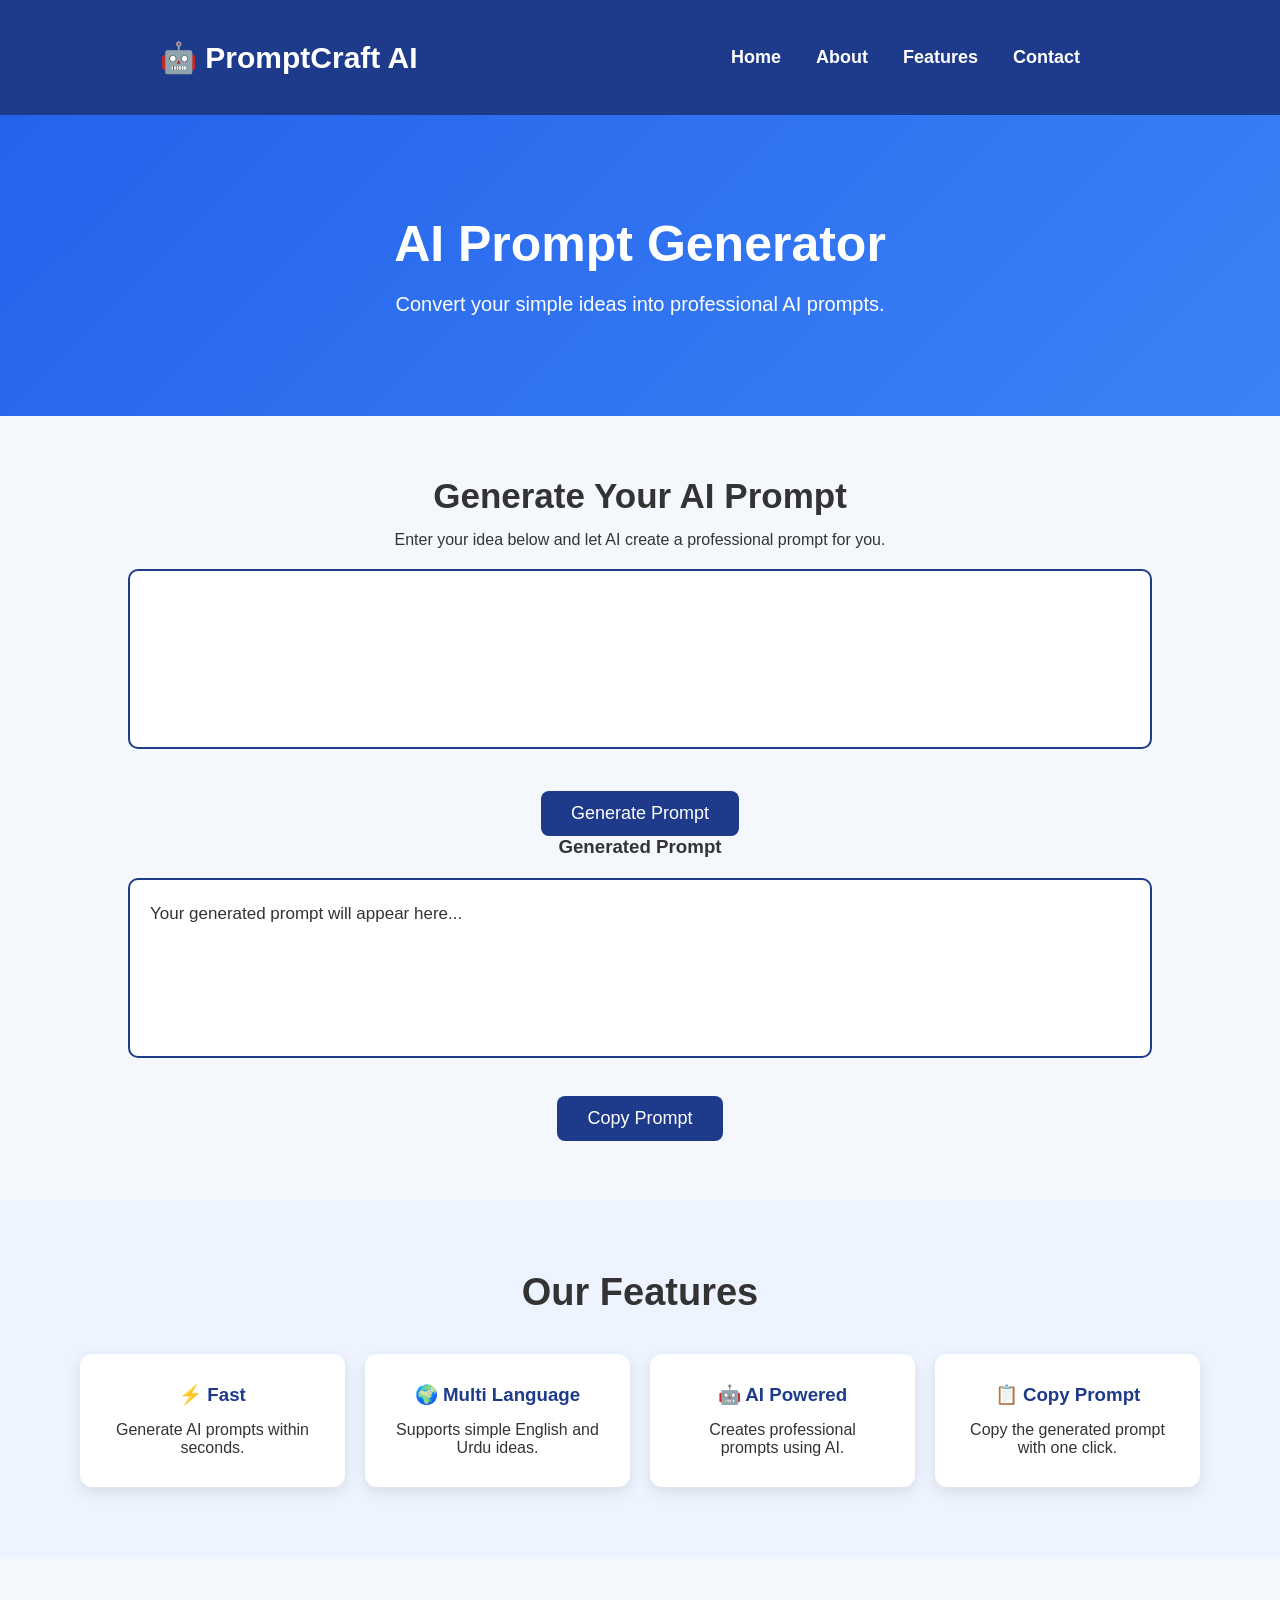
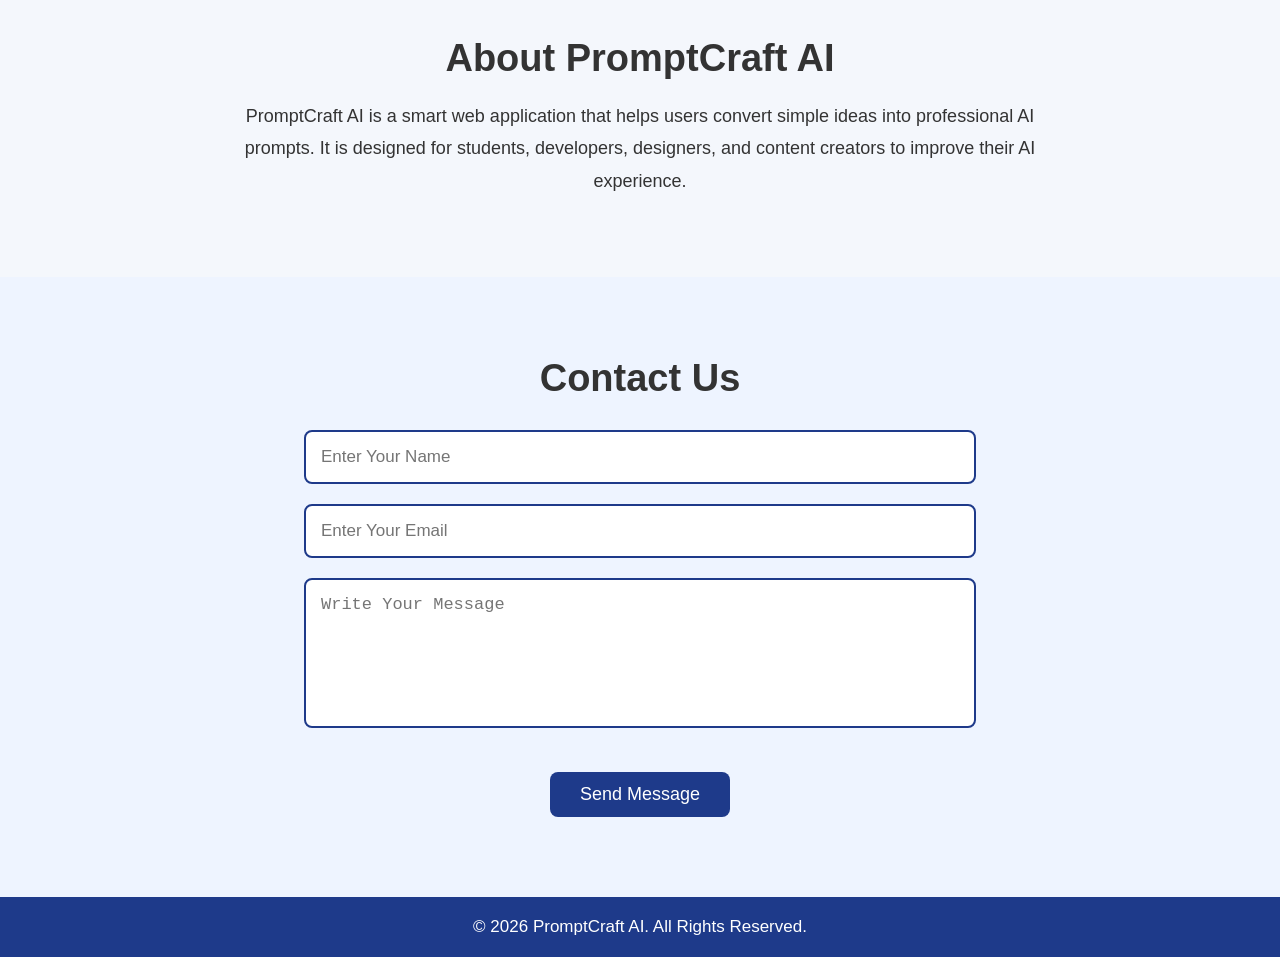
<file: prompt.html>
<!DOCTYPE html>
<html lang="en">
<head>
    <meta charset="UTF-8">
    <meta name="viewport" content="width=device-width, initial-scale=1.0">
    <title>PromptCraft AI</title>

    <!-- CSS -->
    <link rel="stylesheet" href="styleprompt.css">

    <!-- Font Awesome Icons -->
    <link rel="stylesheet"
    href="https://cdnjs.cloudflare.com/ajax/libs/font-awesome/6.6.0/css/all.min.css">

</head>
<body>
    <header id="home">

    <nav>

        <h2>🤖 PromptCraft AI</h2>

        <ul>

            <li><a href="#home">Home</a></li>

            <li><a href="#about">About</a></li>

            <li><a href="#features">Features</a></li>

            <li><a href="#contact">Contact</a></li>

        </ul>

    </nav>

</header>
<section class="hero" >

    <h1>AI Prompt Generator</h1>

    <p>
        Convert your simple ideas into professional AI prompts.
    </p>

</section>
<section class="generator">

    <h2>Generate Your AI Prompt</h2>

    <p>
        Enter your idea below and let AI create a professional prompt for you.
    </p>

    <textarea
        id="userInput"
        placeholder="Example: Mujhe perfume website banani hai...">
    </textarea>

    <br><br>

    <button id="generateBtn">
        Generate Prompt
    </button>

    <h3>Generated Prompt</h3>

    <div id="output">

        Your generated prompt will appear here...

    </div>

    <br>

    <button id="copyBtn">
        Copy Prompt
    </button>

</section>
<section class="features" id="features">

    <h2>Our Features</h2>

    <div class="feature-box">

        <div class="feature">
            <h3>⚡ Fast</h3>
            <p>Generate AI prompts within seconds.</p>
        </div>

        <div class="feature">
            <h3>🌍 Multi Language</h3>
            <p>Supports simple English and Urdu ideas.</p>
        </div>

        <div class="feature">
            <h3>🤖 AI Powered</h3>
            <p>Creates professional prompts using AI.</p>
        </div>

        <div class="feature">
            <h3>📋 Copy Prompt</h3>
            <p>Copy the generated prompt with one click.</p>
        </div>

    </div>

</section>
<section class="about" id="about">

    <h2>About PromptCraft AI</h2>

    <p>
        PromptCraft AI is a smart web application that helps users convert
        simple ideas into professional AI prompts. It is designed for students,
        developers, designers, and content creators to improve their AI experience.
    </p>

</section>
<section class="contact" id="contact">

    <h2>Contact Us</h2>

    <form>

        <input type="text" placeholder="Enter Your Name" required>

        <input type="email" placeholder="Enter Your Email" required>

        <textarea placeholder="Write Your Message"></textarea>

        <button type="submit">Send Message</button>

    </form>

</section>
<footer>

    <p>&copy; 2026 PromptCraft AI. All Rights Reserved.</p>

</footer>

<script src="https://code.jquery.com/jquery-3.7.1.min.js"></script>
<script src="script.js"></script>

</body>
</html>
</file>
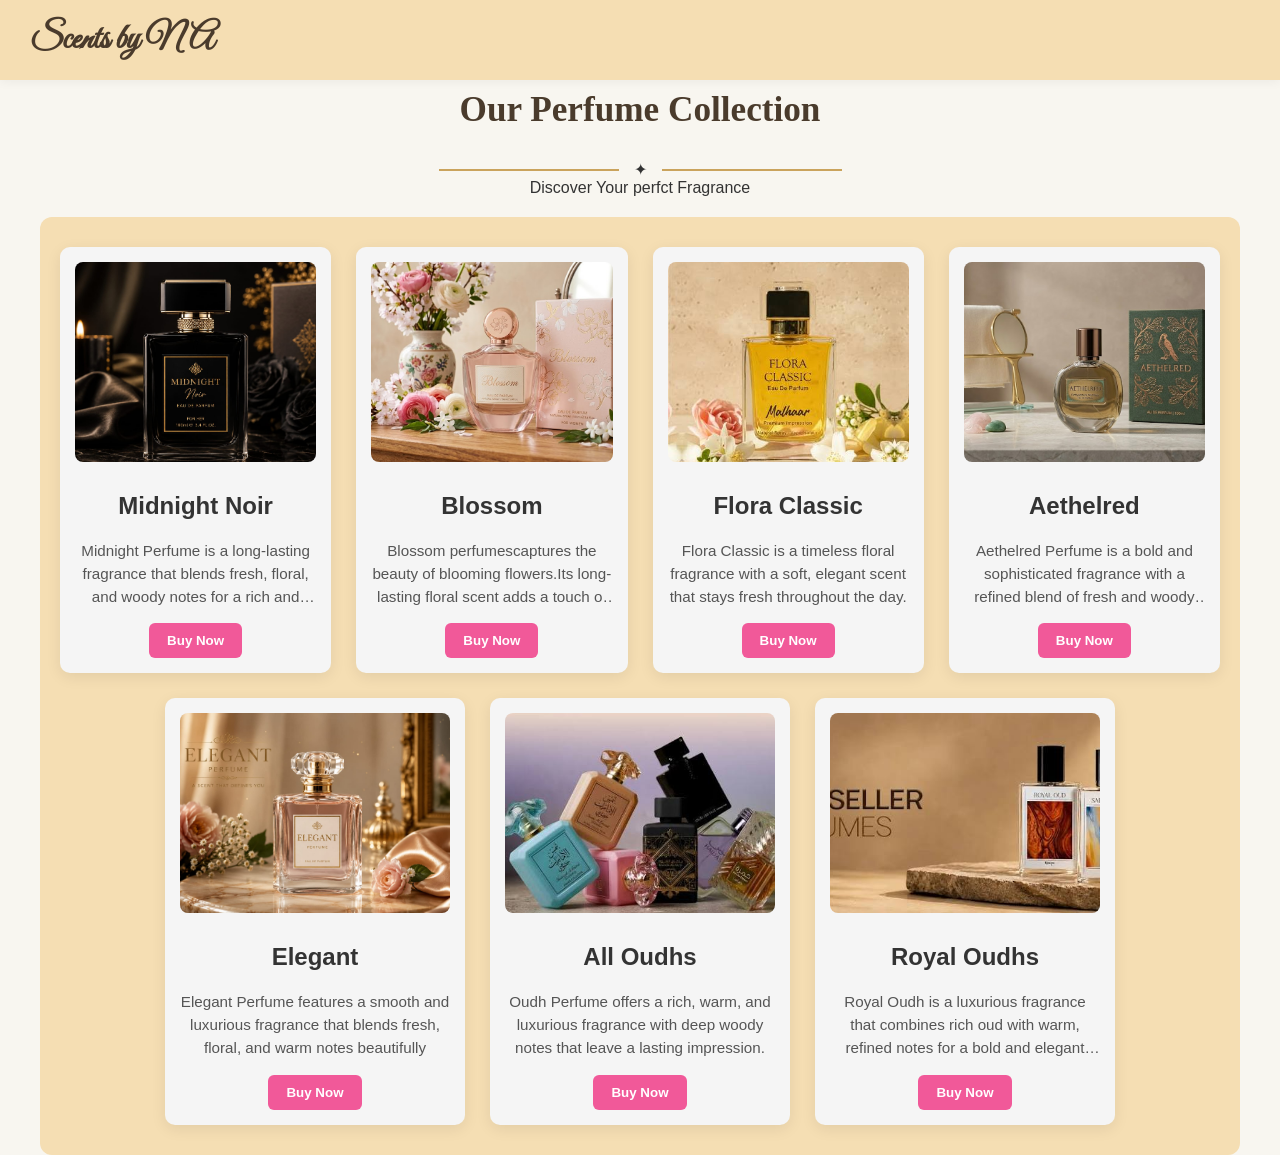
<file: Scents by NA.html>
<!DOCTYPE html>
<html lang="en">
<head>
    <meta charset="UTF-8">
    <meta name="viewport" content="width=device-width, initial-scale=1.0">
    <title>Document</title>
    <link rel="stylesheet" href="style2.css">
    <link href="https://fonts.googleapis.com/css2?family=Great+Vibes&display=swap" rel="stylesheet">
</head>
<body>
    <header>
        <h1>Scents by <span>NA</span></h1>
    </header>
        <h1 align="center" class="Our">Our Perfume Collection</h1>
        <div class="heading-line">
        <span></span>
         ✦
        <span></span>
        </div>
        <p align="center">Discover Your perfct Fragrance </p>
        <div class="container">
            <div class="card">
                    <img src="midnight.jpeg" alt="Perfume">
                    <h2 class="h1">Midnight Noir</h2>
                    <p>Midnight Perfume is a long-lasting fragrance that blends fresh, floral, and woody notes for a rich and elegant scent.</p>
                    <button>Buy Now</button>
                </div>
                 <div class="card">
                    <img src="blossom.jpg" alt="Perfume">
                    <h2 class="h1">Blossom</h2>
                    <p> Blossom perfumescaptures the beauty of blooming flowers.Its long-lasting floral scent adds a touch of charm and freshness to every moment. </p>
                    <button>Buy Now</button>
                </div>
                 <div class="card">
                    <img src="flora.jpg" alt="Perfume">
                    <h2 class="h1">Flora Classic</h2>
                    <p>Flora Classic is a timeless floral fragrance with a soft, elegant scent that stays fresh throughout the day.</p>
                    <button>Buy Now</button>
                </div>
                 <div class="card">
                    <img src="etherled.jpg" alt="Perfume">
                    <h2 class="h1">Aethelred</h2>
                    <p>Aethelred Perfume is a bold and sophisticated fragrance with a refined blend of fresh and woody notes</p>
                    <button>Buy Now</button>
                </div>
                 <div class="card">
                    <img src="elegant.jpeg" alt="Perfume">
                    <h2 class="h1">Elegant</h2>
                    <p>Elegant Perfume features a smooth and luxurious fragrance that blends fresh, floral, and warm notes beautifully</p>
                    <button>Buy Now</button>
                </div>
                 <div class="card">
                    <img src="oudh.jpg" alt="Perfume">
                    <h2 class="h1">All Oudhs</h2>
                    <p>Oudh Perfume offers a rich, warm, and luxurious fragrance with deep woody notes that leave a lasting impression.</p>
                    <button>Buy Now</button>
                </div>
                 <div class="card">
                    <img src="royal oudh.jpg" alt="Perfume">
                    <h2 class="h1">Royal Oudhs</h2>
                    <p>Royal Oudh is a luxurious fragrance that combines rich oud with warm, refined notes for a bold and elegant scent.</p>
                    <button>Buy Now</button>
                </div>
        </div>

</body>
</html>
</file>
<file: styleportal.css>
/* ================= Root Variables ================= */
:root {
  --bg-dark: #090d16;
  --card-bg: rgba(255, 255, 255, 0.03);
  --glass-border: rgba(255, 255, 255, 0.08);
  --primary-accent: #3b82f6;
  --purple-accent: #8b5cf6;
  --cyan-accent: #06b6d4;
  --text-main: #f8fafc;
  --text-sub: #94a3b8;
}

* {
  margin: 0;
  padding: 0;
  box-sizing: border-box;
}
html{
  scroll-behavior: smooth;
}

body {
  font-family: 'Segoe UI', -apple-system, BlinkMacSystemFont, Roboto, sans-serif;
  background-color: var(--bg-dark);
  color: var(--text-main);
  overflow-x: hidden;
  line-height: 1.6;
}

a {
  text-decoration: none;
}

/* ================= Header ================= */
.main-header {
  background: rgba(9, 13, 22, 0.7);
  backdrop-filter: blur(16px);
  -webkit-backdrop-filter: blur(16px);
  border-bottom: 1px solid var(--glass-border);
  position: sticky;
  top: 0;
  z-index: 1000;
  padding: 1rem 0;
}

.header-container {
  max-width: 1200px;
  margin: 0 auto;
  padding: 0 1.5rem;
  display: flex;
  justify-content: space-between;
  align-items: center;
}

.logo {
  display: flex;
  align-items: center;
  gap: 0.8rem;
}

.logo-badge {
  width: 40px;
  height: 40px;
  border-radius: 10px;
  background: linear-gradient(135deg, var(--primary-accent), var(--purple-accent));
  display: flex;
  align-items: center;
  justify-content: center;
  font-weight: 800;
  color: #fff;
  box-shadow: 0 0 15px rgba(59, 130, 246, 0.4);
}

.logo-text {
  font-size: 1.1rem;
  font-weight: 700;
  letter-spacing: 1px;
  color: var(--text-main);
}

.nav-links {
  display: flex;
  gap: 2rem;
  align-items: center;
}

.nav-links a {
  color: var(--text-sub);
  font-size: 0.95rem;
  transition: color 0.3s ease;
}

.nav-links a:hover {
  color: var(--cyan-accent);
}

.nav-links a.nav-cta {
  background: linear-gradient(135deg, var(--primary-accent), var(--purple-accent));
  color: #fff;
  padding: 0.6rem 1.3rem;
  border-radius: 20px;
  font-weight: 600;
  box-shadow: 0 0 15px rgba(139, 92, 246, 0.3);
  transition: transform 0.3s ease;
}

.nav-links a.nav-cta:hover {
  transform: translateY(-2px);
}

/* ================= Hero Section ================= */
.hero-banner {
  position: relative;
  padding: 6rem 1.5rem 4rem;
  text-align: center;
  overflow: hidden;
}

.glow-orb {
  position: absolute;
  width: 300px;
  height: 300px;
  border-radius: 50%;
  filter: blur(100px);
  z-index: -1;
  opacity: 0.5;
}

.glow-1 {
  top: 10%;
  left: 20%;
  background: var(--primary-accent);
}

.glow-2 {
  bottom: 10%;
  right: 20%;
  background: var(--purple-accent);
}

.badge-tag {
  display: inline-flex;
  align-items: center;
  gap: 0.5rem;
  padding: 0.4rem 1rem;
  border-radius: 30px;
  background: var(--card-bg);
  border: 1px solid var(--glass-border);
  font-size: 0.8rem;
  font-weight: 600;
  color: var(--cyan-accent);
  letter-spacing: 1.5px;
  margin-bottom: 1.5rem;
}

.pulse-dot {
  width: 8px;
  height: 8px;
  border-radius: 50%;
  background-color: var(--cyan-accent);
  box-shadow: 0 0 10px var(--cyan-accent);
}

.gradient-text {
  font-size: 3.2rem;
  font-weight: 800;
  background: linear-gradient(135deg, #ffffff 0%, #a5b4fc 50%, var(--cyan-accent) 100%);
  -webkit-background-clip: text;
  background-clip: text;
  -webkit-text-fill-color: transparent;
  margin-bottom: 1.2rem;
  line-height: 1.2;
}

.hero-description {
  max-width: 650px;
  margin: 0 auto 2.5rem;
  font-size: 1.1rem;
  color: var(--text-sub);
}

.hero-btns {
  display: flex;
  gap: 1.2rem;
  justify-content: center;
}

.btn {
  padding: 0.8rem 1.8rem;
  border-radius: 12px;
  font-weight: 600;
  font-size: 1rem;
  display: inline-flex;
  align-items: center;
  gap: 0.6rem;
  transition: all 0.3s ease;
  cursor: pointer;
  margin-bottom: 80px;
}

.btn-primary {
  background: linear-gradient(135deg, var(--primary-accent), var(--purple-accent));
  color: #fff;
  box-shadow: 0 10px 25px rgba(59, 130, 246, 0.4);
}

.btn-primary:hover {
  transform: translateY(-3px);
  box-shadow: 0 15px 35px rgba(59, 130, 246, 0.6);
}

.btn-glass {
  background: var(--card-bg);
  border: 1px solid var(--glass-border);
  color: var(--text-main);
  backdrop-filter: blur(10px);
}

.btn-glass:hover {
  background: rgba(255, 255, 255, 0.08);
  border-color: rgba(255, 255, 255, 0.2);
}

/* ================= Main Container ================= */
.container {
  max-width: 1200px;
  margin: 0 auto;
  padding: 0 1.5rem;
}

.glass-card {
  background: var(--card-bg);
  border: 1px solid var(--glass-border);
  border-radius: 16px;
  box-shadow: 1px 2px 6px rgb(89, 59, 109);
  padding: 1.8rem;
  backdrop-filter: blur(10px);
  transition: transform 0.3s ease, border-color 0.3s ease;
}

.glass-card:hover {
  transform: translateY(-4px);
  border-color: rgba(255, 255, 255, 0.2);
}

/* ================= 1. Top Section: Assignments ================= */
.assignments-section {
  margin-bottom: 3rem;
}

.section-title {
  font-size: 1.8rem;
  margin-bottom: 1.5rem;
  color: var(--text-main);
  text-align: center;
  margin-bottom: 80px;
  margin-top: 30px;
}

.projects-grid {
  display: grid;
  grid-template-columns: repeat(3, 1fr); /* Exactly 3 cards in top row */
  gap: 1.5rem;
}

.project-card {
  display: flex;
  flex-direction: column;
  justify-content: space-between;
}

.project-tag {
  font-size: 0.75rem;
  font-weight: 700;
  text-transform: uppercase;
  color: var(--purple-accent);
  margin-bottom: 0.5rem;
}

.project-card h4 {
  font-size: 1.3rem;
  color: var(--text-main);
  margin-bottom: 0.6rem;
}

.project-card p {
  font-size: 0.9rem;
  color: var(--text-sub);
  margin-bottom: 1.5rem;
}

.project-link {
  color: var(--cyan-accent);
  font-weight: 600;
  font-size: 0.9rem;
  display: inline-flex;
  align-items: center;
  gap: 0.5rem;
}


/* ================= Featured Main Project ================= */
.featured-project-section {
  margin: 3rem auto;
  width: 100%;
}

.featured-project-card {
  position: relative;
  background: linear-gradient(135deg, rgba(15, 23, 42, 0.9), rgba(59, 130, 246, 0.12));
  border: 1px solid rgba(6, 182, 212, 0.4);
  box-shadow: 0 0 25px rgba(6, 182, 212, 0.15);
  padding: 2.5rem 2rem;
  overflow: hidden;
}

.featured-badge {
  display: inline-flex;
  align-items: center;
  gap: 0.4rem;
  background: rgba(6, 182, 212, 0.15);
  color: var(--cyan-accent);
  border: 1px solid rgba(6, 182, 212, 0.3);
  padding: 0.3rem 0.9rem;
  border-radius: 20px;
  font-size: 0.75rem;
  font-weight: 700;
  text-transform: uppercase;
  letter-spacing: 1px;
  margin-bottom: 1.2rem;
}

.featured-content {
  display: flex;
  justify-content: space-between;
  align-items: center;
  gap: 2rem;
}

.project-info h3 {
  font-size: 1.8rem;
  color: var(--text-main);
  margin: 0.4rem 0 0.8rem 0;
}

.project-info p {
  color: var(--text-sub);
  font-size: 1rem;
  max-width: 700px;
  margin-bottom: 1.2rem;
}

.project-tech-tags {
  display: flex;
  gap: 0.6rem;
  flex-wrap: wrap;
}

.project-tech-tags span {
  background: rgba(255, 255, 255, 0.05);
  border: 1px solid var(--glass-border);
  color: #a5b4fc;
  padding: 0.3rem 0.8rem;
  border-radius: 8px;
  font-size: 0.8rem;
  font-weight: 500;
}

.project-btn {
  margin-bottom: 0 !important;
  white-space: nowrap;
}

/* Mobile Responsiveness */
@media (max-width: 768px) {
  .featured-content {
    flex-direction: column;
    align-items: flex-start;
  }
  
  .project-btn {
    width: 100%;
  }
}

/* ================= 2. Bottom Section: Skills (Left) & CV (Right) ================= */
.bottom-grid {
  display: grid;
  grid-template-columns: 1fr 1fr; /* 2 Equal Columns at bottom */
  gap: 1.5rem;
  margin-bottom: 5rem;
}

.card-title {
  font-size: 1.2rem;
  color: var(--text-main);
  margin-bottom: 1.2rem;
  display: flex;
  align-items: center;
  gap: 0.6rem;
}

.card-title i {
  color: var(--cyan-accent);
}

/* Skills Box */
/* Skills Container */
.skills-section {
  width: 100%;
  max-width: 900px;
  margin: 30px auto;
  padding: 10px;
}

.skills-header h2 {
  color: #ffffff;
  font-size: 1.6rem;
  margin-bottom: 20px;
  display: flex;
  align-items: center;
  gap: 10px;
}

.skills-header h2 i {
  color: #00f2fe;
}

/* Modern Card Grid Layout */
.skills-card-grid {
  display: grid;
  grid-template-columns: repeat(auto-fit, minmax(200px, 1fr));
  gap: 20px;
}

/* Individual Tech Card Style */
.tech-card {
  position: relative;
  background: rgba(15, 23, 42, 0.7);
  border: 1px solid rgba(255, 255, 255, 0.08);
  border-radius: 16px;
  padding: 22px 18px;
  display: flex;
  flex-direction: column;
  align-items: center;
  text-align: center;
  backdrop-filter: blur(10px);
  transition: all 0.35s ease;
  overflow: hidden;
}

/* Subtle Glowing Background Effect on Hover */
.tech-card::before {
  content: '';
  position: absolute;
  top: 0;
  left: 0;
  width: 100%;
  height: 100%;
  background: radial-gradient(circle at center, rgba(0, 242, 254, 0.12), transparent 70%);
  opacity: 0;
  transition: opacity 0.35s ease;
}

.tech-card:hover::before {
  opacity: 1;
}

.tech-card:hover {
  transform: translateY(-6px);
  border-color: rgba(0, 242, 254, 0.4);
  box-shadow: 0 10px 25px rgba(0, 0, 0, 0.4), 0 0 15px rgba(0, 242, 254, 0.2);
}

/* Icon Styles */
.tech-icon {
  font-size: 2.5rem;
  margin-bottom: 12px;
  transition: transform 0.3s ease;
}

.tech-card:hover .tech-icon {
  transform: scale(1.15);
}

/* Custom Colors for Icons */
.html-card .tech-icon { color: #e34f26; }
.css-card .tech-icon { color: #1572b6; }
.js-card .tech-icon { color: #f7df1e; }
.bs-card .tech-icon { color: #7952b3; }

/* Text Styling */
.tech-details h3 {
  color: #ffffff;
  font-size: 1.1rem;
  margin-bottom: 5px;
}

.tech-details p {
  color: #94a3b8;
  font-size: 0.82rem;
  line-height: 1.4;
  margin-bottom: 15px;
}

/* Level Badge */
.skill-badge {
  display: inline-block;
  padding: 4px 12px;
  background: rgba(0, 242, 254, 0.1);
  color: #00f2fe;
  border: 1px solid rgba(0, 242, 254, 0.3);
  border-radius: 20px;
  font-size: 0.75rem;
  font-weight: 600;
  margin-top: auto;
}




/* ================= Certifications Section ================= */
.certifications-section {
  margin: 50px auto;
}

.cert-grid {
  display: grid;
  grid-template-columns: repeat(2, 1fr);
  gap: 1.5rem;
}

.cert-card {
  display: flex;
  align-items: flex-start;
  gap: 1.2rem;
  padding: 1.8rem;
  position: relative;
  overflow: hidden;
}

.cert-icon {
  font-size: 2.2rem;
  min-width: 55px;
  height: 55px;
  border-radius: 12px;
  display: flex;
  align-items: center;
  justify-content: center;
}

/* Shopify Card Styling */
.shopify-icon {
  background: rgba(150, 191, 71, 0.15);
  color: #96bf47;
  border: 1px solid rgba(150, 191, 71, 0.3);
}

/* Cyber Security Card Styling */
.security-icon {
  background: rgba(6, 182, 212, 0.15);
  color: var(--cyan-accent);
  border: 1px solid rgba(6, 182, 212, 0.3);
}

.cert-info h3 {
  font-size: 1.2rem;
  color: #ffffff;
  margin: 6px 0 8px 0;
}

.cert-info p {
  font-size: 0.88rem;
  color: var(--text-sub);
  line-height: 1.5;
}

.cert-badge {
  display: inline-block;
  font-size: 0.72rem;
  font-weight: 700;
  text-transform: uppercase;
  color: #96bf47;
  letter-spacing: 0.5px;
}

.security-badge {
  color: var(--cyan-accent);
}

/* Responsive Scaling for Certificates */
@media (max-width: 768px) {
  .cert-grid {
    grid-template-columns: 1fr;
  }
  
  .cert-card {
    flex-direction: column;
  }
}



/* ================= Footer ================= */
.main-footer {
  background: rgba(9, 13, 22, 0.9);
  border-top: 1px solid var(--glass-border);
  padding: 2rem 0;
  color: var(--text-sub);
}

.footer-content {
  display: flex;
  justify-content: space-between;
  align-items: center;
  font-size: 0.9rem;
}

.footer-socials {
  display: flex;
  gap: 1.2rem;
}

.footer-socials a {
  color: var(--text-sub);
  font-size: 1.2rem;
}

/* ================= Responsive Layout ================= */
@media (max-width: 900px) {
  .projects-grid {
    grid-template-columns: 1fr; /* Stack assignments on smaller screens */
  }

  .bottom-grid {
    grid-template-columns: 1fr; /* Stack skills & CV on smaller screens */
  }

  .gradient-text {
    font-size: 2.3rem;
  }
}


/* Contact Section Styling */
.contact-section {
  padding: 60px 20px;
  text-align: center;
  background-color: #0d1117;
}

.contact-card {
  max-width: 600px;
  margin: 0 auto;
  background: rgba(255, 255, 255, 0.03);
  border: 1px solid rgba(255, 255, 255, 0.1);
  border-radius: 12px;
  padding: 40px 20px;
}

.contact-card h2 {
  font-size: 2rem;
  color: #ffffff;
  margin-bottom: 10px;
}

.contact-card p {
  color: #9ea0a6;
  font-size: 1rem;
  margin-bottom: 20px;
}

.contact-email-btn {
  color: #ffffff;
  text-decoration: none;
  font-size: 1rem;
  font-weight: 500;
  background: linear-gradient(135deg, #6366f1, #a855f7);
  padding: 12px 24px;
  border-radius: 8px;
  display: inline-flex;
  align-items: center;
  gap: 10px;
  transition: opacity 0.3s ease;
}

.contact-email-btn:hover {
  opacity: 0.9;
}

/*  Footer Styling */
.site-footer {
  background-color: #0b0f17;
  border-top: 1px solid rgba(255, 255, 255, 0.08);
  padding: 25px 20px;
  width: 100%;
}

.footer-container {
  max-width: 1200px;
  margin: 0 auto;
  display: flex;
  justify-content: space-between;
  align-items: center;
  flex-wrap: wrap;
  gap: 15px;
}

.copyright-text {
  color: #9ea0a6;
  font-size: 0.9rem;
  margin: 0;
}

.footer-social-links {
  display: flex;
  align-items: center;
  gap: 20px;
  flex-wrap: wrap;
}

.footer-link {
  color: #ffffff;
  text-decoration: none;
  font-size: 0.95rem;
  display: inline-flex;
  align-items: center;
  gap: 8px;
  transition: color 0.3s ease, transform 0.2s ease;
}

.footer-link i {
  font-size: 1.1rem;
}

.footer-link:hover {
  color: #a855f7;
  transform: translateY(-2px);
}

/* Mobile Responsiveness */
@media (max-width: 600px) {
  .footer-container {
    flex-direction: column-reverse;
    text-align: center;
    justify-content: center;
  }

  .footer-social-links {
    justify-content: center;
    gap: 18px;
  }
}
</file>
<file: style1.css>
* {
    padding: 0;
    margin: 0;
    box-sizing: border-box;
}

html {
    scroll-behavior: smooth;
}

body {
    font-family: Arial, Helvetica, sans-serif;
    line-height: 1.6;
    overflow-x: hidden;
}

/*----- HEADER & NAVBAR -----*/
nav {
    display: flex;
    justify-content: space-between;
    height: 70px;
    width: 100%;
    align-items: center;
    position: fixed;
    top: 0;
    left: 0;
    padding: 0 5%;
    background-color: #0f172a;
    z-index: 1000;
}

.logo {
    display: inline-flex;
    gap: 12px;
    color: white;
    align-items: center;
    font-weight: bold;
    font-size: 1.3rem;
    font-family: Georgia, 'Times New Roman', Times, serif;
}

nav img {
    width: 45px;
    height: 45px;
    object-fit: cover;
    border-radius: 50%;
}

.nav-content {
    display: flex;
    list-style-type: none;
    gap: 10px;
}
li{
    color: white;
}

li a {
    padding: 10px 15px;
    text-decoration: none;
    color: white;
    transition: color 0.3s ease;
}

a:hover {
    color: goldenrod;
}

/*----- HERO BANNER -----*/
.hero-section {
    background: linear-gradient(rgba(0,0,0,0.6), rgba(0,0,0,0.6)), url('bg img.png') center/cover no-repeat;
    text-align: center;
    min-height: 100vh;
    display: flex;
    align-items: center;
    justify-content: center;
    padding: 80px 20px 40px 20px;
}

.hero {
    color: white;
    max-width: 800px;
}

.hero h1 {
    font-size: 2.5rem;
    margin-bottom: 15px;
}

.cta-primary {
    padding: 12px 24px;
    border: 1px solid white;
    border-radius: 6px;
    background-color: #0f172a;
    color: white;
    margin-top: 20px;
    font-size: 1rem;
    cursor: pointer;
    transition: all 0.3s ease;
}

.cta-primary:hover {
    background-color: white;
    color: #0f172a;
}
button a{
    text-decoration: none;
    color: white;
}

/*----- FEATURES SECTION -----*/
.features {
    min-height: 100vh;
    padding: 80px 8%;
    background: linear-gradient(135deg, #020617, #0f172a, #172554);
    color: white;
    text-align: center;
}

.features h1 {
    font-size: 2.2rem;
    margin-bottom: 15px;
}

.features p {
    margin-bottom: 50px;
    color: #cbd5e1;
}

.cards {
    display: grid;
    grid-template-columns: repeat(3, 1fr);
    gap: 30px;
}

.col {
    background: rgba(255, 255, 255, 0.08);
    border-radius: 10px;
    padding: 25px;
    box-shadow: 1px 2px 8px #020617;
    transition: transform 0.3s ease;
}

.col:hover {
    transform: translateY(-10px);
}

.card-body {
    padding: 10px;
}

.card-title h2 {
    margin-bottom: 15px;
}

.card-text p {
    line-height: 1.6;
}

/*----- PRICING SECTION -----*/
.pricing {
    min-height: 100vh;
    padding: 80px 8%;
    text-align: center;
    background: linear-gradient(135deg, #020617, #0f172a, #172554);
}

.pricing h1 {
    font-size: 2.2rem;
    color: white;
}

.pricing-text {
    margin-bottom: 40px;
    color: #cbd5e1;
}

.pricing-cards {
    display: grid;
    grid-template-columns: repeat(3, 1fr);
    gap: 30px;
}

.price-card {
    transition: transform 0.3s ease;
    padding: 30px;
    box-shadow: 1px 2px 8px #020617;
    background: rgba(255, 255, 255, 0.08);
    border-radius: 10px;
    display: flex;
    flex-direction: column;
    justify-content: space-between;
}

.price-card:hover {
    transform: translateY(-10px);
}

.price-card h2 {
    color: white;
    margin-bottom: 10px;
}

.price-card h3 {
    font-size: 2.2rem;
    margin: 15px 0;
    color: white;
}

.price-card p {
    color: #cbd5e1;
}

.price-card button {
    padding: 12px 25px;
    border: none;
    border-radius: 5px;
    background: #1e3a8a;
    color: white;
    margin-top: 20px;
    cursor: pointer;
    font-weight: bold;
    transition: background 0.3s ease;
}

.price-card button:hover {
    background: #2563eb;
}

/*----- FOOTER -----*/
footer {
    text-align: center;
    background-color: #0f172a;
    color: white;
    padding: 20px;
}

footer p {
    margin: 0;
}

/* ==========================================
   RESPONSIVE MEDIA QUERIES
   ========================================== */

/* Tablet View (Max Width: 992px) */
@media (max-width: 992px) {
    .cards, 
    .pricing-cards {
        grid-template-columns: repeat(2, 1fr);
        gap: 20px;
    }

    .hero h1 {
        font-size: 2.2rem;
    }
}

/* Mobile View (Max Width: 768px) */
@media (max-width: 768px) {
    nav {
        flex-direction: column;
        height: auto;
        padding: 15px;
        gap: 10px;
    }

    .logo {
        font-size: 1.1rem;
    }

    .nav-content {
        gap: 5px;
    }

    li a {
        padding: 6px 10px;
        font-size: 0.9rem;
    }

    .hero-section {
        padding-top: 130px;
    }

    .hero h1 {
        font-size: 1.8rem;
    }

    .features, 
    .pricing {
        padding: 60px 5%;
    }

    .cards, 
    .pricing-cards {
        grid-template-columns: 1fr;
    }

    .col, 
    .price-card {
        padding: 20px;
    }
}
</file>
<file: stylegrid.css>
/* Reset & Base Styles */
* {
    margin: 0;
    padding: 0;
    box-sizing: border-box;
}

body {
    background-color: #efd7d7;
    font-family: Arial, sans-serif;
}

/* Header Section */
header {
    text-align: center;
    padding: 20px 10px;
}

header h1 {
    font-size: 2.5rem;
    color: black;
}

header h1 span {
    color: purple;
}

.heading-line {
    display: flex;
    justify-content: center;
    align-items: center;
    gap: 10px;
    margin-top: 5px;
}

.heading-line span {
    width: 180px;
    height: 2px;
    background: purple;
}

/* Navigation Bar */
nav {
    margin: 20px 0;
}

nav ul {
    list-style: none;
    display: flex;
    justify-content: center;
    flex-wrap: wrap;
    gap: 10px;
    padding: 0 10px;
}

nav ul li a {
    text-decoration: none;
    color: black;
    padding: 8px 16px;
    border-radius: 20px;
    font-weight: bold;
    display: inline-block;
    transition: all 0.3s ease;
}

nav ul li a:hover,
.active {
    background-color: purple;
    color: white;
}

/* Grid Gallery (Desktop Default) */
.gallery {
    width: 90%;
    max-width: 1200px;
    margin: 0 auto 30px auto;
    display: grid;
    grid-template-columns: repeat(4, 1fr);
    gap: 15px;
}

.item {
    position: relative;
    overflow: hidden;
    border-radius: 10px;
}

.item img {
    width: 100%;
    height: 220px;
    object-fit: cover;
    border-radius: 10px;
    display: block;
}

/* Grid Layout Spans */
.wide {
    grid-column: span 2;
}

.tall {
    grid-row: span 2;
}

.tall img {
    height: 455px;
}

.wide img {
    height: 220px;
}

/* Badges */
.badges {
    position: absolute;
    width: 110px;
    height: 22px;
    display: flex;
    align-items: center;
    justify-content: center;
    background-color: rgb(116, 4, 4);
    color: white;
    top: 10px;
    left: 10px;
    z-index: 10;
    font-size: 12px;
    border-radius: 10px;
}

/* Footer */
footer {
    width: 100%;
    background: purple;
    color: white;
    text-align: center;
    padding: 15px;
}

/* ==========================================
   RESPONSIVE MEDIA QUERIES
   ========================================== */

/* Tablet View (Max Width: 992px) */
@media (max-width: 992px) {
    .gallery {
        grid-template-columns: repeat(2, 1fr);
        width: 95%;
    }
}

/* Mobile View (Max Width: 600px) */
@media (max-width: 600px) {
    header h1 {
        font-size: 1.8rem;
    }

    .heading-line span {
        width: 80px;
    }

    .gallery {
        grid-template-columns: 1fr;
        gap: 12px;
    }

    /* Mobile par Wide aur Tall items single column ho jayenge */
    .wide,
    .tall {
        grid-column: span 1;
        grid-row: span 1;
    }

    .tall img,
    .wide img,
    .item img {
        height: 240px;
    }
}
</file>
<file: styleindex.css>
/* ==========================================
   HEADER & NAVIGATION BAR STYLES
   ========================================== */
html{
  scroll-behavior: smooth;
}

.main-header {
  position: fixed;
  top: 0;
  left: 0;
  width: 100%;
  z-index: 1000;
  padding: 10px 5%; /* Height kam karne ke liye vertical padding reduce kar di hai */
  transition: all var(--transition-normal);
  background: rgba(7, 11, 20, 0.4);
  backdrop-filter: blur(12px);
  -webkit-backdrop-filter: blur(12px);
  border-bottom: 1px solid rgba(255, 255, 255, 0.05);
}

.header-actions {
  display: flex;
  align-items: center;
  gap: 20px; /* Badge aur Ask AI button ke beech gap barhaya */
  margin-left: 10px; /* Nav menu se safe separation */
}

.nav-chatbot-btn {
  margin-right: 20px;
  padding-right: 18px; 
}

.navbar-right {
  padding-right: 25px;
}

.nav-ai-btn {
  padding: 10px 22px; /* Top/Bottom 10px aur Left/Right 22px padding */
  font-weight: 600;
  border-radius: 50px; /* Pill shape for futuristic AI look */
  border: 1px solid rgba(0, 242, 254, 0.3);
  background: rgba(0, 242, 254, 0.06);
  transition: all var(--transition-fast);
}

.nav-ai-btn:hover {
  background: rgba(0, 242, 254, 0.15);
  border-color: var(--primary-cyan);
  box-shadow: 0 0 15px rgba(0, 242, 254, 0.3);
  transform: translateY(-2px);
}

/* Scrolled State Effect */
.main-header.scrolled {
  padding: 12px 5%;
  background: rgba(7, 11, 20, 0.85);
  border-bottom: 1px solid rgba(56, 189, 248, 0.2);
  box-shadow: 0 10px 30px rgba(0, 0, 0, 0.6);
}

.header-container {
  max-width: 1350px;
  margin: 0 auto;
  display: flex;
  align-items: center;
  justify-content: space-between;
  gap: 40px;
}

/* --- Brand Cyber Hexagon Logo --- */
.brand-logo {
  display: flex;
  align-items: center;
  gap: 14px;
  text-decoration: none;
  position: relative;
}

.logo-hexagon-wrapper {
  position: relative;
  width: 48px;
  height: 48px;
  display: flex;
  align-items: center;
  justify-content: center;
}

.hex-svg {
  position: absolute;
  top: 0;
  left: 0;
  width: 100%;
  height: 100%;
  overflow: visible;
  filter: drop-shadow(0 0 8px rgba(0, 242, 254, 0.4));
}

.hex-path-outer {
  fill: none;
  stroke: url(#hexGlow);
  stroke-width: 3;
  stroke-dasharray: 20 10;
  animation: rotateHex 12s linear infinite;
  transform-origin: 50% 50%;
}

.hex-path-inner {
  fill: rgba(7, 11, 20, 0.85);
  stroke: rgba(56, 189, 248, 0.3);
  stroke-width: 2;
  transition: all var(--transition-fast);
}

.logo-icon-content {
  position: relative;
  z-index: 2;
  color: var(--primary-cyan);
  font-size: 1.35rem;
  display: flex;
  align-items: center;
  justify-content: center;
  transition: transform var(--transition-fast);
}

/* Logo Hover Interaction */
.brand-logo:hover .hex-path-inner {
  fill: rgba(0, 242, 254, 0.15);
  stroke: var(--primary-cyan);
}

.brand-logo:hover .logo-icon-content {
  transform: scale(1.15);
  color: #ffffff;
  text-shadow: 0 0 10px var(--primary-cyan);
}

.brand-logo:hover .hex-path-outer {
  animation-duration: 4s;
}

@keyframes rotateHex {
  from { transform: rotate(0deg); }
  to { transform: rotate(360deg); }
}

.logo-text {
  display: flex;
  flex-direction: column;
}

.brand-name {
  font-size: 1.2rem;
  font-weight: 800;
  letter-spacing: -0.5px;
  color: var(--text-main);
}

.brand-name .highlight {
  color: var(--primary-cyan);
}

.brand-sub {
  font-size: 0.65rem;
  font-weight: 700;
  letter-spacing: 1.8px;
  color: var(--text-dim);
  display: flex;
  align-items: center;
  gap: 5px;
}

.sub-dot {
  width: 5px;
  height: 5px;
  background-color: var(--primary-cyan);
  border-radius: 50%;
  box-shadow: 0 0 6px var(--primary-cyan);
}

/* --- Nav Menu Links --- */
.nav-list {
  display: flex;
  align-items: center;
  gap: 28px;
  list-style: none;
}
.nav-menu {
  margin-left: auto; /* Nav Menu ko Right side push karta hai */
  margin-right: 20px; /* Right Action buttons se thoda distance */
}

.nav-link {
  font-size: 0.9rem;
  font-weight: 500;
  color: var(--text-muted);
  display: flex;
  align-items: center;
  gap: 8px;
  padding: 6px 12px;
  border-radius: var(--radius-sm);
  transition: all var(--transition-fast);
}

.nav-link i {
  font-size: 0.85rem;
  opacity: 0.7;
}

.nav-link:hover, 
.nav-link.active {
  color: var(--primary-cyan);
  background: rgba(56, 189, 248, 0.08);
}

.nav-link.active i {
  opacity: 1;
  color: var(--primary-cyan);
}

.nav-link.text-danger:hover {
  color: #ef4444;
  background: rgba(239, 68, 68, 0.1);
}

/* --- Header Actions --- */
.header-actions {
  display: flex;
  align-items: center;
  gap: 16px;
}

.network-badge {
  display: flex;
  align-items: center;
  gap: 8px;
  padding: 6px 12px;
  border-radius: 50px;
  background: rgba(16, 185, 129, 0.1);
  border: 1px solid rgba(16, 185, 129, 0.25);
}

.live-pulse {
  width: 8px;
  height: 8px;
  border-radius: 50%;
  background-color: var(--badge-success-text);
  box-shadow: 0 0 8px var(--badge-success-text);
  animation: pulse 1.5s infinite;
}

.badge-text {
  font-size: 0.75rem;
  font-weight: 600;
  color: var(--badge-success-text);
}

.btn-sm {
  padding: 8px 16px;
  font-size: 0.85rem;
}

.mobile-toggle {
  display: none;
  background: transparent;
  border: none;
  color: var(--text-main);
  font-size: 1.5rem;
  cursor: pointer;
  padding: 4px;
}

/* --- Responsive Layout --- */
@media (max-width: 1024px) {
  .network-badge { display: none; }
}

@media (max-width: 868px) {
  .mobile-toggle { display: block; }

  .nav-menu {
    position: absolute;
    top: 100%;
    left: 0;
    width: 100%;
    background: rgba(7, 11, 20, 0.95);
    backdrop-filter: blur(20px);
    border-bottom: 1px solid var(--bg-card-border);
    padding: 20px 5%;
    clip-path: circle(0% at 100% 0);
    transition: clip-path 0.4s ease-in-out;
  }

  .nav-menu.open {
    clip-path: circle(150% at 100% 0);
  }

  .nav-list {
    flex-direction: column;
    align-items: flex-start;
    gap: 12px;
  }

  .nav-link {
    width: 100%;
    padding: 10px 14px;
    font-size: 1rem;
  }

  .nav-ai-btn { display: none; }
}


/* ==========================================
   SAFE NEIGHBOUR AI - GLOBAL VARIABLES & RESET
   ========================================== */
:root {
  /* Color Palette - Dark Futuristic Blue Theme */
  --bg-dark: #070b14;
  --bg-card: rgba(15, 23, 42, 0.65);
  --bg-card-border: rgba(56, 189, 248, 0.15);
  
  --primary-cyan: #00f2fe;
  --primary-blue: #4facfe;
  --accent-blue: #3b82f6;
  --accent-purple: #6366f1;
  --glow-cyan: rgba(0, 242, 254, 0.35);
  
  --text-main: #f8fafc;
  --text-muted: #94a3b8;
  --text-dim: #64748b;

  --badge-success-bg: rgba(16, 185, 129, 0.15);
  --badge-success-text: #10b981;
  --badge-info-bg: rgba(56, 189, 248, 0.15);
  --badge-info-text: #38bdf8;

  /* Typography & Layout */
  --font-family: 'Inter', -apple-system, BlinkMacSystemFont, 'Segoe UI', Roboto, sans-serif;
  --radius-lg: 20px;
  --radius-md: 12px;
  --radius-sm: 8px;
  --glass-backdrop: blur(16px);
  --transition-fast: 0.25s ease;
  --transition-normal: 0.4s ease;
}

/* Base Reset */
*, *::before, *::after {
  box-sizing: border-box;
  margin: 0;
  padding: 0;
}

body {
  background-color: var(--bg-dark);
  color: var(--text-main);
  font-family: var(--font-family);
  overflow-x: hidden;
  line-height: 1.6;
}

a {
  text-decoration: none;
  color: inherit;
}

/* Base Glassmorphism Class */
.glass-card {
  background: var(--bg-card);
  backdrop-filter: var(--glass-backdrop);
  -webkit-backdrop-filter: var(--glass-backdrop);
  border: 1px solid var(--bg-card-border);
  border-radius: var(--radius-lg);
  box-shadow: 0 20px 50px rgba(0, 0, 0, 0.5),
              inset 0 1px 0 rgba(255, 255, 255, 0.1);
}

/* ==========================================
   SECTION 1: HERO SECTION STYLES
   ========================================== */
.hero-section {
  position: relative;
  min-height: 100vh;
  display: flex;
  align-items: center;
  justify-content: center;
  padding: 150px 5% 60px;
  overflow: hidden;
}

.hero-content .badge-pill {
  margin-top: 10px;
}

/* Glow Background Orbs */
.glow-sphere {
  position: absolute;
  border-radius: 50%;
  filter: blur(120px);
  pointer-events: none;
  z-index: 0;
}

.sphere-primary {
  width: 450px;
  height: 450px;
  background: radial-gradient(circle, var(--glow-cyan) 0%, rgba(0,0,0,0) 70%);
  top: -100px;
  left: -100px;
}

.sphere-secondary {
  width: 500px;
  height: 500px;
  background: radial-gradient(circle, rgba(99, 102, 241, 0.25) 0%, rgba(0,0,0,0) 70%);
  bottom: -150px;
  right: -100px;
}

/* Grid Layout */
.hero-container {
  position: relative;
  z-index: 1;
  max-width: 1280px;
  width: 100%;
  display: grid;
  grid-template-columns: 1.1fr 0.9fr;
  gap: 60px;
  align-items: center;
}

/* Hero Content - Left */
.badge-pill {
  display: inline-flex;
  align-items: center;
  gap: 10px;
  padding: 8px 18px;
  border-radius: 50px;
  background: rgba(56, 189, 248, 0.08);
  border: 1px solid rgba(56, 189, 248, 0.25);
  color: var(--primary-cyan);
  font-size: 0.875rem;
  font-weight: 600;
  letter-spacing: 0.5px;
  margin-bottom: 24px;
}

.hero-title {
  font-size: 3.25rem;
  font-weight: 800;
  line-height: 1.15;
  letter-spacing: -1px;
  margin-bottom: 20px;
}

.gradient-text {
   background: linear-gradient(135deg, var(--primary-cyan) 0%, var(--primary-blue) 50%, #93c5fd 100%);
  -webkit-background-clip: text;
  background-clip: text;
  -webkit-text-fill-color: transparent;
}

.hero-description {
  font-size: 1.125rem;
  color: var(--text-muted);
  max-width: 560px;
  margin-bottom: 36px;
}

.hero-cta-group {
  display: flex;
  gap: 16px;
  margin-bottom: 48px;
  flex-wrap: wrap;
}

/* Custom Buttons */
.btn {
  display: inline-flex;
  align-items: center;
  gap: 10px;
  padding: 14px 28px;
  border-radius: var(--radius-md);
  font-size: 1rem;
  font-weight: 600;
  cursor: pointer;
  transition: all var(--transition-fast);
  border: none;
}

.btn-primary {
  background: linear-gradient(135deg, var(--primary-cyan), var(--primary-blue));
  color: #040914;
  box-shadow: 0 8px 25px rgba(0, 242, 254, 0.3);
}

.btn-primary:hover {
  transform: translateY(-2px);
  box-shadow: 0 12px 35px rgba(0, 242, 254, 0.45);
}

.btn-glass {
  background: rgba(255, 255, 255, 0.05);
  border: 1px solid rgba(255, 255, 255, 0.15);
  color: var(--text-main);
  backdrop-filter: blur(8px);
}

.btn-glass:hover {
  background: rgba(255, 255, 255, 0.1);
  border-color: var(--primary-cyan);
  color: var(--primary-cyan);
  transform: translateY(-2px);
}

/* Hero Metrics */
.hero-metrics {
  display: flex;
  align-items: center;
  gap: 24px;
}

.metric-item {
  display: flex;
  flex-direction: column;
}

.metric-value {
  font-size: 1.5rem;
  font-weight: 700;
  color: var(--text-main);
}

.metric-label {
  font-size: 0.85rem;
  color: var(--text-dim);
}

.metric-divider {
  width: 1px;
  height: 36px;
  background: rgba(255, 255, 255, 0.1);
}

/* Hero Visual - Right (Command Center Card) */
.hero-visual {
  position: relative;
}

.command-center-card {
  padding: 32px;
  transition: transform var(--transition-normal);
}

.command-center-card:hover {
  transform: translateY(-5px);
}

.card-header-flex {
  display: flex;
  justify-content: space-between;
  align-items: center;
  margin-bottom: 28px;
}

.status-indicator {
  display: flex;
  align-items: center;
  gap: 8px;
  font-size: 0.875rem;
  color: var(--badge-success-text);
  font-weight: 600;
}

.pulse-dot {
  width: 10px;
  height: 10px;
  background-color: var(--badge-success-text);
  border-radius: 50%;
  box-shadow: 0 0 12px var(--badge-success-text);
  animation: pulse 1.8s infinite;
}

@keyframes pulse {
  0% { transform: scale(0.95); opacity: 0.8; }
  50% { transform: scale(1.25); opacity: 1; }
  100% { transform: scale(0.95); opacity: 0.8; }
}

.card-tag {
  font-size: 0.75rem;
  font-weight: 600;
  text-transform: uppercase;
  letter-spacing: 1px;
  color: var(--text-dim);
  background: rgba(255, 255, 255, 0.05);
  padding: 4px 10px;
  border-radius: var(--radius-sm);
}

/* Safety Index Circular Progress */
.safety-index-widget {
  display: flex;
  justify-content: center;
  margin-bottom: 32px;
}

.index-circle-outer {
  position: relative;
  width: 140px;
  height: 140px;
  display: flex;
  align-items: center;
  justify-content: center;
}

.progress-ring-bar {
  transition: stroke-dashoffset 0.8s ease-in-out;
  transform: rotate(-90deg);
  transform-origin: 50% 50%;
}

.index-content {
  position: absolute;
  text-align: center;
  display: flex;
  align-items: baseline;
  justify-content: center;
  flex-wrap: wrap;
  width: 80px;
}

.index-score {
  font-size: 2.25rem;
  font-weight: 800;
  color: var(--text-main);
  line-height: 1;
}

.index-max {
  font-size: 0.875rem;
  color: var(--text-dim);
}

.index-label {
  width: 100%;
  font-size: 0.75rem;
  color: var(--text-muted);
  text-transform: uppercase;
  letter-spacing: 0.5px;
  margin-top: 4px;
}

/* Command Stats List */
.command-stats-list {
  display: flex;
  flex-direction: column;
  gap: 16px;
}

.command-stat-row {
  display: flex;
  justify-content: space-between;
  align-items: center;
  padding: 12px 16px;
  background: rgba(255, 255, 255, 0.03);
  border-radius: var(--radius-md);
  border: 1px solid rgba(255, 255, 255, 0.05);
}

.stat-info {
  display: flex;
  align-items: center;
  gap: 12px;
  font-size: 0.9rem;
  color: var(--text-muted);
}

.icon-cyan { color: var(--primary-cyan); }
.icon-blue { color: var(--primary-blue); }

.stat-badge {
  font-size: 0.75rem;
  font-weight: 600;
  padding: 4px 10px;
  border-radius: 50px;
}

.badge-success {
  background: var(--badge-success-bg);
  color: var(--badge-success-text);
}

.badge-info {
  background: var(--badge-info-bg);
  color: var(--badge-info-text);
}

/* Progress Bar Group */
.command-stat-bar-group {
  margin-top: 6px;
  display: flex;
  flex-direction: column;
  gap: 8px;
}

.bar-header {
  display: flex;
  justify-content: space-between;
  font-size: 0.85rem;
  color: var(--text-muted);
}

.bar-percentage {
  font-weight: 600;
  color: var(--primary-cyan);
}

.progress-track {
  width: 100%;
  height: 8px;
  background: rgba(255, 255, 255, 0.08);
  border-radius: 50px;
  overflow: hidden;
}

.progress-fill {
  height: 100%;
  background: linear-gradient(90deg, var(--primary-blue), var(--primary-cyan));
  border-radius: 50px;
  transition: width 1s ease-in-out;
}

/* Responsive Breakpoints */
@media (max-width: 992px) {
  .hero-container {
    grid-template-columns: 1fr;
    gap: 40px;
    text-align: center;
  }

  .hero-description {
    margin-left: auto;
    margin-right: auto;
  }

  .hero-cta-group {
    justify-content: center;
  }

  .hero-metrics {
    justify-content: center;
  }

  .hero-title {
    font-size: 2.5rem;
  }
}

@media (max-width: 576px) {
  .hero-title {
    font-size: 2rem;
  }

  .hero-metrics {
    flex-direction: column;
    gap: 12px;
  }

  .metric-divider {
    display: none;
  }
}

/* ==========================================
   SECTION 2: EMERGENCY SOS STYLES
   ========================================== */

/* Red Danger Accents */
:root {
  --danger-red: #ef4444;
  --danger-red-dark: #dc2626;
  --glow-danger: rgba(239, 68, 68, 0.45);
  --badge-danger-bg: rgba(239, 68, 68, 0.15);
  --badge-danger-text: #f87171;
}

.sos-section {
  position: relative;
  padding: 100px 5%;
  background: radial-gradient(circle at 50% 20%, rgba(239, 68, 68, 0.05) 0%, rgba(7, 11, 20, 0) 70%);
  overflow: hidden;
}

/* Background Glow Sphere for SOS */
.sphere-emergency {
  width: 550px;
  height: 550px;
  background: radial-gradient(circle, var(--glow-danger) 0%, rgba(0,0,0,0) 70%);
  top: 10%;
  right: -150px;
}

.sos-container {
  max-width: 1280px;
  margin: 0 auto;
  position: relative;
  z-index: 2;
}

/* Section Header Shared Utility */
.section-header {
  margin-bottom: 50px;
}

.section-header.center-align {
  text-align: center;
}

.section-badge {
  display: inline-flex;
  align-items: center;
  gap: 8px;
  padding: 6px 16px;
  border-radius: 50px;
  font-size: 0.85rem;
  font-weight: 600;
  margin-bottom: 16px;
  text-transform: uppercase;
  letter-spacing: 0.8px;
}

.badge-danger {
  background: var(--badge-danger-bg);
  border: 1px solid rgba(239, 68, 68, 0.3);
  color: var(--badge-danger-text);
}

.section-title {
  font-size: 2.75rem;
  font-weight: 800;
  line-height: 1.2;
  margin-bottom: 16px;
  letter-spacing: -0.5px;
}

.gradient-text-danger {
  background: linear-gradient(135deg, #f87171 0%, #ef4444 50%, #b91c1c 100%);
  -webkit-background-clip: text;
  background-clip: text;
  -webkit-text-fill-color: transparent;
}

.section-description {
  font-size: 1.1rem;
  color: var(--text-muted);
  max-width: 680px;
  margin: 0 auto;
}

/* SOS Grid Layout */
.sos-grid {
  display: grid;
  grid-template-columns: 1fr 1fr;
  gap: 40px;
  align-items: stretch;
}

/* Left Column: SOS Trigger Card */
.sos-trigger-card {
  position: relative;
  padding: 40px 32px;
  display: flex;
  flex-direction: column;
  align-items: center;
  justify-content: space-between;
  border: 1px solid rgba(239, 68, 68, 0.25);
  box-shadow: 0 20px 50px rgba(0, 0, 0, 0.6), 0 0 30px rgba(239, 68, 68, 0.1);
  overflow: hidden;
}

.card-status-bar {
  width: 100%;
  display: flex;
  justify-content: space-between;
  align-items: center;
  font-size: 0.85rem;
  font-weight: 600;
  margin-bottom: 30px;
}

.status-indicator-danger {
  display: flex;
  align-items: center;
  gap: 8px;
  color: var(--badge-danger-text);
}

.pulse-dot-danger {
  width: 10px;
  height: 10px;
  background-color: var(--danger-red);
  border-radius: 50%;
  box-shadow: 0 0 12px var(--danger-red);
  animation: pulse-danger 1.5s infinite;
}

@keyframes pulse-danger {
  0% { transform: scale(0.95); opacity: 0.8; }
  50% { transform: scale(1.3); opacity: 1; }
  100% { transform: scale(0.95); opacity: 0.8; }
}

.signal-strength {
  display: flex;
  align-items: center;
  gap: 6px;
  color: var(--text-muted);
}

/* SOS Pulsing Trigger Button Ring */
.sos-button-wrapper {
  position: relative;
  width: 220px;
  height: 220px;
  margin: 20px 0 30px;
  display: flex;
  align-items: center;
  justify-content: center;
}

.ripple-ring {
  position: absolute;
  border-radius: 50%;
  border: 2px solid var(--danger-red);
  opacity: 0;
  animation: ripple 3s cubic-bezier(0.1, 0.8, 0.3, 1) infinite;
  pointer-events: none;
}

.ring-1 { width: 100%; height: 100%; animation-delay: 0s; }
.ring-2 { width: 100%; height: 100%; animation-delay: 1s; }
.ring-3 { width: 100%; height: 100%; animation-delay: 2s; }

@keyframes ripple {
  0% { transform: scale(0.7); opacity: 0.8; }
  100% { transform: scale(1.5); opacity: 0; }
}

/* SOS Main Push Button */
.sos-main-btn {
  position: relative;
  z-index: 5;
  width: 170px;
  height: 170px;
  border-radius: 50%;
  background: radial-gradient(circle at 30% 30%, #ef4444, #991b1b);
  border: 4px solid rgba(255, 255, 255, 0.2);
  box-shadow: 0 0 30px var(--glow-danger), inset 0 4px 10px rgba(255, 255, 255, 0.4);
  cursor: pointer;
  transition: all var(--transition-fast);
  outline: none;
}

.sos-main-btn:hover {
  transform: scale(1.05);
  box-shadow: 0 0 50px var(--danger-red), inset 0 4px 15px rgba(255, 255, 255, 0.6);
}

.sos-main-btn:active,
.sos-main-btn.active-holding {
  transform: scale(0.95);
  background: radial-gradient(circle at 30% 30%, #dc2626, #7f1d1d);
  box-shadow: 0 0 60px #ff0000;
}

.btn-inner-content {
  display: flex;
  flex-direction: column;
  align-items: center;
  justify-content: center;
  color: #ffffff;
}

.sos-icon {
  font-size: 2.25rem;
  margin-bottom: 6px;
  filter: drop-shadow(0 2px 4px rgba(0,0,0,0.5));
}

.sos-btn-text {
  font-size: 0.85rem;
  font-weight: 800;
  letter-spacing: 1px;
}

.sos-btn-sub {
  font-size: 0.65rem;
  opacity: 0.8;
  margin-top: 2px;
}

.sos-instruction-text {
  font-size: 0.85rem;
  color: var(--text-dim);
  text-align: center;
  display: flex;
  align-items: center;
  gap: 8px;
}

/* SOS Countdown Overlay Card (Modal) */
.sos-countdown-overlay {
  position: absolute;
  top: 0;
  left: 0;
  width: 100%;
  height: 100%;
  background: rgba(7, 11, 20, 0.92);
  backdrop-filter: blur(16px);
  -webkit-backdrop-filter: blur(16px);
  z-index: 10;
  display: flex;
  align-items: center;
  justify-content: center;
  padding: 24px;
  transition: opacity 0.3s ease, visibility 0.3s ease;
}

.sos-countdown-overlay.hidden {
  opacity: 0;
  visibility: hidden;
  pointer-events: none;
}

.countdown-card {
  text-align: center;
  display: flex;
  flex-direction: column;
  align-items: center;
}

.warning-header {
  display: flex;
  align-items: center;
  gap: 8px;
  color: var(--badge-danger-text);
  font-size: 0.85rem;
  font-weight: 700;
  letter-spacing: 1px;
  margin-bottom: 12px;
}

.countdown-number {
  font-size: 4.5rem;
  font-weight: 900;
  color: #ffffff;
  line-height: 1;
  text-shadow: 0 0 20px var(--danger-red);
  margin-bottom: 12px;
}

.countdown-subtext {
  font-size: 0.875rem;
  color: var(--text-muted);
  max-width: 300px;
  margin-bottom: 24px;
}

.btn-cancel-sos {
  background: rgba(255, 255, 255, 0.1);
  border: 1px solid rgba(255, 255, 255, 0.2);
  color: #ffffff;
  padding: 10px 24px;
  border-radius: var(--radius-md);
  font-size: 0.9rem;
  font-weight: 600;
}

.btn-cancel-sos:hover {
  background: rgba(239, 68, 68, 0.2);
  border-color: var(--danger-red);
  color: var(--badge-danger-text);
}

/* Right Column: Information Stack */
.sos-info-stack {
  display: flex;
  flex-direction: column;
  gap: 24px;
}

.sos-status-card, .sos-demo-card {
  padding: 28px;
}

.info-card-header {
  display: flex;
  justify-content: space-between;
  align-items: center;
  margin-bottom: 20px;
}

.info-card-title {
  display: flex;
  align-items: center;
  gap: 12px;
}

.info-card-title h3 {
  font-size: 1.2rem;
  font-weight: 700;
}

.badge-tag {
  font-size: 0.75rem;
  font-weight: 600;
  padding: 4px 12px;
  border-radius: 50px;
  background: rgba(0, 242, 254, 0.1);
  color: var(--primary-cyan);
  border: 1px solid rgba(0, 242, 254, 0.25);
}

.badge-tag.dispatched {
  background: var(--badge-danger-bg);
  color: var(--badge-danger-text);
  border-color: rgba(239, 68, 68, 0.4);
  animation: pulse-danger 1s infinite;
}

.telemetry-rows {
  display: flex;
  flex-direction: column;
  gap: 14px;
}

.telemetry-item {
  display: flex;
  justify-content: space-between;
  align-items: center;
  padding: 12px 16px;
  background: rgba(255, 255, 255, 0.03);
  border-radius: var(--radius-md);
  border: 1px solid rgba(255, 255, 255, 0.05);
  font-size: 0.9rem;
}

.telemetry-label {
  display: flex;
  align-items: center;
  gap: 10px;
  color: var(--text-muted);
}

.telemetry-value {
  font-weight: 600;
  color: var(--text-main);
}

.highlight-cyan { color: var(--primary-cyan); }
.highlight-green { color: var(--badge-success-text); }

/* Demo Alert Card */
.demo-card-desc {
  font-size: 0.9rem;
  color: var(--text-muted);
  margin-bottom: 20px;
}

.demo-btn-group {
  display: grid;
  grid-template-columns: repeat(3, 1fr);
  gap: 12px;
}

.btn-demo-alert {
  display: flex;
  flex-direction: column;
  align-items: center;
  gap: 8px;
  padding: 14px 10px;
  background: rgba(255, 255, 255, 0.04);
  border: 1px solid rgba(255, 255, 255, 0.08);
  border-radius: var(--radius-md);
  color: var(--text-main);
  font-size: 0.8rem;
  font-weight: 600;
  cursor: pointer;
  transition: all var(--transition-fast);
}

.btn-demo-alert i {
  font-size: 1.25rem;
  color: var(--primary-blue);
  transition: transform var(--transition-fast);
}

.btn-demo-alert:hover {
  background: rgba(56, 189, 248, 0.1);
  border-color: var(--primary-blue);
  transform: translateY(-3px);
}

.btn-demo-alert:hover i {
  transform: scale(1.2);
  color: var(--primary-cyan);
}

/* Responsive Breakdown */
@media (max-width: 992px) {
  .sos-grid {
    grid-template-columns: 1fr;
  }
}

@media (max-width: 576px) {
  .section-title {
    font-size: 2rem;
  }

  .demo-btn-group {
    grid-template-columns: 1fr;
  }
  
  .sos-button-wrapper {
    width: 180px;
    height: 180px;
  }

  .sos-main-btn {
    width: 140px;
    height: 140px;
  }
}

/* ==========================================
   SECTION 3: FIRST AID & MEDICAL GUIDANCE
   ========================================== */

/* Medical Theme Variables */
:root {
  --badge-medical-bg: rgba(0, 242, 254, 0.12);
  --badge-medical-text: #00f2fe;
  --priority-high-bg: rgba(239, 68, 68, 0.15);
  --priority-high-text: #f87171;
  --priority-medium-bg: rgba(245, 158, 11, 0.15);
  --priority-medium-text: #fbbf24;
}

.firstaid-section {
  position: relative;
  padding: 100px 5%;
  background: radial-gradient(circle at 50% 30%, rgba(0, 242, 254, 0.04) 0%, rgba(7, 11, 20, 0) 70%);
  overflow: hidden;
}

/* Background Ambient Glow */
.sphere-medical {
  width: 500px;
  height: 500px;
  background: radial-gradient(circle, rgba(0, 242, 254, 0.2) 0%, rgba(0,0,0,0) 70%);
  top: 15%;
  left: -150px;
}

.firstaid-container {
  max-width: 1280px;
  margin: 0 auto;
  position: relative;
  z-index: 2;
}

.badge-medical {
  background: var(--badge-medical-bg);
  border: 1px solid rgba(0, 242, 254, 0.3);
  color: var(--badge-medical-text);
}

/* AI Search & Triage Bar */
.medical-search-card {
  max-width: 760px;
  margin: 0 auto 36px;
  padding: 8px 16px;
  border-radius: 50px;
  border: 1px solid rgba(0, 242, 254, 0.25);
  box-shadow: 0 10px 30px rgba(0, 0, 0, 0.4), 0 0 20px rgba(0, 242, 254, 0.08);
}

.search-input-wrapper {
  display: flex;
  align-items: center;
  gap: 12px;
}

.search-icon {
  font-size: 1.1rem;
  color: var(--primary-cyan);
  margin-left: 8px;
}

.search-input-wrapper input {
  width: 100%;
  background: transparent;
  border: none;
  outline: none;
  color: #ffffff;
  font-size: 1rem;
  padding: 12px 0;
}

.search-input-wrapper input::placeholder {
  color: var(--text-dim);
}

.btn-voice-search {
  background: rgba(0, 242, 254, 0.1);
  border: 1px solid rgba(0, 242, 254, 0.3);
  color: var(--primary-cyan);
  width: 42px;
  height: 42px;
  border-radius: 50%;
  display: flex;
  align-items: center;
  justify-content: center;
  cursor: pointer;
  transition: all var(--transition-fast);
  flex-shrink: 0;
}

.btn-voice-search:hover {
  background: var(--primary-cyan);
  color: #070b14;
  box-shadow: 0 0 15px var(--primary-cyan);
}

/* Category Filter Tabs */
.firstaid-filter-bar {
  display: flex;
  justify-content: center;
  gap: 12px;
  margin-bottom: 40px;
  flex-wrap: wrap;
}

.filter-tab {
  display: flex;
  align-items: center;
  gap: 8px;
  padding: 10px 22px;
  border-radius: 50px;
  background: rgba(255, 255, 255, 0.04);
  border: 1px solid rgba(255, 255, 255, 0.08);
  color: var(--text-muted);
  font-size: 0.9rem;
  font-weight: 600;
  cursor: pointer;
  transition: all var(--transition-fast);
}

.filter-tab:hover {
  background: rgba(255, 255, 255, 0.08);
  color: #ffffff;
}

.filter-tab.active {
  background: rgba(0, 242, 254, 0.12);
  border-color: var(--primary-cyan);
  color: var(--primary-cyan);
  box-shadow: 0 0 15px rgba(0, 242, 254, 0.2);
}

/* First Aid Cards Grid */
.firstaid-grid {
  display: grid;
  grid-template-columns: repeat(2, 1fr);
  gap: 28px;
  margin-bottom: 50px;
}

.firstaid-card {
  padding: 30px;
  display: flex;
  flex-direction: column;
  justify-content: space-between;
  border: 1px solid rgba(255, 255, 255, 0.08);
  transition: all var(--transition-normal);
}

.firstaid-card:hover {
  border-color: rgba(0, 242, 254, 0.3);
  transform: translateY(-5px);
  box-shadow: 0 15px 35px rgba(0, 0, 0, 0.5), 0 0 20px rgba(0, 242, 254, 0.1);
}

.fa-card-header {
  display: flex;
  justify-content: space-between;
  align-items: center;
  margin-bottom: 16px;
}

.fa-card-icon {
  width: 46px;
  height: 46px;
  border-radius: var(--radius-md);
  display: flex;
  align-items: center;
  justify-content: center;
  font-size: 1.25rem;
}

.icon-bg-danger { background: rgba(239, 68, 68, 0.15); color: #f87171; }
.icon-bg-warning { background: rgba(245, 158, 11, 0.15); color: #fbbf24; }
.icon-bg-cyan { background: rgba(0, 242, 254, 0.15); color: var(--primary-cyan); }
.icon-bg-orange { background: rgba(249, 115, 22, 0.15); color: #fb923c; }

.fa-priority-tag {
  font-size: 0.75rem;
  font-weight: 700;
  padding: 4px 12px;
  border-radius: 50px;
  text-transform: uppercase;
  letter-spacing: 0.5px;
}

.priority-high {
  background: var(--priority-high-bg);
  color: var(--priority-high-text);
  border: 1px solid rgba(239, 68, 68, 0.3);
}

.priority-medium {
  background: var(--priority-medium-bg);
  color: var(--priority-medium-text);
  border: 1px solid rgba(245, 158, 11, 0.3);
}

.fa-card-title {
  font-size: 1.35rem;
  font-weight: 700;
  margin-bottom: 8px;
}

.fa-card-desc {
  font-size: 0.9rem;
  color: var(--text-muted);
  margin-bottom: 20px;
}

/* Step-by-Step List */
.fa-steps-list {
  padding-left: 20px;
  margin-bottom: 24px;
  display: flex;
  flex-direction: column;
  gap: 10px;
  font-size: 0.9rem;
  color: var(--text-main);
}

.fa-steps-list li::marker {
  color: var(--primary-cyan);
  font-weight: bold;
}

.fa-steps-list strong {
  color: #ffffff;
}

.fa-card-footer {
  padding-top: 16px;
  border-top: 1px solid rgba(255, 255, 255, 0.05);
}

.btn-fa-action {
  background: transparent;
  color: var(--primary-cyan);
  padding: 0;
  font-size: 0.9rem;
  font-weight: 600;
  display: inline-flex;
  align-items: center;
  gap: 8px;
  cursor: pointer;
  transition: gap var(--transition-fast);
}

.btn-fa-action:hover {
  gap: 14px;
  color: #ffffff;
}

/* Quick Medical Call Banner */
.medical-hotline-banner {
  display: flex;
  justify-content: space-between;
  align-items: center;
  padding: 24px 36px;
  border: 1px solid rgba(239, 68, 68, 0.3);
  background: linear-gradient(135deg, rgba(239, 68, 68, 0.1) 0%, rgba(7, 11, 20, 0.6) 100%);
  border-radius: var(--radius-lg);
}

.hotline-info {
  display: flex;
  align-items: center;
  gap: 20px;
}

.hotline-icon {
  font-size: 2rem;
  color: #f87171;
  animation: pulse-danger 2s infinite;
}

.hotline-info h4 {
  font-size: 1.15rem;
  font-weight: 700;
  margin-bottom: 4px;
}

.hotline-info p {
  font-size: 0.875rem;
  color: var(--text-muted);
}

.btn-call-emergency {
  display: inline-flex;
  align-items: center;
  gap: 10px;
  padding: 12px 28px;
  background: var(--danger-red);
  color: #ffffff;
  border-radius: 50px;
  font-weight: 700;
  text-decoration: none;
  box-shadow: 0 0 20px rgba(239, 68, 68, 0.4);
  transition: all var(--transition-fast);
  white-space: nowrap;
}

.btn-call-emergency:hover {
  background: var(--danger-red-dark);
  box-shadow: 0 0 30px rgba(239, 68, 68, 0.7);
  transform: scale(1.03);
}

/* Responsive Breakdown */
@media (max-width: 992px) {
  .firstaid-grid {
    grid-template-columns: 1fr;
  }
  
  .medical-hotline-banner {
    flex-direction: column;
    text-align: center;
    gap: 20px;
  }

  .hotline-info {
    flex-direction: column;
    gap: 10px;
  }
}

@media (max-width: 576px) {
  .firstaid-filter-bar {
    flex-direction: column;
    align-items: stretch;
  }

  .filter-tab {
    justify-content: center;
  }
}

/* ==========================================
   SECTION 4: SAFE ZONES & MAP GRID STYLES
   ========================================== */

/* Safe Zone Theme Variables */
:root {
  --badge-safezone-bg: rgba(56, 189, 248, 0.12);
  --badge-safezone-text: var(--primary-blue);
  --map-radar-glow: rgba(0, 242, 254, 0.25);
}

.safezones-section {
  position: relative;
  padding: 100px 5%;
  background: radial-gradient(circle at 50% 50%, rgba(56, 189, 248, 0.04) 0%, rgba(7, 11, 20, 0) 75%);
  overflow: hidden;
}

/* Background Cyber Sphere Glow */
.sphere-safezones {
  width: 550px;
  height: 550px;
  background: radial-gradient(circle, rgba(56, 189, 248, 0.18) 0%, rgba(0,0,0,0) 70%);
  bottom: 5%;
  right: -180px;
}

.safezones-container {
  max-width: 1280px;
  margin: 0 auto;
  position: relative;
  z-index: 2;
}

.badge-safezones {
  background: var(--badge-safezone-bg);
  border: 1px solid rgba(56, 189, 248, 0.3);
  color: var(--badge-safezone-text);
}

.gradient-text-blue {
  background: linear-gradient(135deg, #38bdf8 0%, #00f2fe 100%);
  -webkit-background-clip: text;
  background-clip: text;
  -webkit-text-fill-color: transparent;
}

/* Map Node Filter Bar */
.map-filter-bar {
  display: flex;
  justify-content: center;
  gap: 12px;
  margin-bottom: 36px;
  flex-wrap: wrap;
}

.map-tab {
  display: flex;
  align-items: center;
  gap: 8px;
  padding: 10px 20px;
  border-radius: 50px;
  background: rgba(255, 255, 255, 0.04);
  border: 1px solid rgba(255, 255, 255, 0.08);
  color: var(--text-muted);
  font-size: 0.875rem;
  font-weight: 600;
  cursor: pointer;
  transition: all var(--transition-fast);
}

.map-tab:hover {
  background: rgba(255, 255, 255, 0.08);
  color: #ffffff;
}

.map-tab.active {
  background: rgba(56, 189, 248, 0.15);
  border-color: var(--primary-blue);
  color: var(--primary-blue);
  box-shadow: 0 0 15px rgba(56, 189, 248, 0.25);
}

/* Main Map Grid Layout */
.map-layout-grid {
  display: grid;
  grid-template-columns: 1.6fr 1fr;
  gap: 28px;
  align-items: stretch;
}

/* Left Column: Interactive Map Canvas Box */
.map-frame-card {
  position: relative;
  min-height: 480px;
  padding: 0;
  border: 1px solid rgba(56, 189, 248, 0.25);
  overflow: hidden;
  display: flex;
  flex-direction: column;
}

/* Radar HUD Header Overlay */
.map-hud-overlay {
  position: absolute;
  top: 16px;
  left: 16px;
  right: 16px;
  z-index: 10;
  display: flex;
  justify-content: space-between;
  align-items: center;
  pointer-events: none;
}

.hud-status {
  display: flex;
  align-items: center;
  gap: 10px;
  padding: 8px 16px;
  border-radius: 50px;
  background: rgba(7, 11, 20, 0.75);
  backdrop-filter: blur(10px);
  border: 1px solid rgba(0, 242, 254, 0.3);
  font-size: 0.8rem;
  font-weight: 600;
  color: var(--primary-cyan);
  pointer-events: auto;
}

.radar-ping {
  width: 8px;
  height: 8px;
  background-color: var(--primary-cyan);
  border-radius: 50%;
  box-shadow: 0 0 10px var(--primary-cyan);
  animation: pulse 1.2s infinite;
}

.btn-recenter {
  padding: 8px 16px;
  font-size: 0.8rem;
  font-weight: 600;
  background: rgba(7, 11, 20, 0.75);
  backdrop-filter: blur(10px);
  border: 1px solid rgba(255, 255, 255, 0.15);
  color: var(--text-main);
  border-radius: 50px;
  cursor: pointer;
  pointer-events: auto;
  transition: all var(--transition-fast);
}

.btn-recenter:hover {
  background: rgba(56, 189, 248, 0.2);
  border-color: var(--primary-blue);
  color: var(--primary-blue);
}

/* Interactive Map Canvas Simulation */
.map-canvas {
  position: relative;
  width: 100%;
  height: 100%;
  min-height: 480px;
  background: #090e1a;
  overflow: hidden;
}

/* Futuristic Map Grid Blueprint */
.map-grid-pattern {
  position: absolute;
  top: 0;
  left: 0;
  width: 100%;
  height: 100%;
  background-size: 40px 40px;
  background-image: 
    linear-gradient(to right, rgba(56, 189, 248, 0.05) 1px, transparent 1px),
    linear-gradient(to bottom, rgba(56, 189, 248, 0.05) 1px, transparent 1px);
}

/* Radar Sweep Animation Line */
.radar-sweep-line {
  position: absolute;
  top: 50%;
  left: 50%;
  width: 1000px;
  height: 1000px;
  margin-top: -500px;
  margin-left: -500px;
  border-radius: 50%;
  background: conic-gradient(from 0deg, transparent 0deg 320deg, rgba(0, 242, 254, 0.15) 360deg);
  animation: rotateRadar 8s linear infinite;
  pointer-events: none;
}

@keyframes rotateRadar {
  from { transform: rotate(0deg); }
  to { transform: rotate(360deg); }
}

/* Map Marker Pin Styles */
.map-marker {
  position: absolute;
  transform: translate(-50%, -50%);
  cursor: pointer;
  z-index: 5;
  transition: transform var(--transition-fast);
}

.map-marker:hover {
  transform: translate(-50%, -50%) scale(1.25);
  z-index: 8;
}

/* User Location Pin */
.marker-user {
  color: var(--primary-cyan);
  font-size: 1.75rem;
}

.marker-pulse {
  position: absolute;
  top: 50%;
  left: 50%;
  width: 36px;
  height: 36px;
  margin-top: -18px;
  margin-left: -18px;
  border-radius: 50%;
  background: rgba(0, 242, 254, 0.3);
  animation: ripple 2s infinite;
  pointer-events: none;
}

/* Node Location Pins */
.marker-node {
  width: 36px;
  height: 36px;
  border-radius: 50%;
  background: rgba(7, 11, 20, 0.85);
  border: 2px solid var(--primary-blue);
  color: var(--primary-blue);
  display: flex;
  align-items: center;
  justify-content: center;
  font-size: 1rem;
  box-shadow: 0 0 12px rgba(56, 189, 248, 0.4);
}

.marker-node[data-type="hospital"] { border-color: #00f2fe; color: #00f2fe; }
.marker-node[data-type="police"] { border-color: #38bdf8; color: #38bdf8; }
.marker-node[data-type="shelter"] { border-color: #10b981; color: #10b981; }
.marker-node[data-type="fire"] { border-color: #f97316; color: #f97316; }

/* Marker Tooltip */
.marker-tooltip {
  position: absolute;
  bottom: 120%;
  left: 50%;
  transform: translateX(-50%);
  padding: 4px 10px;
  background: rgba(7, 11, 20, 0.95);
  border: 1px solid rgba(255, 255, 255, 0.15);
  border-radius: 4px;
  font-size: 0.75rem;
  font-weight: 600;
  white-space: nowrap;
  color: #ffffff;
  opacity: 0;
  visibility: hidden;
  transition: all var(--transition-fast);
  pointer-events: none;
}

.map-marker:hover .marker-tooltip {
  opacity: 1;
  visibility: visible;
}

/* Right Column: Sidebar Nodes List */
.map-sidebar-card {
  padding: 24px;
  display: flex;
  flex-direction: column;
}

.sidebar-header {
  display: flex;
  justify-content: space-between;
  align-items: center;
  margin-bottom: 20px;
  padding-bottom: 14px;
  border-bottom: 1px solid rgba(255, 255, 255, 0.08);
}

.sidebar-header h3 {
  font-size: 1.1rem;
  font-weight: 700;
  display: flex;
  align-items: center;
  gap: 10px;
}

.node-count-badge {
  font-size: 0.75rem;
  font-weight: 700;
  padding: 4px 10px;
  border-radius: 50px;
  background: rgba(56, 189, 248, 0.12);
  color: var(--primary-blue);
  border: 1px solid rgba(56, 189, 248, 0.25);
}

.nodes-list {
  display: flex;
  flex-direction: column;
  gap: 16px;
  overflow-y: auto;
  max-height: 400px;
  padding-right: 4px;
}

.nodes-list::-webkit-scrollbar {
  width: 4px;
}

.nodes-list::-webkit-scrollbar-thumb {
  background: rgba(255, 255, 255, 0.15);
  border-radius: 4px;
}

.node-item {
  display: flex;
  align-items: center;
  gap: 14px;
  padding: 14px;
  border-radius: var(--radius-md);
  background: rgba(255, 255, 255, 0.03);
  border: 1px solid rgba(255, 255, 255, 0.06);
  transition: all var(--transition-fast);
}

.node-item:hover {
  background: rgba(56, 189, 248, 0.08);
  border-color: rgba(56, 189, 248, 0.3);
  transform: translateX(3px);
}

.node-icon {
  width: 40px;
  height: 40px;
  border-radius: var(--radius-md);
  display: flex;
  align-items: center;
  justify-content: center;
  font-size: 1.1rem;
  flex-shrink: 0;
}

.icon-bg-blue { background: rgba(56, 189, 248, 0.15); color: #38bdf8; }
.icon-bg-green { background: rgba(16, 185, 129, 0.15); color: #10b981; }

.node-details {
  flex-grow: 1;
}

.node-title {
  font-size: 0.95rem;
  font-weight: 700;
  margin-bottom: 4px;
}

.node-address {
  font-size: 0.8rem;
  color: var(--text-muted);
  margin-bottom: 8px;
  display: flex;
  align-items: center;
  gap: 6px;
}

.node-meta {
  display: flex;
  gap: 8px;
  flex-wrap: wrap;
}

.meta-tag {
  font-size: 0.7rem;
  padding: 2px 8px;
  border-radius: 4px;
  background: rgba(255, 255, 255, 0.05);
  color: var(--text-dim);
  display: flex;
  align-items: center;
  gap: 4px;
}

.meta-tag.tag-open {
  background: rgba(16, 185, 129, 0.12);
  color: #10b981;
}

.btn-navigate {
  width: 36px;
  height: 36px;
  padding: 0;
  border-radius: 50%;
  display: flex;
  align-items: center;
  justify-content: center;
  background: rgba(0, 242, 254, 0.1);
  border: 1px solid rgba(0, 242, 254, 0.25);
  color: var(--primary-cyan);
  cursor: pointer;
  flex-shrink: 0;
  transition: all var(--transition-fast);
}

.btn-navigate:hover {
  background: var(--primary-cyan);
  color: #070b14;
  box-shadow: 0 0 12px var(--primary-cyan);
}

/* Responsive Breakdown */
@media (max-width: 992px) {
  .map-layout-grid {
    grid-template-columns: 1fr;
  }

  .map-frame-card {
    min-height: 380px;
  }
}

@media (max-width: 576px) {
  .map-filter-bar {
    flex-direction: column;
    align-items: stretch;
  }

  .map-tab {
    justify-content: center;
  }
}

/* ==========================================
   SECTION 5: AI THREAT ANALYSIS STYLES
   ========================================== */

/* Purple Threat Theme Variables */
:root {
  --badge-threat-bg: rgba(168, 85, 247, 0.12);
  --badge-threat-text: #c084fc;
  --primary-purple: #a855f7;
  --glow-purple: rgba(168, 85, 247, 0.3);
}

.threat-section {
  position: relative;
  padding: 100px 5%;
  background: radial-gradient(circle at 50% 40%, rgba(168, 85, 247, 0.04) 0%, rgba(7, 11, 20, 0) 75%);
  overflow: hidden;
}

/* Purple Ambient Glow Sphere */
.sphere-threat {
  width: 500px;
  height: 500px;
  background: radial-gradient(circle, var(--glow-purple) 0%, rgba(0,0,0,0) 70%);
  top: 10%;
  left: 50%;
  transform: translateX(-50%);
}

.threat-container {
  max-width: 1280px;
  margin: 0 auto;
  position: relative;
  z-index: 2;
}

.badge-threat {
  background: var(--badge-threat-bg);
  border: 1px solid rgba(168, 85, 247, 0.3);
  color: var(--badge-threat-text);
}

.gradient-text-purple {
  background: linear-gradient(135deg, #c084fc 0%, #a855f7 50%, #7e22ce 100%);
  -webkit-background-clip: text;
  background-clip: text;
  -webkit-text-fill-color: transparent;
}

.icon-purple { color: var(--primary-purple); }

/* Top Grid Layout */
.threat-top-grid {
  display: grid;
  grid-template-columns: 1fr 1.2fr;
  gap: 28px;
  margin-bottom: 32px;
}

.threat-gauge-card,
.threat-breakdown-card,
.threat-logs-card {
  padding: 28px;
  border: 1px solid rgba(168, 85, 247, 0.2);
  transition: all var(--transition-normal);
}

.threat-gauge-card:hover,
.threat-breakdown-card:hover {
  border-color: rgba(168, 85, 247, 0.4);
  box-shadow: 0 15px 35px rgba(0, 0, 0, 0.5), 0 0 25px rgba(168, 85, 247, 0.15);
}

/* Card Headers */
.gauge-header {
  display: flex;
  justify-content: space-between;
  align-items: center;
  margin-bottom: 24px;
}

.gauge-header h3 {
  font-size: 1.15rem;
  font-weight: 700;
  display: flex;
  align-items: center;
  gap: 10px;
}

.live-status-pill {
  font-size: 0.75rem;
  font-weight: 600;
  padding: 4px 12px;
  border-radius: 50px;
  background: rgba(16, 185, 129, 0.12);
  color: #10b981;
  border: 1px solid rgba(16, 185, 129, 0.25);
}

.update-time-text {
  font-size: 0.75rem;
  color: var(--text-dim);
}

/* SVG Arc Risk Gauge Widget */
.gauge-wrapper {
  position: relative;
  width: 220px;
  height: 120px;
  margin: 10px auto 20px;
  display: flex;
  justify-content: center;
}

.gauge-svg {
  width: 100%;
  height: 100%;
}

.gauge-bg {
  fill: none;
  stroke: rgba(255, 255, 255, 0.08);
  stroke-width: 16;
  stroke-linecap: round;
}

.gauge-fill {
  fill: none;
  stroke: url(#purple-gradient); /* Fallback to stroke color */
  stroke: var(--primary-purple);
  stroke-width: 16;
  stroke-linecap: round;
  stroke-dasharray: 251; /* Circumference of 80px radius half-circle */
  stroke-dashoffset: 200; /* Controls filled arc amount */
  transition: stroke-dashoffset 1.5s ease;
  filter: drop-shadow(0 0 8px var(--primary-purple));
}

.gauge-center-content {
  position: absolute;
  bottom: 0;
  left: 50%;
  transform: translateX(-50%);
  text-align: center;
}

.gauge-score {
  display: block;
  font-size: 1.8rem;
  font-weight: 900;
  color: #ffffff;
  letter-spacing: 1px;
}

.gauge-percentage {
  font-size: 0.8rem;
  color: var(--text-muted);
  font-weight: 600;
}

/* Gauge Footer Stats */
.gauge-footer-meta {
  display: grid;
  grid-template-columns: repeat(3, 1fr);
  gap: 12px;
  padding-top: 20px;
  border-top: 1px solid rgba(255, 255, 255, 0.06);
  text-align: center;
}

.meta-stat {
  display: flex;
  flex-direction: column;
  gap: 4px;
}

.stat-label {
  font-size: 0.75rem;
  color: var(--text-dim);
}

.stat-val {
  font-size: 0.9rem;
  font-weight: 700;
}

.text-green { color: #10b981; }
.text-purple { color: var(--primary-purple); }

/* Right Column: Threat Metric Progress Bars */
.threat-bars-stack {
  display: flex;
  flex-direction: column;
  gap: 18px;
}

.threat-bar-item {
  display: flex;
  flex-direction: column;
  gap: 8px;
}

.bar-label-group {
  display: flex;
  justify-content: space-between;
  font-size: 0.85rem;
  color: var(--text-muted);
}

.bar-label-group i {
  margin-right: 6px;
  color: var(--primary-purple);
}

.bar-percentage {
  font-weight: 700;
  color: #ffffff;
}

.progress-track {
  height: 8px;
  width: 100%;
  background: rgba(255, 255, 255, 0.06);
  border-radius: 50px;
  overflow: hidden;
}

.progress-fill {
  height: 100%;
  border-radius: 50px;
  transition: width 1s ease;
}

.fill-low {
  background: linear-gradient(90deg, #10b981, #059669);
  box-shadow: 0 0 10px rgba(16, 185, 129, 0.5);
}

.fill-medium {
  background: linear-gradient(90deg, #fbbf24, #f59e0b);
  box-shadow: 0 0 10px rgba(245, 158, 11, 0.5);
}

/* Bottom AI Logs Panel */
.logs-header {
  display: flex;
  justify-content: space-between;
  align-items: center;
  margin-bottom: 20px;
  padding-bottom: 14px;
  border-bottom: 1px solid rgba(255, 255, 255, 0.06);
}

.logs-title {
  display: flex;
  align-items: center;
  gap: 10px;
}

.logs-title h3 {
  font-size: 1.1rem;
  font-weight: 700;
}

.btn-refresh-log {
  background: rgba(168, 85, 247, 0.1);
  border: 1px solid rgba(168, 85, 247, 0.25);
  color: var(--badge-threat-text);
  padding: 6px 14px;
  border-radius: 50px;
  font-size: 0.8rem;
  font-weight: 600;
  cursor: pointer;
  transition: all var(--transition-fast);
}

.btn-refresh-log:hover {
  background: var(--primary-purple);
  color: #ffffff;
  box-shadow: 0 0 15px var(--primary-purple);
}

.logs-list {
  display: flex;
  flex-direction: column;
  gap: 12px;
}

.log-entry {
  display: flex;
  align-items: center;
  gap: 16px;
  padding: 12px 16px;
  border-radius: var(--radius-md);
  background: rgba(255, 255, 255, 0.02);
  border: 1px solid rgba(255, 255, 255, 0.05);
  font-size: 0.875rem;
}

.log-timestamp {
  font-size: 0.75rem;
  color: var(--text-dim);
  font-weight: 600;
  min-width: 65px;
}

.log-badge {
  font-size: 0.68rem;
  font-weight: 800;
  padding: 3px 8px;
  border-radius: 4px;
  letter-spacing: 0.5px;
}

.log-success .log-badge { background: rgba(16, 185, 129, 0.15); color: #10b981; }
.log-warning .log-badge { background: rgba(245, 158, 11, 0.15); color: #fbbf24; }
.log-info .log-badge { background: rgba(56, 189, 248, 0.15); color: #38bdf8; }

.log-message {
  color: var(--text-muted);
}

/* Responsive Breakdown */
@media (max-width: 992px) {
  .threat-top-grid {
    grid-template-columns: 1fr;
  }
}

@media (max-width: 576px) {
  .log-entry {
    flex-direction: column;
    align-items: flex-start;
    gap: 6px;
  }
}

/* ==========================================
   SECTION 6: EMERGENCY SOS & BROADCAST STYLES
   ========================================== */

/* Red SOS Theme Variables */
:root {
  --badge-sos-bg: rgba(239, 68, 68, 0.12);
  --badge-sos-text: #f87171;
  --glow-sos-red: rgba(239, 68, 68, 0.35);
}

.sos-section {
  position: relative;
  padding: 100px 5%;
  background: radial-gradient(circle at 50% 50%, rgba(239, 68, 68, 0.05) 0%, rgba(7, 11, 20, 0) 75%);
  overflow: hidden;
}

/* Background Red Sphere Glow */
.sphere-sos {
  width: 550px;
  height: 550px;
  background: radial-gradient(circle, var(--glow-sos-red) 0%, rgba(0,0,0,0) 70%);
  top: 15%;
  left: -150px;
}

.sos-container {
  max-width: 1280px;
  margin: 0 auto;
  position: relative;
  z-index: 2;
}

.badge-sos {
  background: var(--badge-sos-bg);
  border: 1px solid rgba(239, 68, 68, 0.3);
  color: var(--badge-sos-text);
}

.gradient-text-red {
  background: linear-gradient(135deg, #f87171 0%, #ef4444 50%, #b91c1c 100%);
  -webkit-background-clip: text;
  background-clip: text;
  -webkit-text-fill-color: transparent;
}

.icon-red { color: #f87171; }
.pill-red {
  background: rgba(239, 68, 68, 0.12);
  color: #f87171;
  border: 1px solid rgba(239, 68, 68, 0.25);
}

/* Main Grid Layout */
.sos-main-grid {
  display: grid;
  grid-template-columns: 1fr 1.3fr;
  gap: 28px;
  align-items: stretch;
}

.sos-panic-card,
.sos-contacts-card {
  padding: 30px;
  border: 1px solid rgba(239, 68, 68, 0.25);
  display: flex;
  flex-direction: column;
  justify-content: space-between;
  transition: all var(--transition-normal);
}

.sos-panic-card:hover,
.sos-contacts-card:hover {
  border-color: rgba(239, 68, 68, 0.45);
  box-shadow: 0 15px 35px rgba(0, 0, 0, 0.5), 0 0 25px rgba(239, 68, 68, 0.15);
}

.sos-card-header {
  display: flex;
  justify-content: space-between;
  align-items: center;
  margin-bottom: 24px;
  padding-bottom: 12px;
  border-bottom: 1px solid rgba(255, 255, 255, 0.06);
}

.sos-card-header h3 {
  font-size: 1.15rem;
  font-weight: 700;
  display: flex;
  align-items: center;
  gap: 10px;
}

/* Main Panic Button Section */
.sos-button-wrapper {
  position: relative;
  width: 210px;
  height: 210px;
  margin: 20px auto 36px;
  display: flex;
  align-items: center;
  justify-content: center;
}

/* Pulsing Outer Rings */
.pulse-ring {
  position: absolute;
  border-radius: 50%;
  border: 2px solid rgba(239, 68, 68, 0.4);
  animation: sosPulse 2.5s infinite ease-out;
  pointer-events: none;
}

.ring-1 {
  width: 100%;
  height: 100%;
}

.ring-2 {
  width: 125%;
  height: 125%;
  animation-delay: 0.6s;
}

@keyframes sosPulse {
  0% {
    transform: scale(0.85);
    opacity: 0.8;
  }
  100% {
    transform: scale(1.25);
    opacity: 0;
  }
}

/* Main Push Button */
.sos-main-button {
  width: 170px;
  height: 170px;
  border-radius: 50%;
  background: radial-gradient(circle, #ef4444 0%, #b91c1c 100%);
  border: 4px solid rgba(255, 255, 255, 0.2);
  color: #ffffff;
  cursor: pointer;
  box-shadow: 0 0 35px rgba(239, 68, 68, 0.6), inset 0 0 15px rgba(255, 255, 255, 0.3);
  transition: transform 0.15s ease, box-shadow 0.2s ease;
  z-index: 5;
  display: flex;
  align-items: center;
  justify-content: center;
  user-select: none;
}

.sos-main-button:hover {
  transform: scale(1.05);
  box-shadow: 0 0 50px rgba(239, 68, 68, 0.8), inset 0 0 20px rgba(255, 255, 255, 0.5);
}

.sos-main-button:active {
  transform: scale(0.96);
  box-shadow: 0 0 20px rgba(239, 68, 68, 0.9);
}

.sos-btn-inner {
  display: flex;
  flex-direction: column;
  align-items: center;
  gap: 4px;
}

.sos-btn-inner i {
  font-size: 2.2rem;
  margin-bottom: 2px;
}

.sos-btn-text {
  font-size: 1rem;
  font-weight: 900;
  letter-spacing: 0.5px;
}

.sos-btn-subtext {
  font-size: 0.68rem;
  opacity: 0.85;
}

/* Controls Panel (Radius & Mode) */
.sos-controls-panel {
  display: flex;
  flex-direction: column;
  gap: 18px;
}

.control-group {
  display: flex;
  flex-direction: column;
  gap: 8px;
}

.control-label {
  font-size: 0.85rem;
  color: var(--text-muted);
  display: flex;
  align-items: center;
  gap: 8px;
}

.sos-select-input {
  width: 100%;
  padding: 10px 14px;
  background: rgba(7, 11, 20, 0.8);
  border: 1px solid rgba(255, 255, 255, 0.12);
  border-radius: var(--radius-md);
  color: #ffffff;
  font-size: 0.9rem;
  outline: none;
  cursor: pointer;
}

.sos-select-input:focus {
  border-color: #f87171;
}

.sos-toggle-group {
  display: grid;
  grid-template-columns: 1fr 1fr;
  gap: 10px;
}

.sos-mode-btn {
  padding: 10px;
  font-size: 0.825rem;
  font-weight: 600;
  background: rgba(255, 255, 255, 0.04);
  border: 1px solid rgba(255, 255, 255, 0.08);
  color: var(--text-muted);
  border-radius: var(--radius-md);
  cursor: pointer;
  display: flex;
  align-items: center;
  justify-content: center;
  gap: 8px;
  transition: all var(--transition-fast);
}

.sos-mode-btn.active {
  background: rgba(239, 68, 68, 0.15);
  border-color: #ef4444;
  color: #f87171;
  box-shadow: 0 0 15px rgba(239, 68, 68, 0.2);
}

/* Right Panel: Dispatch Targets List */
.dispatch-channels-list {
  display: flex;
  flex-direction: column;
  gap: 16px;
  margin-bottom: 24px;
}

.dispatch-channel-item {
  display: flex;
  align-items: center;
  gap: 16px;
  padding: 14px 18px;
  border-radius: var(--radius-md);
  background: rgba(255, 255, 255, 0.025);
  border: 1px solid rgba(255, 255, 255, 0.06);
}

.channel-icon {
  width: 42px;
  height: 42px;
  border-radius: var(--radius-md);
  display: flex;
  align-items: center;
  justify-content: center;
  font-size: 1.15rem;
  flex-shrink: 0;
}

.icon-police { background: rgba(56, 189, 248, 0.15); color: #38bdf8; }
.icon-watch { background: rgba(168, 85, 247, 0.15); color: #c084fc; }
.icon-contacts { background: rgba(16, 185, 129, 0.15); color: #10b981; }
.icon-siren { background: rgba(239, 68, 68, 0.15); color: #f87171; }

.channel-info {
  flex-grow: 1;
}

.channel-title {
  font-size: 0.95rem;
  font-weight: 700;
  margin-bottom: 2px;
}

.channel-desc {
  font-size: 0.78rem;
  color: var(--text-muted);
}

/* Custom CSS Toggle Switch */
.toggle-switch {
  position: relative;
  display: inline-block;
  width: 44px;
  height: 24px;
  flex-shrink: 0;
}

.toggle-switch input {
  opacity: 0;
  width: 0;
  height: 0;
}

.switch-slider {
  position: absolute;
  cursor: pointer;
  top: 0;
  left: 0;
  right: 0;
  bottom: 0;
  background-color: rgba(255, 255, 255, 0.15);
  transition: 0.3s;
  border-radius: 50px;
}

.switch-slider:before {
  position: absolute;
  content: "";
  height: 18px;
  width: 18px;
  left: 3px;
  bottom: 3px;
  background-color: white;
  transition: 0.3s;
  border-radius: 50%;
}

input:checked + .switch-slider {
  background-color: #ef4444;
  box-shadow: 0 0 10px rgba(239, 68, 68, 0.5);
}

input:checked + .switch-slider:before {
  transform: translateX(20px);
}

/* Quick Hotline Call Strip */
.sos-hotline-strip {
  display: flex;
  align-items: center;
  gap: 12px;
  padding-top: 16px;
  border-top: 1px solid rgba(255, 255, 255, 0.06);
  font-size: 0.85rem;
  color: var(--text-muted);
}

.hotline-btn {
  padding: 8px 16px;
  border-radius: 50px;
  background: var(--danger-red);
  color: #ffffff;
  font-weight: 700;
  text-decoration: none;
  font-size: 0.8rem;
  display: flex;
  align-items: center;
  gap: 6px;
  transition: all var(--transition-fast);
}

.hotline-btn:hover {
  background: var(--danger-red-dark);
  box-shadow: 0 0 15px rgba(239, 68, 68, 0.5);
}

.hotline-secondary {
  background: rgba(255, 255, 255, 0.08);
  border: 1px solid rgba(255, 255, 255, 0.15);
  color: #ffffff;
}

.hotline-secondary:hover {
  background: rgba(255, 255, 255, 0.15);
  box-shadow: none;
}

/* Responsive Breakdown */
@media (max-width: 992px) {
  .sos-main-grid {
    grid-template-columns: 1fr;
  }
}

@media (max-width: 576px) {
  .sos-toggle-group {
    grid-template-columns: 1fr;
  }
  
  .sos-hotline-strip {
    flex-wrap: wrap;
  }
}
/* ==========================================
   HOTLINES & SPEED DIAL SECTION STYLES
   ========================================== */

:root {
  --badge-hotline-bg: rgba(239, 68, 68, 0.12);
  --badge-hotline-text: #f87171;
}

.hotlines-section {
  position: relative;
  padding: 100px 5%;
  background: radial-gradient(circle at 50% 50%, rgba(239, 68, 68, 0.04) 0%, rgba(7, 11, 20, 0) 75%);
  overflow: hidden;
}

.sphere-hotlines {
  width: 500px;
  height: 500px;
  background: radial-gradient(circle, rgba(239, 68, 68, 0.18) 0%, rgba(0,0,0,0) 70%);
  top: 10%;
  right: -150px;
}

.hotlines-container {
  max-width: 1280px;
  margin: 0 auto;
  position: relative;
  z-index: 2;
}

.badge-hotlines {
  background: var(--badge-hotline-bg);
  border: 1px solid rgba(239, 68, 68, 0.3);
  color: var(--badge-hotline-text);
}

/* Category Filter Tabs */
.hotlines-filter-bar {
  display: flex;
  justify-content: center;
  gap: 12px;
  margin-bottom: 40px;
  flex-wrap: wrap;
}

.hotline-tab {
  display: flex;
  align-items: center;
  gap: 8px;
  padding: 10px 22px;
  border-radius: 50px;
  background: rgba(255, 255, 255, 0.04);
  border: 1px solid rgba(255, 255, 255, 0.08);
  color: var(--text-muted);
  font-size: 0.9rem;
  font-weight: 600;
  cursor: pointer;
  transition: all var(--transition-fast);
}

.hotline-tab:hover {
  background: rgba(255, 255, 255, 0.08);
  color: #ffffff;
}

.hotline-tab.active {
  background: rgba(239, 68, 68, 0.15);
  border-color: #ef4444;
  color: #f87171;
  box-shadow: 0 0 15px rgba(239, 68, 68, 0.25);
}

/* Hotlines Cards Grid */
.hotlines-grid {
  display: grid;
  grid-template-columns: repeat(4, 1fr);
  gap: 24px;
  margin-bottom: 40px;
}

.hotline-card {
  padding: 24px;
  display: flex;
  flex-direction: column;
  justify-content: space-between;
  border: 1px solid rgba(255, 255, 255, 0.08);
  transition: all var(--transition-normal);
}

.hotline-card:hover {
  border-color: rgba(239, 68, 68, 0.35);
  transform: translateY(-5px);
  box-shadow: 0 15px 35px rgba(0, 0, 0, 0.5), 0 0 20px rgba(239, 68, 68, 0.15);
}

.hotline-card-top {
  display: flex;
  justify-content: space-between;
  align-items: center;
  margin-bottom: 16px;
}

.hotline-icon-wrapper {
  width: 48px;
  height: 48px;
  border-radius: var(--radius-md);
  display: flex;
  align-items: center;
  justify-content: center;
  font-size: 1.25rem;
}

.status-indicator-badge {
  font-size: 0.72rem;
  font-weight: 700;
  padding: 4px 10px;
  border-radius: 50px;
  background: rgba(16, 185, 129, 0.12);
  color: #10b981;
  border: 1px solid rgba(16, 185, 129, 0.25);
  display: flex;
  align-items: center;
  gap: 6px;
}

.status-dot {
  width: 6px;
  height: 6px;
  border-radius: 50%;
  background: #10b981;
  box-shadow: 0 0 8px #10b981;
  animation: pulse 1.5s infinite;
}

.hotline-title {
  font-size: 1.15rem;
  font-weight: 700;
  margin-bottom: 6px;
}

.hotline-subtitle {
  font-size: 0.825rem;
  color: var(--text-muted);
  margin-bottom: 18px;
  line-height: 1.4;
}

.hotline-number-box {
  padding: 12px;
  border-radius: var(--radius-md);
  background: rgba(7, 11, 20, 0.6);
  border: 1px solid rgba(255, 255, 255, 0.06);
  margin-bottom: 20px;
  text-align: center;
}

.dial-code {
  display: block;
  font-size: 1.5rem;
  font-weight: 900;
  color: #ffffff;
  letter-spacing: 1px;
}

.dial-label {
  font-size: 0.7rem;
  color: var(--text-dim);
  text-transform: uppercase;
}

.btn-dial-action {
  width: 100%;
  padding: 12px;
  border-radius: 50px;
  font-weight: 700;
  font-size: 0.875rem;
  display: inline-flex;
  align-items: center;
  justify-content: center;
  gap: 8px;
  text-decoration: none;
  transition: all var(--transition-fast);
}

.dial-police {
  background: #0284c7;
  color: #ffffff;
  box-shadow: 0 0 15px rgba(2, 132, 199, 0.4);
}
.dial-police:hover { background: #0369a1; box-shadow: 0 0 25px rgba(2, 132, 199, 0.7); }

.dial-ambulance {
  background: #ef4444;
  color: #ffffff;
  box-shadow: 0 0 15px rgba(239, 68, 68, 0.4);
}
.dial-ambulance:hover { background: #dc2626; box-shadow: 0 0 25px rgba(239, 68, 68, 0.7); }

.dial-fire {
  background: #f97316;
  color: #ffffff;
  box-shadow: 0 0 15px rgba(249, 115, 22, 0.4);
}
.dial-fire:hover { background: #ea580c; box-shadow: 0 0 25px rgba(249, 115, 22, 0.7); }

.dial-helpline {
  background: #a855f7;
  color: #ffffff;
  box-shadow: 0 0 15px rgba(168, 85, 247, 0.4);
}
.dial-helpline:hover { background: #9333ea; box-shadow: 0 0 25px rgba(168, 85, 247, 0.7); }

/* Bottom Disaster Banner */
.hotlines-banner {
  display: flex;
  justify-content: space-between;
  align-items: center;
  padding: 20px 32px;
  border: 1px solid rgba(245, 158, 11, 0.3);
  background: linear-gradient(135deg, rgba(245, 158, 11, 0.1) 0%, rgba(7, 11, 20, 0.7) 100%);
  border-radius: var(--radius-lg);
}

.banner-content {
  display: flex;
  align-items: center;
  gap: 16px;
}

.banner-icon {
  font-size: 1.8rem;
  color: #fbbf24;
}

.banner-content h4 {
  font-size: 1.05rem;
  font-weight: 700;
  margin-bottom: 2px;
}

.banner-content p {
  font-size: 0.825rem;
  color: var(--text-muted);
}

.btn-disaster-call {
  padding: 10px 24px;
  background: #f59e0b;
  color: #070b14;
  border-radius: 50px;
  font-weight: 700;
  text-decoration: none;
  font-size: 0.85rem;
  display: inline-flex;
  align-items: center;
  gap: 8px;
  transition: all var(--transition-fast);
  white-space: nowrap;
}

.btn-disaster-call:hover {
  background: #d97706;
  color: #ffffff;
  box-shadow: 0 0 20px rgba(245, 158, 11, 0.5);
}

/* Responsive Breakdown */
@media (max-width: 1200px) {
  .hotlines-grid { grid-template-columns: repeat(2, 1fr); }
}

@media (max-width: 768px) {
  .hotlines-grid { grid-template-columns: 1fr; }

  .hotlines-banner {
    flex-direction: column;
    text-align: center;
    gap: 16px;
  }

  .banner-content { flex-direction: column; gap: 8px; }
}

/* ==========================================
   SECTION 7: COMMUNITY FORUM & FEED STYLES
   ========================================== */

/* Forum Theme Variables */
:root {
  --badge-forum-bg: rgba(0, 242, 254, 0.12);
  --badge-forum-text: var(--primary-cyan);
}

.forum-section {
  position: relative;
  padding: 100px 5%;
  background: radial-gradient(circle at 50% 60%, rgba(0, 242, 254, 0.04) 0%, rgba(7, 11, 20, 0) 75%);
  overflow: hidden;
}

/* Ambient Sphere Glow */
.sphere-forum {
  width: 550px;
  height: 550px;
  background: radial-gradient(circle, rgba(0, 242, 254, 0.15) 0%, rgba(0, 0, 0, 0) 70%);
  bottom: 10%;
  left: -150px;
}

.forum-container {
  max-width: 1280px;
  margin: 0 auto;
  position: relative;
  z-index: 2;
}

.badge-forum {
  background: var(--badge-forum-bg);
  border: 1px solid rgba(0, 242, 254, 0.3);
  color: var(--badge-forum-text);
}

.gradient-text-cyan {
  background: linear-gradient(135deg, #00f2fe 0%, #38bdf8 100%);
  -webkit-background-clip: text;
  background-clip: text;
  -webkit-text-fill-color: transparent;
}

.icon-cyan {
  color: var(--primary-cyan);
}

/* Top Section Grid (Creator + Filters) */
.forum-top-grid {
  display: grid;
  grid-template-columns: 1.8fr 1fr;
  gap: 28px;
  margin-bottom: 36px;
  align-items: stretch;
}

/* Post Creator Glass Card */
.post-creator-card,
.forum-filter-card {
  padding: 24px;
  border: 1px solid rgba(255, 255, 255, 0.08);
  transition: all var(--transition-normal);
}

.post-creator-card:hover,
.forum-filter-card:hover {
  border-color: rgba(0, 242, 254, 0.3);
  box-shadow: 0 10px 30px rgba(0, 0, 0, 0.4);
}

.creator-header {
  display: flex;
  align-items: center;
  gap: 12px;
  margin-bottom: 16px;
}

.user-avatar {
  width: 38px;
  height: 38px;
  border-radius: 50%;
  background: rgba(0, 242, 254, 0.15);
  border: 1px solid rgba(0, 242, 254, 0.3);
  color: var(--primary-cyan);
  display: flex;
  align-items: center;
  justify-content: center;
  font-size: 1rem;
}

.creator-title {
  font-weight: 700;
  font-size: 1rem;
  color: #ffffff;
}

/* Textarea & Inputs */
.forum-textarea {
  width: 100%;
  background: rgba(7, 11, 20, 0.6);
  border: 1px solid rgba(255, 255, 255, 0.1);
  border-radius: var(--radius-md);
  padding: 14px;
  color: #ffffff;
  font-family: inherit;
  font-size: 0.9rem;
  resize: vertical;
  outline: none;
  transition: border-color var(--transition-fast);
  margin-bottom: 16px;
}

.forum-textarea:focus {
  border-color: var(--primary-cyan);
  box-shadow: 0 0 10px rgba(0, 242, 254, 0.2);
}

.creator-actions-bar {
  display: flex;
  justify-content: space-between;
  align-items: center;
  gap: 12px;
  flex-wrap: wrap;
}

.forum-select-tag {
  padding: 8px 14px;
  background: rgba(7, 11, 20, 0.8);
  border: 1px solid rgba(255, 255, 255, 0.12);
  border-radius: 50px;
  color: var(--text-muted);
  font-size: 0.825rem;
  font-weight: 600;
  outline: none;
  cursor: pointer;
}

.forum-select-tag:focus {
  border-color: var(--primary-cyan);
  color: #ffffff;
}

.btn-submit-post {
  padding: 8px 20px;
  border-radius: 50px;
  font-size: 0.85rem;
  font-weight: 700;
  display: inline-flex;
  align-items: center;
  gap: 8px;
}

/* Sidebar Filter Bar */
.forum-filter-card h3 {
  font-size: 1.05rem;
  font-weight: 700;
  margin-bottom: 18px;
  display: flex;
  align-items: center;
  gap: 10px;
}

.forum-tabs-vertical {
  display: flex;
  flex-direction: column;
  gap: 10px;
}

.forum-tab {
  display: flex;
  align-items: center;
  gap: 10px;
  padding: 10px 16px;
  border-radius: var(--radius-md);
  background: rgba(255, 255, 255, 0.03);
  border: 1px solid rgba(255, 255, 255, 0.06);
  color: var(--text-muted);
  font-size: 0.875rem;
  font-weight: 600;
  cursor: pointer;
  text-align: left;
  transition: all var(--transition-fast);
}

.forum-tab:hover {
  background: rgba(255, 255, 255, 0.08);
  color: #ffffff;
}

.forum-tab.active {
  background: rgba(0, 242, 254, 0.12);
  border-color: var(--primary-cyan);
  color: var(--primary-cyan);
  box-shadow: 0 0 12px rgba(0, 242, 254, 0.2);
}

/* Forum Posts Stream */
.forum-posts-feed {
  display: flex;
  flex-direction: column;
  gap: 20px;
}

.forum-post-card {
  padding: 24px;
  border: 1px solid rgba(255, 255, 255, 0.06);
  transition: all var(--transition-normal);
}

.forum-post-card:hover {
  border-color: rgba(0, 242, 254, 0.25);
  transform: translateY(-2px);
}

.post-header {
  display: flex;
  justify-content: space-between;
  align-items: flex-start;
  margin-bottom: 16px;
}

.author-meta {
  display: flex;
  align-items: center;
  gap: 12px;
}

.author-avatar {
  width: 42px;
  height: 42px;
  border-radius: 50%;
  display: flex;
  align-items: center;
  justify-content: center;
  font-size: 1.1rem;
  flex-shrink: 0;
}

.avatar-warning { background: rgba(245, 158, 11, 0.15); color: #fbbf24; }
.avatar-verified { background: rgba(16, 185, 129, 0.15); color: #10b981; }
.avatar-general { background: rgba(56, 189, 248, 0.15); color: #38bdf8; }

.author-name {
  font-size: 0.95rem;
  font-weight: 700;
  margin-bottom: 2px;
}

.badge-resident,
.badge-official {
  font-size: 0.7rem;
  font-weight: 600;
  padding: 2px 8px;
  border-radius: 50px;
  margin-left: 6px;
}

.badge-resident {
  background: rgba(255, 255, 255, 0.08);
  color: var(--text-muted);
}

.badge-official {
  background: rgba(16, 185, 129, 0.15);
  color: #10b981;
  border: 1px solid rgba(16, 185, 129, 0.3);
}

.post-timestamp {
  font-size: 0.78rem;
  color: var(--text-dim);
  display: flex;
  align-items: center;
  gap: 6px;
}

/* Category Tag Badges */
.post-category-tag {
  font-size: 0.75rem;
  font-weight: 700;
  padding: 4px 12px;
  border-radius: 50px;
  display: flex;
  align-items: center;
  gap: 6px;
}

.tag-warning { background: rgba(245, 158, 11, 0.12); color: #fbbf24; border: 1px solid rgba(245, 158, 11, 0.25); }
.tag-verified { background: rgba(16, 185, 129, 0.12); color: #10b981; border: 1px solid rgba(16, 185, 129, 0.25); }
.tag-general { background: rgba(56, 189, 248, 0.12); color: #38bdf8; border: 1px solid rgba(56, 189, 248, 0.25); }

.post-content-body {
  font-size: 0.925rem;
  line-height: 1.6;
  color: var(--text-muted);
  margin-bottom: 20px;
}

/* Post Actions Footer */
.post-footer-actions {
  display: flex;
  align-items: center;
  gap: 16px;
  padding-top: 14px;
  border-top: 1px solid rgba(255, 255, 255, 0.05);
}

.post-action-btn {
  background: transparent;
  border: none;
  color: var(--text-muted);
  font-size: 0.825rem;
  font-weight: 600;
  cursor: pointer;
  display: flex;
  align-items: center;
  gap: 6px;
  padding: 6px 12px;
  border-radius: 4px;
  transition: all var(--transition-fast);
}

.post-action-btn:hover {
  background: rgba(255, 255, 255, 0.06);
  color: #ffffff;
}

.btn-upvote.voted {
  color: var(--primary-cyan);
  background: rgba(0, 242, 254, 0.1);
}

/* Responsive Breakdown */
@media (max-width: 992px) {
  .forum-top-grid {
    grid-template-columns: 1fr;
  }
}

@media (max-width: 576px) {
  .post-header {
    flex-direction: column;
    align-items: flex-start;
    gap: 12px;
  }

  .creator-actions-bar {
    flex-direction: column;
    align-items: stretch;
  }

  .btn-submit-post {
    justify-content: center;
  }
}

/* ==========================================
   SECTION 8: SAFETY QUIZ & KIT STYLES
   ========================================== */

.quiz-kit-section {
  position: relative;
  padding: 100px 5%;
  background: radial-gradient(circle at 50% 30%, rgba(0, 242, 254, 0.05) 0%, rgba(7, 11, 20, 0) 70%);
  overflow: hidden;
}

.sphere-quiz {
  width: 500px;
  height: 500px;
  background: radial-gradient(circle, rgba(56, 189, 248, 0.12) 0%, rgba(0, 0, 0, 0) 70%);
  top: 20%;
  right: -150px;
}

.quiz-kit-container {
  max-width: 1280px;
  margin: 0 auto;
  position: relative;
  z-index: 2;
}

.badge-quiz {
  background: rgba(0, 242, 254, 0.12);
  border: 1px solid rgba(0, 242, 254, 0.3);
  color: var(--primary-cyan);
}

.quiz-kit-grid {
  display: grid;
  grid-template-columns: 1fr 1fr;
  gap: 32px;
  align-items: stretch;
}

.quiz-card,
.kit-card {
  padding: 30px;
  border: 1px solid rgba(255, 255, 255, 0.08);
  display: flex;
  flex-direction: column;
}

.card-header-badge {
  display: flex;
  align-items: center;
  gap: 12px;
  margin-bottom: 24px;
}

.card-header-badge h3 {
  font-size: 1.2rem;
  font-weight: 700;
  color: #ffffff;
}

/* Quiz Bar & Steps */
.quiz-progress-bar,
.kit-progress-bar {
  width: 100%;
  height: 8px;
  background: rgba(255, 255, 255, 0.08);
  border-radius: 50px;
  overflow: hidden;
  margin-bottom: 12px;
}

.quiz-progress-fill,
.kit-progress-fill {
  height: 100%;
  background: linear-gradient(90deg, #00f2fe, #38bdf8);
  transition: width 0.4s ease;
}

.step-counter {
  font-size: 0.8rem;
  color: var(--text-dim);
  display: block;
  margin-bottom: 20px;
}

.question-title {
  font-size: 1.05rem;
  line-height: 1.5;
  color: #ffffff;
  margin-bottom: 20px;
}

.quiz-options {
  display: flex;
  flex-direction: column;
  gap: 12px;
  margin-bottom: 20px;
}

.quiz-option-btn {
  display: flex;
  align-items: center;
  gap: 14px;
  padding: 14px 18px;
  background: rgba(255, 255, 255, 0.03);
  border: 1px solid rgba(255, 255, 255, 0.08);
  border-radius: var(--radius-md);
  color: var(--text-muted);
  font-size: 0.9rem;
  cursor: pointer;
  text-align: left;
  transition: all var(--transition-fast);
}

.quiz-option-btn:hover {
  background: rgba(0, 242, 254, 0.08);
  border-color: rgba(0, 242, 254, 0.3);
  color: #ffffff;
}

.option-letter {
  width: 28px;
  height: 28px;
  border-radius: 50%;
  background: rgba(255, 255, 255, 0.08);
  display: flex;
  align-items: center;
  justify-content: center;
  font-weight: 700;
  font-size: 0.8rem;
  flex-shrink: 0;
}

.quiz-option-btn.correct {
  background: rgba(16, 185, 129, 0.15);
  border-color: #10b981;
  color: #10b981;
}

.quiz-option-btn.wrong {
  background: rgba(239, 68, 68, 0.15);
  border-color: #ef4444;
  color: #ef4444;
}

.quiz-feedback {
  padding: 12px 16px;
  border-radius: var(--radius-md);
  font-size: 0.85rem;
  margin-bottom: 16px;
}

.quiz-feedback.correct-bg {
  background: rgba(16, 185, 129, 0.12);
  color: #10b981;
  border: 1px solid rgba(16, 185, 129, 0.3);
}

.quiz-feedback.wrong-bg {
  background: rgba(239, 68, 68, 0.12);
  color: #ef4444;
  border: 1px solid rgba(239, 68, 68, 0.3);
}

.quiz-footer {
  margin-top: auto;
  display: flex;
  justify-content: flex-end;
}

/* Quiz Result Box */
.quiz-result {
  text-align: center;
  padding: 30px 10px;
}

.result-icon {
  font-size: 3rem;
  color: var(--primary-cyan);
  margin-bottom: 16px;
}

.quiz-result h3 {
  font-size: 1.4rem;
  margin-bottom: 8px;
}

.quiz-result p {
  color: var(--text-muted);
  margin-bottom: 24px;
}

/* Emergency Kit Checklist */
.kit-progress-wrapper {
  margin-bottom: 24px;
}

.kit-progress-info {
  display: flex;
  justify-content: space-between;
  font-size: 0.85rem;
  font-weight: 600;
  color: var(--text-muted);
  margin-bottom: 8px;
}

.checklist-items {
  display: flex;
  flex-direction: column;
  gap: 14px;
}

.check-item {
  display: flex;
  align-items: center;
  gap: 14px;
  padding: 14px 18px;
  background: rgba(255, 255, 255, 0.03);
  border: 1px solid rgba(255, 255, 255, 0.06);
  border-radius: var(--radius-md);
  cursor: pointer;
  transition: all var(--transition-fast);
}

.check-item:hover {
  background: rgba(255, 255, 255, 0.06);
}

.kit-checkbox {
  display: none;
}

.custom-checkbox {
  width: 22px;
  height: 22px;
  border-radius: 6px;
  border: 2px solid rgba(255, 255, 255, 0.2);
  display: flex;
  align-items: center;
  justify-content: center;
  font-size: 0.75rem;
  color: transparent;
  transition: all var(--transition-fast);
  flex-shrink: 0;
}

.kit-checkbox:checked + .custom-checkbox {
  background: var(--primary-cyan);
  border-color: var(--primary-cyan);
  color: #070b14;
}

.item-text {
  font-size: 0.9rem;
  color: var(--text-muted);
  transition: color var(--transition-fast);
}

.kit-checkbox:checked ~ .item-text {
  color: #ffffff;
  text-decoration: line-through;
  opacity: 0.7;
}

/* Utilities */
.hidden {
  display: none !important;
}

/* Responsive Breakdown */
@media (max-width: 992px) {
  .quiz-kit-grid {
    grid-template-columns: 1fr;
  }
}

/* ==========================================
   SECTION 9: FIXED ALIGNMENT DASHBOARD STYLES
   ========================================== */

.analytics-section {
  position: relative;
  padding: 80px 5%;
  background: rgba(7, 11, 20, 0.6);
}

.analytics-container {
  max-width: 1240px;
  margin: 0 auto;
}

.badge-analytics {
  background: rgba(0, 242, 254, 0.12);
  border: 1px solid rgba(0, 242, 254, 0.3);
  color: var(--primary-cyan);
}

/* Toolbar Control */
.dashboard-toolbar {
  display: flex;
  justify-content: space-between;
  align-items: center;
  padding: 12px 20px;
  margin-bottom: 20px;
  border: 1px solid rgba(255, 255, 255, 0.08);
}

.toolbar-left {
  display: flex;
  align-items: center;
  gap: 14px;
}

.live-status-pill {
  display: flex;
  align-items: center;
  gap: 8px;
  font-size: 0.72rem;
  font-weight: 800;
  color: #10b981;
  background: rgba(16, 185, 129, 0.12);
  padding: 4px 10px;
  border-radius: 50px;
  border: 1px solid rgba(16, 185, 129, 0.3);
}

.pulse-dot {
  width: 7px;
  height: 7px;
  background: #10b981;
  border-radius: 50%;
  box-shadow: 0 0 8px #10b981;
  animation: pulseGlow 1.5s infinite;
}

@keyframes pulseGlow {
  0%, 100% { opacity: 0.4; transform: scale(0.9); }
  50% { opacity: 1; transform: scale(1.15); }
}

.last-updated {
  font-size: 0.78rem;
  color: var(--text-dim);
}

.timeframe-selector {
  display: flex;
  gap: 4px;
  background: rgba(255, 255, 255, 0.04);
  padding: 3px;
  border-radius: 6px;
}

.tf-btn {
  background: transparent;
  border: none;
  color: var(--text-muted);
  font-size: 0.75rem;
  font-weight: 700;
  padding: 5px 12px;
  border-radius: 4px;
  cursor: pointer;
}

.tf-btn.active, .tf-btn:hover {
  background: var(--primary-cyan);
  color: #070b14;
}

/* Equal Height KPI Cards Grid */
.analytics-kpi-grid {
  display: grid;
  grid-template-columns: repeat(4, 1fr);
  gap: 16px;
  margin-bottom: 20px;
  align-items: stretch; /* Forces equal heights */
}

.kpi-card {
  padding: 16px 18px;
  display: flex;
  align-items: center;
  justify-content: space-between;
  height: 80px; /* Fixed equal height */
  box-sizing: border-box;
  border: 1px solid rgba(255, 255, 255, 0.08);
}

.kpi-left {
  display: flex;
  align-items: center;
  gap: 12px;
}

.kpi-icon {
  width: 40px;
  height: 40px;
  border-radius: 10px;
  display: flex;
  align-items: center;
  justify-content: center;
  font-size: 1.1rem;
  flex-shrink: 0;
}

.icon-rose { background: rgba(244, 63, 94, 0.15); color: #f43f5e; }
.icon-cyan { background: rgba(0, 242, 254, 0.15); color: var(--primary-cyan); }
.icon-emerald { background: rgba(16, 185, 129, 0.15); color: #10b981; }
.icon-purple { background: rgba(168, 85, 247, 0.15); color: #a855f7; }

.kpi-info {
  display: flex;
  flex-direction: column;
}

.kpi-label {
  font-size: 0.72rem;
  color: var(--text-dim);
  white-space: nowrap;
}

.kpi-val {
  font-size: 1.2rem;
  font-weight: 800;
  color: #ffffff;
  line-height: 1.1;
}

.kpi-tag {
  font-size: 0.68rem;
  font-weight: 700;
  padding: 3px 7px;
  border-radius: 4px;
}

.tag-warning { background: rgba(244, 63, 94, 0.15); color: #f43f5e; }
.tag-success { background: rgba(16, 185, 129, 0.15); color: #10b981; }
.tag-info { background: rgba(0, 242, 254, 0.15); color: var(--primary-cyan); }

/* Main Dual Grid - Exactly Aligned */
.dashboard-main-grid {
  display: grid;
  grid-template-columns: 1.7fr 1fr;
  gap: 20px;
  align-items: stretch; /* Stretches both left and right cards to match height */
}

.chart-card, .side-telemetry-card {
  padding: 22px;
  border: 1px solid rgba(255, 255, 255, 0.08);
  display: flex;
  flex-direction: column;
  justify-content: space-between;
}

.chart-header {
  display: flex;
  justify-content: space-between;
  align-items: center;
  margin-bottom: 16px;
}

.chart-title {
  display: flex;
  align-items: center;
  gap: 8px;
}

.chart-title h3 {
  font-size: 1rem;
  color: #ffffff;
  font-weight: 700;
}

.chart-metric-switch {
  display: flex;
  gap: 6px;
}

.chart-tab {
  background: rgba(255, 255, 255, 0.04);
  border: 1px solid rgba(255, 255, 255, 0.08);
  color: var(--text-muted);
  font-size: 0.75rem;
  padding: 5px 10px;
  border-radius: 6px;
  cursor: pointer;
}

.chart-tab.active, .chart-tab:hover {
  background: rgba(0, 242, 254, 0.15);
  border-color: var(--primary-cyan);
  color: #ffffff;
}

.canvas-chart-wrapper {
  width: 100%;
}

canvas#analyticsMainChart {
  width: 100%;
  height: 260px;
  display: block;
}

/* Side Telemetry Panel */
.telemetry-block {
  margin-bottom: 16px;
}

.telemetry-block:last-child {
  margin-bottom: 0;
}

.block-title {
  font-size: 0.85rem;
  color: #ffffff;
  margin-bottom: 12px;
  display: flex;
  align-items: center;
  gap: 8px;
  font-weight: 700;
}

.dist-list {
  display: flex;
  flex-direction: column;
  gap: 10px;
}

.dist-meta {
  display: flex;
  justify-content: space-between;
  font-size: 0.75rem;
  color: var(--text-muted);
  margin-bottom: 3px;
}

.dist-progress {
  width: 100%;
  height: 6px;
  background: rgba(255, 255, 255, 0.06);
  border-radius: 50px;
  overflow: hidden;
}

.dist-bar {
  height: 100%;
  border-radius: 50px;
}

.bg-amber { background: #fbbf24; }
.bg-rose { background: #f43f5e; }
.bg-cyan { background: var(--primary-cyan); }
.bg-emerald { background: #10b981; }

.health-indicators {
  display: flex;
  flex-direction: column;
  gap: 8px;
}

.health-row {
  display: flex;
  justify-content: space-between;
  align-items: center;
  font-size: 0.75rem;
  color: var(--text-muted);
  padding: 8px 12px;
  background: rgba(255, 255, 255, 0.02);
  border-radius: 6px;
  border: 1px solid rgba(255, 255, 255, 0.04);
}

.health-badge {
  font-size: 0.68rem;
  font-weight: 800;
  padding: 2px 7px;
  border-radius: 4px;
}

.badge-green { background: rgba(16, 185, 129, 0.15); color: #10b981; }
.badge-cyan { background: rgba(0, 242, 254, 0.15); color: var(--primary-cyan); }

/* Responsive Grid Breakdown */
@media (max-width: 1024px) {
  .analytics-kpi-grid { grid-template-columns: repeat(2, 1fr); }
  .kpi-card { height: auto; padding: 14px; }
  .dashboard-main-grid { grid-template-columns: 1fr; }
}

@media (max-width: 576px) {
  .analytics-kpi-grid { grid-template-columns: 1fr; }
  .dashboard-toolbar { flex-direction: column; gap: 10px; align-items: flex-start; }
}

/* ==========================================
   SECTION 10: FOOTER & CONTACT STYLES
   ========================================== */

.footer-section {
  position: relative;
  padding: 80px 5% 30px;
  background: #050811;
  overflow: hidden;
  border-top: 1px solid rgba(255, 255, 255, 0.08);
}

.sphere-footer {
  width: 500px;
  height: 500px;
  background: radial-gradient(circle, rgba(0, 242, 254, 0.08) 0%, rgba(0, 0, 0, 0) 70%);
  bottom: -10%;
  right: -5%;
}

.footer-container {
  max-width: 1240px;
  margin: 0 auto;
  position: relative;
  z-index: 2;
}

/* Contact Main Grid */
.contact-main-grid {
  display: grid;
  grid-template-columns: 1fr 1.2fr;
  gap: 32px;
  margin-bottom: 60px;
}

.contact-info-card, .contact-form-card {
  padding: 32px;
  border: 1px solid rgba(255, 255, 255, 0.08);
}

.contact-title {
  font-size: 1.8rem;
  font-weight: 800;
  color: #ffffff;
  margin: 14px 0 10px;
  line-height: 1.2;
}

.contact-desc {
  font-size: 0.9rem;
  color: var(--text-dim);
  line-height: 1.6;
  margin-bottom: 28px;
}

/* Contact Methods */
.contact-methods {
  display: flex;
  flex-direction: column;
  gap: 16px;
}

.method-item {
  display: flex;
  align-items: center;
  gap: 14px;
  padding: 12px 16px;
  background: rgba(255, 255, 255, 0.02);
  border: 1px solid rgba(255, 255, 255, 0.05);
  border-radius: var(--radius-md);
}

.method-icon {
  width: 42px;
  height: 42px;
  border-radius: 10px;
  display: flex;
  align-items: center;
  justify-content: center;
  font-size: 1.1rem;
  flex-shrink: 0;
}

.method-meta {
  display: flex;
  flex-direction: column;
}

.method-label {
  font-size: 0.72rem;
  color: var(--text-dim);
}

.method-val {
  font-size: 0.88rem;
  font-weight: 700;
  color: #ffffff;
  text-decoration: none;
  transition: color var(--transition-fast);
}

a.method-val:hover {
  color: var(--primary-cyan);
}

/* Cyber Form Inputs */
.form-title {
  font-size: 1.2rem;
  color: #ffffff;
  margin-bottom: 20px;
  display: flex;
  align-items: center;
  gap: 10px;
}

.cyber-form {
  display: flex;
  flex-direction: column;
  gap: 16px;
}

.form-row {
  display: grid;
  grid-template-columns: 1fr 1fr;
  gap: 16px;
}

.form-group {
  display: flex;
  flex-direction: column;
  gap: 6px;
}

.form-group label {
  font-size: 0.75rem;
  font-weight: 700;
  color: var(--text-muted);
}

.form-group input, 
.form-group select, 
.form-group textarea {
  background: rgba(255, 255, 255, 0.03);
  border: 1px solid rgba(255, 255, 255, 0.08);
  border-radius: 6px;
  padding: 10px 14px;
  color: #ffffff;
  font-size: 0.85rem;
  outline: none;
  transition: all var(--transition-fast);
}

.form-group input:focus, 
.form-group select:focus, 
.form-group textarea:focus {
  border-color: var(--primary-cyan);
  background: rgba(0, 242, 254, 0.04);
}

.form-group select option {
  background: #070b14;
  color: #ffffff;
}

.submit-btn {
  width: 100%;
  padding: 12px;
  display: flex;
  justify-content: center;
  align-items: center;
  gap: 10px;
  cursor: pointer;
  margin-top: 8px;
}

.form-response {
  font-size: 0.8rem;
  text-align: center;
  margin-top: 8px;
  display: none;
}

.form-response.success {
  display: block;
  color: #10b981;
}

/* Divider & Bottom Footer */
.footer-divider {
  width: 100%;
  height: 1px;
  background: rgba(255, 255, 255, 0.08);
  margin-bottom: 40px;
}

.footer-bottom-grid {
  display: grid;
  grid-template-columns: 1fr 1.5fr;
  gap: 40px;
  margin-bottom: 40px;
}

.brand-logo {
  display: flex;
  align-items: center;
  gap: 10px;
  font-size: 1.4rem;
  font-weight: 800;
  color: #ffffff;
  margin-bottom: 12px;
}

.brand-sub {
  font-size: 0.82rem;
  color: var(--text-dim);
  line-height: 1.6;
  max-width: 340px;
}

.footer-links-group {
  display: grid;
  grid-template-columns: repeat(3, 1fr);
  gap: 20px;
}

.link-column h4 {
  font-size: 0.85rem;
  color: #ffffff;
  margin-bottom: 14px;
  font-weight: 700;
}

.link-column a {
  display: block;
  font-size: 0.8rem;
  color: var(--text-dim);
  text-decoration: none;
  margin-bottom: 8px;
  transition: color var(--transition-fast);
}

.link-column a:hover {
  color: var(--primary-cyan);
}

/* Copyright Bar */
.footer-copyright {
  display: flex;
  justify-content: space-between;
  align-items: center;
  padding-top: 20px;
  border-top: 1px solid rgba(255, 255, 255, 0.05);
  font-size: 0.78rem;
  color: var(--text-dim);
}

.social-links {
  display: flex;
  gap: 14px;
}

.social-links a {
  color: var(--text-dim);
  font-size: 1rem;
  transition: color var(--transition-fast);
}

.social-links a:hover {
  color: var(--primary-cyan);
}

/* Responsive Footer */
@media (max-width: 992px) {
  .contact-main-grid { grid-template-columns: 1fr; }
  .footer-bottom-grid { grid-template-columns: 1fr; gap: 30px; }
}

@media (max-width: 576px) {
  .form-row { grid-template-columns: 1fr; }
  .footer-links-group { grid-template-columns: 1fr; gap: 24px; }
  .footer-copyright { flex-direction: column; gap: 14px; text-align: center; }
}

/* ==========================================
   AI CHATBOT MODAL STYLES
   ========================================== */

/* Navbar Button Styling */
.btn-ai-chat {
  display: flex;
  align-items: center;
  gap: 8px;
  background: rgba(0, 242, 254, 0.1);
  border: 1px solid rgba(0, 242, 254, 0.3);
  color: #ffffff;
  padding: 8px 16px;
  border-radius: 50px;
  cursor: pointer;
  font-weight: 700;
  font-size: 0.85rem;
  transition: all var(--transition-fast);
}

.btn-ai-chat:hover {
  background: var(--primary-cyan);
  color: #070b14;
  box-shadow: 0 0 15px rgba(0, 242, 254, 0.4);
}

/* Chatbot Overlay Window */
.chatbot-modal-overlay {
  position: fixed;
  inset: 0;
  background: rgba(5, 8, 17, 0.75);
  backdrop-filter: blur(8px);
  z-index: 9999;
  display: flex;
  justify-content: center;
  align-items: center;
  padding: 20px;
  opacity: 0;
  visibility: hidden;
  transition: all 0.3s ease;
}

.chatbot-modal-overlay.active {
  opacity: 1;
  visibility: visible;
}

/* Chatbot Container Card */
.chatbot-card {
  width: 100%;
  max-width: 420px;
  height: 540px;
  background: rgba(11, 17, 32, 0.95);
  border: 1px solid rgba(0, 242, 254, 0.25);
  border-radius: 16px;
  display: flex;
  flex-direction: column;
  overflow: hidden;
  box-shadow: 0 20px 40px rgba(0, 0, 0, 0.6);
  transform: translateY(20px);
  transition: transform 0.3s ease;
}

.chatbot-modal-overlay.active .chatbot-card {
  transform: translateY(0);
}

/* Header */
.chatbot-header {
  padding: 14px 18px;
  background: rgba(255, 255, 255, 0.03);
  border-bottom: 1px solid rgba(255, 255, 255, 0.08);
  display: flex;
  justify-content: space-between;
  align-items: center;
}

.chatbot-branding {
  display: flex;
  align-items: center;
  gap: 12px;
}

.ai-avatar-glow {
  width: 36px;
  height: 36px;
  background: rgba(0, 242, 254, 0.15);
  border: 1px solid var(--primary-cyan);
  border-radius: 50%;
  display: flex;
  align-items: center;
  justify-content: center;
  color: var(--primary-cyan);
  font-size: 1rem;
}

.ai-name {
  font-size: 0.95rem;
  color: #ffffff;
  font-weight: 700;
  margin: 0;
}

.ai-status-text {
  font-size: 0.7rem;
  color: #10b981;
  display: flex;
  align-items: center;
  gap: 6px;
}

.close-chat-btn {
  background: transparent;
  border: none;
  color: var(--text-dim);
  font-size: 1.6rem;
  cursor: pointer;
  line-height: 1;
}

.close-chat-btn:hover {
  color: #ffffff;
}

/* Message List */
.chat-messages-body {
  flex: 1;
  padding: 16px;
  overflow-y: auto;
  display: flex;
  flex-direction: column;
  gap: 12px;
}

.chat-bubble {
  max-width: 80%;
  padding: 10px 14px;
  border-radius: 12px;
  font-size: 0.82rem;
  line-height: 1.4;
}

.bot-bubble {
  background: rgba(255, 255, 255, 0.05);
  border: 1px solid rgba(255, 255, 255, 0.08);
  color: #e2e8f0;
  align-self: flex-start;
  border-bottom-left-radius: 2px;
}

.user-bubble {
  background: var(--primary-cyan);
  color: #070b14;
  font-weight: 600;
  align-self: flex-end;
  border-bottom-right-radius: 2px;
}

/* Quick Action Chips */
.chat-quick-chips {
  padding: 8px 16px;
  display: flex;
  gap: 6px;
  overflow-x: auto;
  border-top: 1px solid rgba(255, 255, 255, 0.05);
}

.chip-btn {
  background: rgba(255, 255, 255, 0.04);
  border: 1px solid rgba(255, 255, 255, 0.1);
  color: var(--text-muted);
  font-size: 0.7rem;
  padding: 4px 10px;
  border-radius: 50px;
  white-space: nowrap;
  cursor: pointer;
}

.chip-btn:hover {
  border-color: var(--primary-cyan);
  color: #ffffff;
}

/* Input Bar */
.chat-input-wrapper {
  padding: 12px 16px;
  display: flex;
  gap: 8px;
  background: rgba(0, 0, 0, 0.2);
  border-top: 1px solid rgba(255, 255, 255, 0.08);
}

.chat-input-wrapper input {
  flex: 1;
  background: rgba(255, 255, 255, 0.04);
  border: 1px solid rgba(255, 255, 255, 0.1);
  border-radius: 8px;
  padding: 8px 12px;
  color: #ffffff;
  font-size: 0.82rem;
  outline: none;
}

.chat-input-wrapper input:focus {
  border-color: var(--primary-cyan);
}

.chat-send-btn {
  background: var(--primary-cyan);
  border: none;
  color: #070b14;
  width: 36px;
  height: 36px;
  border-radius: 8px;
  cursor: pointer;
  display: flex;
  align-items: center;
  justify-content: center;
  font-size: 0.9rem;
}

/* ==========================================
   NAVBAR RIGHT ELEMENTS LEFT-SHIFT FIX
   ========================================== */

/* 1. Navbar padding barha kar layout ko andar shift karein */
.navbar, nav {
  padding-right: 5px !important; /* Right side se spacing */
}

/* 2. Controls container ya last elements par margin apply karein */
.nav-btn, 
.btn-ai-chat, 
.btn-ask-ai, 
#nav-chatbot-btn {
  margin-right: 25px !important; /* Button ko left shift karne ke liye margin */
  cursor: pointer !important;
  pointer-events: auto !important;
}

/* 3. Mesh Active pill ko left gap dene ke liye */
.mesh-status-pill, 
.mesh-active-badge {
  margin-right: 12px !important;
}

/* ==========================================
   FIX: Analytics & Mesh Badge Gap Reduction
   ========================================== */

/* Parent container ka flex gap adjust karna */
.nav-menu, nav ul, nav .flex-container {
  gap: 8px !important; /* Total items ke darmiyan gap kam kar ke 8px kar diya */
}

/* Specific Analytics aur Mesh Active ke darmiyan margin override */
a[href*="analytics"],
.nav-link:nth-child(6) {
  margin-right: -8px !important; /* Negative margin se gap further reduce ho jayega */
}

.mesh-status-pill,
.mesh-active-badge {
  margin-left: 0px !important;
}

/* ==========================================
   AI CHATBOT POPUP STYLES
   ========================================== */
.chat-modal-overlay {
  position: fixed;
  inset: 0;
  background: rgba(5, 8, 17, 0.85);
  backdrop-filter: blur(8px);
  z-index: 99999;
  display: none; /* Controlled by JS */
  justify-content: center;
  align-items: center;
  padding: 15px;
}

.chat-modal-overlay.active {
  display: flex !important;
}

.chat-modal-card {
  width: 100%;
  max-width: 420px;
  height: 520px;
  background: #0b1120;
  border: 1px solid rgba(0, 242, 254, 0.3);
  border-radius: 16px;
  display: flex;
  flex-direction: column;
  overflow: hidden;
  box-shadow: 0 20px 50px rgba(0,0,0,0.9);
}

.chat-modal-header {
  padding: 14px 18px;
  background: rgba(255, 255, 255, 0.04);
  border-bottom: 1px solid rgba(255, 255, 255, 0.08);
  display: flex;
  justify-content: space-between;
  align-items: center;
}

.chat-bot-info { display: flex; align-items: center; gap: 10px; }
.chat-avatar {
  width: 36px; height: 36px;
  background: rgba(0, 242, 254, 0.15);
  border: 1px solid #00f2fe;
  border-radius: 50%;
  display: flex; align-items: center; justify-content: center;
  color: #00f2fe;
}
.chat-bot-title { color: #ffffff; margin: 0; font-size: 0.95rem; font-weight: 700; }
.chat-status-active { font-size: 0.7rem; color: #10b981; display: flex; align-items: center; gap: 5px; }
.chat-status-active .dot { width: 6px; height: 6px; background: #10b981; border-radius: 50%; display: inline-block; }
.chat-close-btn { background: none; border: none; color: #fff; font-size: 1.6rem; cursor: pointer; line-height: 1; }

.chat-stream {
  flex: 1;
  padding: 16px;
  overflow-y: auto;
  display: flex;
  flex-direction: column;
  gap: 12px;
}

.msg { max-width: 82%; padding: 10px 14px; border-radius: 12px; font-size: 0.84rem; line-height: 1.4; }
.bot-msg { background: rgba(255,255,255,0.06); border: 1px solid rgba(255,255,255,0.08); color: #e2e8f0; align-self: flex-start; border-bottom-left-radius: 2px; }
.user-msg { background: #00f2fe; color: #070b14; font-weight: 600; align-self: flex-end; border-bottom-right-radius: 2px; }

.chat-form-area {
  padding: 12px;
  display: flex;
  gap: 8px;
  background: rgba(0, 0, 0, 0.2);
  border-top: 1px solid rgba(255,255,255,0.08);
}

.chat-form-area input {
  flex: 1;
  background: rgba(255,255,255,0.05);
  border: 1px solid rgba(255,255,255,0.12);
  border-radius: 8px;
  padding: 10px 14px;
  color: #ffffff;
  font-size: 0.85rem;
  outline: none;
}
.chat-form-area input:focus { border-color: #00f2fe; }

.chat-send-icon-btn {
  background: #00f2fe;
  border: none;
  width: 38px; height: 38px;
  border-radius: 8px;
  color: #070b14;
  cursor: pointer;
  display: flex; align-items: center; justify-content: center;
}

/* ==========================================
   INCREASE AI CHATBOT WIDTH
   ========================================== */

.chat-modal-card,
.chatbot-card {
  max-width: 520px !important; /* Width ko 400px/420px se barha kar 520px kar diya */
  width: 92% !important;        /* Mobile screens par smooth responsiveness ke liye */
}

/* ==========================================
   FIRST AID INSTRUCTION MODAL STYLES (FIXED)
   ========================================== */
.instruction-modal-overlay {
  position: fixed !important;
  top: 0 !important;
  left: 0 !important;
  right: 0 !important;
  bottom: 0 !important;
  width: 100vw !important;
  height: 100vh !important;
  background: rgba(5, 8, 17, 0.85) !important;
  backdrop-filter: blur(10px);
  z-index: 999999 !important;
  display: none; /* Controlled via JS */
  justify-content: center;
  align-items: center;
  padding: 20px;
}

.instruction-card {
  width: 100%;
  max-width: 550px;
  max-height: 85vh;
  background: #0b1120;
  border: 1px solid rgba(0, 242, 254, 0.3);
  border-radius: 16px;
  display: flex;
  flex-direction: column;
  box-shadow: 0 25px 50px rgba(0, 0, 0, 0.9);
  overflow: hidden;
  animation: modalScaleIn 0.25s ease-out;
}

@keyframes modalScaleIn {
  from { opacity: 0; transform: scale(0.95); }
  to { opacity: 1; transform: scale(1); }
}

.instruction-header {
  padding: 16px 20px;
  background: rgba(255, 255, 255, 0.04);
  border-bottom: 1px solid rgba(255, 255, 255, 0.08);
  display: flex;
  justify-content: space-between;
  align-items: center;
}

.header-title-wrap {
  display: flex;
  align-items: center;
  gap: 12px;
}

.header-title-wrap i {
  font-size: 1.4rem;
  color: #00f2fe;
}

.header-title-wrap h3 {
  color: #ffffff;
  margin: 0;
  font-size: 1.1rem;
  font-weight: 700;
}

.modal-close-btn {
  background: none;
  border: none;
  color: #94a3b8;
  font-size: 1.8rem;
  line-height: 1;
  cursor: pointer;
  transition: color 0.2s;
}

.modal-close-btn:hover { color: #ffffff; }

.instruction-body {
  padding: 20px;
  overflow-y: auto;
  flex: 1;
}

.instruction-subtitle {
  color: #94a3b8;
  font-size: 0.9rem;
  margin-top: 0;
  margin-bottom: 20px;
  line-height: 1.5;
}

/* Steps List styling */
.steps-timeline {
  display: flex;
  flex-direction: column;
  gap: 12px;
}

.step-item {
  display: flex;
  gap: 14px;
  background: rgba(255, 255, 255, 0.03);
  border: 1px solid rgba(255, 255, 255, 0.06);
  padding: 12px 16px;
  border-radius: 10px;
  align-items: flex-start;
}

.step-num {
  background: rgba(0, 242, 254, 0.15);
  color: #00f2fe;
  border: 1px solid rgba(0, 242, 254, 0.3);
  width: 28px;
  height: 28px;
  border-radius: 50%;
  display: flex;
  align-items: center;
  justify-content: center;
  font-weight: 700;
  font-size: 0.85rem;
  flex-shrink: 0;
}

.step-text {
  color: #e2e8f0;
  font-size: 0.88rem;
  line-height: 1.4;
}

.instruction-footer {
  padding: 14px 20px;
  border-top: 1px solid rgba(255, 255, 255, 0.08);
  display: flex;
  justify-content: flex-end;
  background: rgba(0, 0, 0, 0.25);
}

/* White Block Hatane Ke Liye Custom Got-It Button */
.modal-got-it-btn {
  background: linear-gradient(135deg, #00f2fe 0%, #4facfe 100%) !important;
  color: #050811 !important;
  border: none !important;
  border-radius: 8px !important;
  padding: 8px 20px !important;
  font-size: 0.9rem !important;
  font-weight: 700 !important;
  cursor: pointer !important;
  transition: all 0.2s ease !important;
  box-shadow: 0 4px 15px rgba(0, 242, 254, 0.25) !important;
}

.modal-got-it-btn:hover {
  transform: translateY(-2px);
  box-shadow: 0 6px 20px rgba(0, 242, 254, 0.45) !important;
}

/* First Aid Card "View More Steps" Button Fix */
.firstaid-card .btn-outline,
.btn.btn-outline {
  background: transparent !important;
  color: #00f2fe !important;
  border: 1px solid rgba(0, 242, 254, 0.4) !important;
  border-radius: 8px;
  padding: 8px 16px;
  font-weight: 600;
  display: inline-flex;
  align-items: center;
  gap: 8px;
  transition: all 0.25s ease-in-out;
  cursor: pointer;
}

.firstaid-card .btn-outline:hover,
.btn.btn-outline:hover {
  background: rgba(0, 242, 254, 0.15) !important;
  border-color: #00f2fe !important;
  color: #ffffff !important;
  box-shadow: 0 0 15px rgba(0, 242, 254, 0.3);
  transform: translateY(-2px);
}

/* Enhanced Steps Formatting */
.steps-timeline {
  display: flex;
  flex-direction: column;
  gap: 12px;
  margin-top: 10px;
}

.step-item {
  display: flex;
  align-items: flex-start;
  gap: 14px;
  background: rgba(255, 255, 255, 0.03);
  border: 1px solid rgba(0, 242, 254, 0.12);
  padding: 12px 16px;
  border-radius: 10px;
  transition: all 0.2s ease;
}

.step-item:hover {
  background: rgba(0, 242, 254, 0.05);
  border-color: rgba(0, 242, 254, 0.35);
  transform: translateX(4px);
}

.step-num {
  background: linear-gradient(135deg, rgba(0, 242, 254, 0.2), rgba(79, 172, 254, 0.1));
  color: #00f2fe;
  border: 1px solid rgba(0, 242, 254, 0.4);
  width: 30px;
  height: 30px;
  border-radius: 50%;
  display: flex;
  align-items: center;
  justify-content: center;
  font-weight: 700;
  font-size: 0.85rem;
  flex-shrink: 0;
}

.step-text {
  color: #e2e8f0;
  font-size: 0.9rem;
  line-height: 1.5;
}

.step-text strong {
  color: #00f2fe;
}

/* ========================================================
   ALL FIRST AID CARDS - VIEW MORE STEPS BUTTONS
   ======================================================== */
.firstaid-card .fa-card-footer button,
.first-aid-card button,
.btn.btn-outline,
.btn-outline {
  background: transparent !important;
  color: #00f2fe !important;
  border: 1px solid rgba(0, 242, 254, 0.4) !important;
  border-radius: 8px !important;
  padding: 8px 16px !important;
  font-weight: 600 !important;
  display: inline-flex !important;
  align-items: center !important;
  justify-content: center !important;
  gap: 8px !important;
  transition: all 0.25s ease-in-out !important;
  cursor: pointer !important;
  text-decoration: none !important;
}

/* Hover Effect for ALL Buttons */
.firstaid-card .fa-card-footer button:hover,
.first-aid-card button:hover,
.btn.btn-outline:hover,
.btn-outline:hover {
  background: rgba(0, 242, 254, 0.15) !important;
  border-color: #00f2fe !important;
  color: #ffffff !important;
  box-shadow: 0 0 15px rgba(0, 242, 254, 0.35) !important;
  transform: translateY(-2px);
}

/* Steps Container */
.steps-timeline {
  display: flex;
  flex-direction: column;
  gap: 12px;
  margin-top: 15px;
}

/* Glowing Step Item Card */
.step-item {
  display: flex;
  align-items: center;
  gap: 14px;
  background: rgba(11, 17, 32, 0.8) !important;
  border: 1px solid rgba(0, 242, 254, 0.25) !important;
  box-shadow: 0 0 10px rgba(0, 242, 254, 0.08), inset 0 0 10px rgba(0, 242, 254, 0.03);
  padding: 12px 16px;
  border-radius: 12px;
  transition: all 0.3s ease;
}

/* Hover Glowing Animation */
.step-item:hover {
  border-color: #00f2fe !important;
  box-shadow: 0 0 18px rgba(0, 242, 254, 0.35), inset 0 0 12px rgba(0, 242, 254, 0.1);
  transform: translateX(4px);
}

/* Glowing Step Number Badge */
.step-num {
  background: rgba(0, 242, 254, 0.15) !important;
  color: #00f2fe !important;
  border: 1px solid #00f2fe !important;
  box-shadow: 0 0 12px rgba(0, 242, 254, 0.45) !important;
  width: 28px;
  height: 28px;
  border-radius: 50%;
  display: flex;
  align-items: center;
  justify-content: center;
  font-weight: 700;
  font-size: 0.85rem;
  flex-shrink: 0;
}

/* Glowing Pure Text (No Headings) */
.step-text {
  color: #f1f5f9 !important;
  font-size: 0.92rem;
  line-height: 1.5;
  text-shadow: 0 0 8px rgba(0, 242, 254, 0.25);
}
</file>
<file: styleprompt.css>
*{
    margin: 0;
    padding: 0;
    box-sizing: border-box;
}

html{
    scroll-behavior: smooth;
}

body{
    font-family: Arial, Helvetica, sans-serif;
    background: #f4f7fc;
    color: #333;
}
header{
    background: #1e3a8a;
    padding: 20px 80px;
}

nav{
    display: flex;
    justify-content: space-between;
    align-items: center;
    padding: 20px 80px;
}

nav h2{
    color: white;
    font-size: 30px;
}

nav ul{
    display: flex;
    list-style: none;
    gap: 35px;
    margin-left: auto;
    padding-right: 40px; ;
}

nav ul li a{
    text-decoration: none;
    color: white;
    font-size: 18px;
    transition: 0.3s;
    font-weight: 600;
}

nav ul li a:hover{
    color: #ffd700;
}
.hero{
    text-align: center;
    padding: 100px 20px;
    background: linear-gradient(135deg,#2563eb,#3b82f6);
    color: white;
}

.hero h1{
    font-size: 50px;
    margin-bottom: 20px;
}

.hero p{
    font-size: 20px;
}
.generator{
    width: 80%;
    margin: 60px auto;
    text-align: center;
}

.generator h2{
    font-size: 35px;
    margin-bottom: 15px;
}

.generator p{
    margin-bottom: 20px;
}

.generator textarea{
    width: 100%;
    height: 180px;
    padding: 15px;
    font-size: 18px;
    border: 2px solid #1e3a8a;
    border-radius: 10px;
    resize: none;
}
button{
    background: #1e3a8a;
    color: white;
    padding: 12px 30px;
    border: none;
    border-radius: 8px;
    font-size: 18px;
    cursor: pointer;
    margin-top: 20px;
    transition: 0.3s;
}

button:hover{
    background: #2563eb;
    transform: scale(1.05);
}
#output{
    width: 100%;
    min-height: 180px;
    margin-top: 20px;
    padding: 20px;
    background: #fff;
    border: 2px solid #1e3a8a;
    border-radius: 10px;
    text-align: left;
    font-size: 17px;
    line-height: 1.6;
}
.features{
    padding: 70px 80px;
    text-align: center;
    background: #eef4ff;
}

.features h2{
    font-size: 38px;
    margin-bottom: 40px;
}

.feature-box{
    display: flex;
    justify-content: space-between;
    gap: 20px;
    flex-wrap: wrap;
}

.feature{
    flex: 1;
    min-width: 220px;
    background: white;
    padding: 30px;
    border-radius: 12px;
    box-shadow: 0 5px 15px rgba(0,0,0,0.1);
    transition: 0.3s;
}

.feature:hover{
    transform: translateY(-10px);
}

.feature h3{
    margin-bottom: 15px;
    color: #1e3a8a;
}
.about{
    padding: 80px;
    text-align: center;
}

.about h2{
    font-size: 38px;
    margin-bottom: 20px;
}

.about p{
    width: 75%;
    margin: auto;
    font-size: 18px;
    line-height: 1.8;
}
.contact{
    background: #eef4ff;
    padding: 80px;
    text-align: center;
}

.contact h2{
    font-size: 38px;
    margin-bottom: 30px;
}

.contact form{
    width: 60%;
    margin: auto;
}

.contact input,
.contact textarea{
    width: 100%;
    padding: 15px;
    margin-bottom: 20px;
    border: 2px solid #1e3a8a;
    border-radius: 8px;
    font-size: 17px;
}

.contact textarea{
    height: 150px;
    resize: none;
}
footer{
    background: #1e3a8a;
    color: white;
    text-align: center;
    padding: 20px;
    font-size: 17px;
}

        /*media query*/

@media (max-width:768px){

nav{
    flex-direction:column;
}

nav ul{
    flex-direction:column;
    gap:15px;
}

.hero h1{
    font-size:35px;
}

input,textarea{
    width:95%;
}

}

@media (max-width: 768px){

    nav{
        flex-direction: column;
        gap: 15px;
    }

    nav ul{
        flex-direction: column;
        text-align: center;
        gap: 10px;
    }

    .hero h1{
        font-size: 40px;
    }

    .hero p{
        font-size: 18px;
    }

    textarea,
    input,
    button{
        width: 100%;
    }
}
</file>
<file: style2.css>
/* Universal Reset & Box Sizing */
* {
  margin: 0;
  padding: 0;
  box-sizing: border-box;
}

body {
  font-family: Arial, Helvetica, sans-serif;
  background-color: #f8f6f0;
  color: #333;
}

/* Header Styling */
header {
  background-color: wheat;
  min-height: 80px;
  display: flex;
  align-items: center;
  justify-content: flex-start;
  box-shadow: 0 2px 10px rgba(0, 0, 0, 0.05);
}

h1 {
  font-family: "Great Vibes", cursive;
  font-size: 2.2rem;
  padding: 10px 30px;
  color: #4a3b2c;
}

/* Decorative Heading Line */
.heading-line {
  display: flex;
  align-items: center;
  justify-content: center;
  gap: 15px;
  margin-top: 20px;
  padding: 0 15px;
}

.heading-line span {
  width: 100%;
  max-width: 180px;
  height: 2px;
  background: #caa35c;
  display: inline-block;
}

.h1 {
  font-family: Arial, Helvetica, sans-serif;
  margin-top: 15px;
  margin-bottom: 10px;
  text-align: center;
}

.Our {
  font-family: Georgia, 'Times New Roman', Times, serif;
}

/* Flex Container for Responsive Cards */
.container {
  display: flex;
  flex-wrap: wrap;
  gap: 25px;
  justify-content: center;
  align-items: stretch;
  padding: 30px 20px;
  max-width: 1200px;
  margin: 20px auto 0 auto;
  background-color: wheat;
  border-radius: 12px;
}

/* Card Modern Styling */
.card {
  flex: 1 1 260px;
  max-width: 300px;
  background-color: whitesmoke;
  border-radius: 10px;
  text-align: center;
  padding: 15px;
  box-shadow: 0 4px 15px rgba(0, 0, 0, 0.08);
  transition: transform 0.3s ease, box-shadow 0.3s ease;
  display: flex;
  flex-direction: column;
  justify-content: space-between;
}

.card:hover {
  transform: translateY(-6px);
  box-shadow: 0 8px 25px rgba(0, 0, 0, 0.15);
}

/* Card Image Responsive */
img {
  width: 100%;
  height: 200px;
  object-fit: cover;
  border-radius: 8px;
  margin-bottom: 15px;
}

/* Card Paragraph Text */
.card p {
  font-size: 0.95rem;
  line-height: 1.5;
  color: #555;
  margin-top: 10px;
  min-height: 60px;
  /* Multi-line ellipsis formatting */
  display: -webkit-box;
  -webkit-line-clamp: 3;
  line-clamp:3 ;
  -webkit-box-orient: vertical;
  overflow: hidden;
}

/* Interactive Modern Button */
button {
  padding: 10px 18px;
  background-color: rgb(241, 89, 153);
  color: white;
  border: none;
  border-radius: 6px;
  margin-top: 15px;
  font-weight: 600;
  cursor: pointer;
  transition: background-color 0.25s ease, transform 0.2s ease;
  align-self: center;
}

button:hover {
  background-color: rgb(220, 60, 130);
  transform: scale(1.03);
}

button:active {
  transform: scale(0.98);
}

/* Mobile Responsiveness Adjustments */
@media (max-width: 600px) {
  h1 {
    font-size: 1.8rem;
    padding-left: 15px;
    text-align: center;
  }
  
  header {
    justify-content: center;
  }

  .heading-line span {
    max-width: 80px;
  }

  .container {
    padding: 15px;
  }
  
  .card {
    max-width: 100%;
  }
}
</file>
